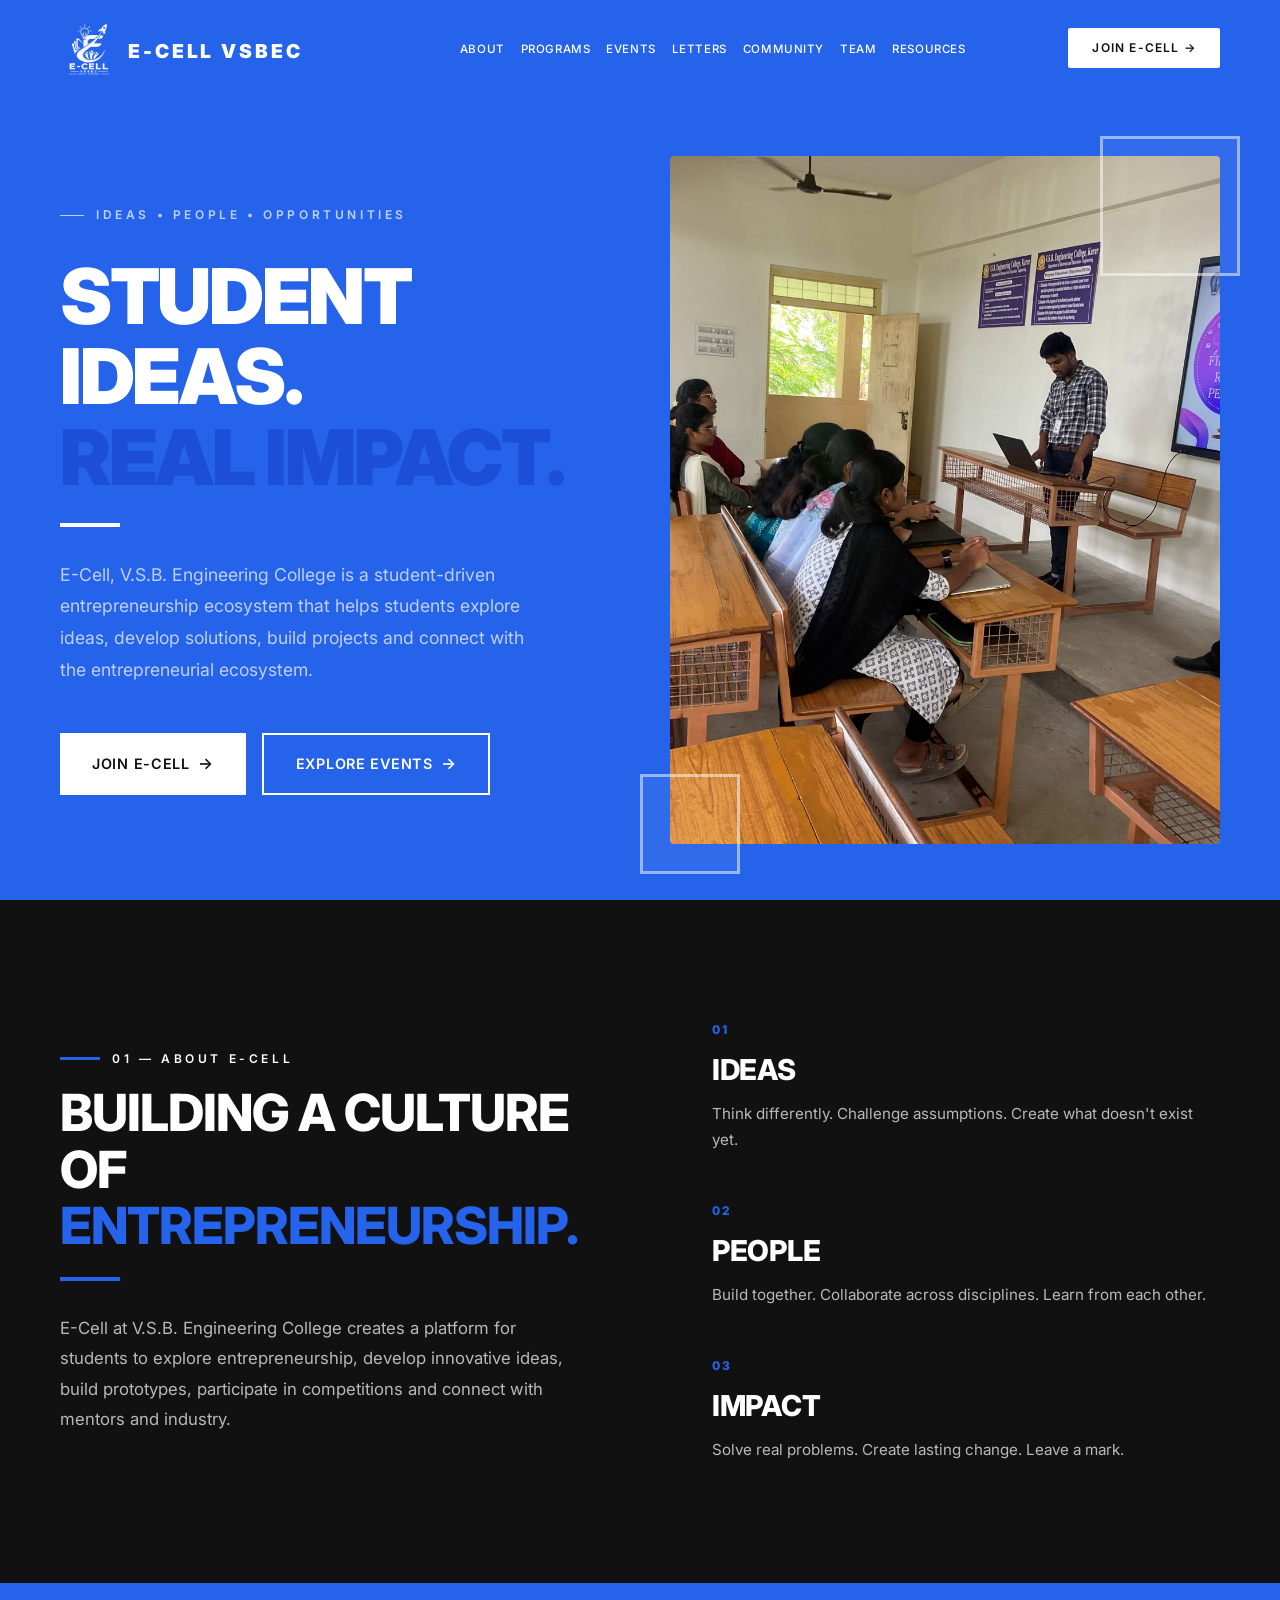
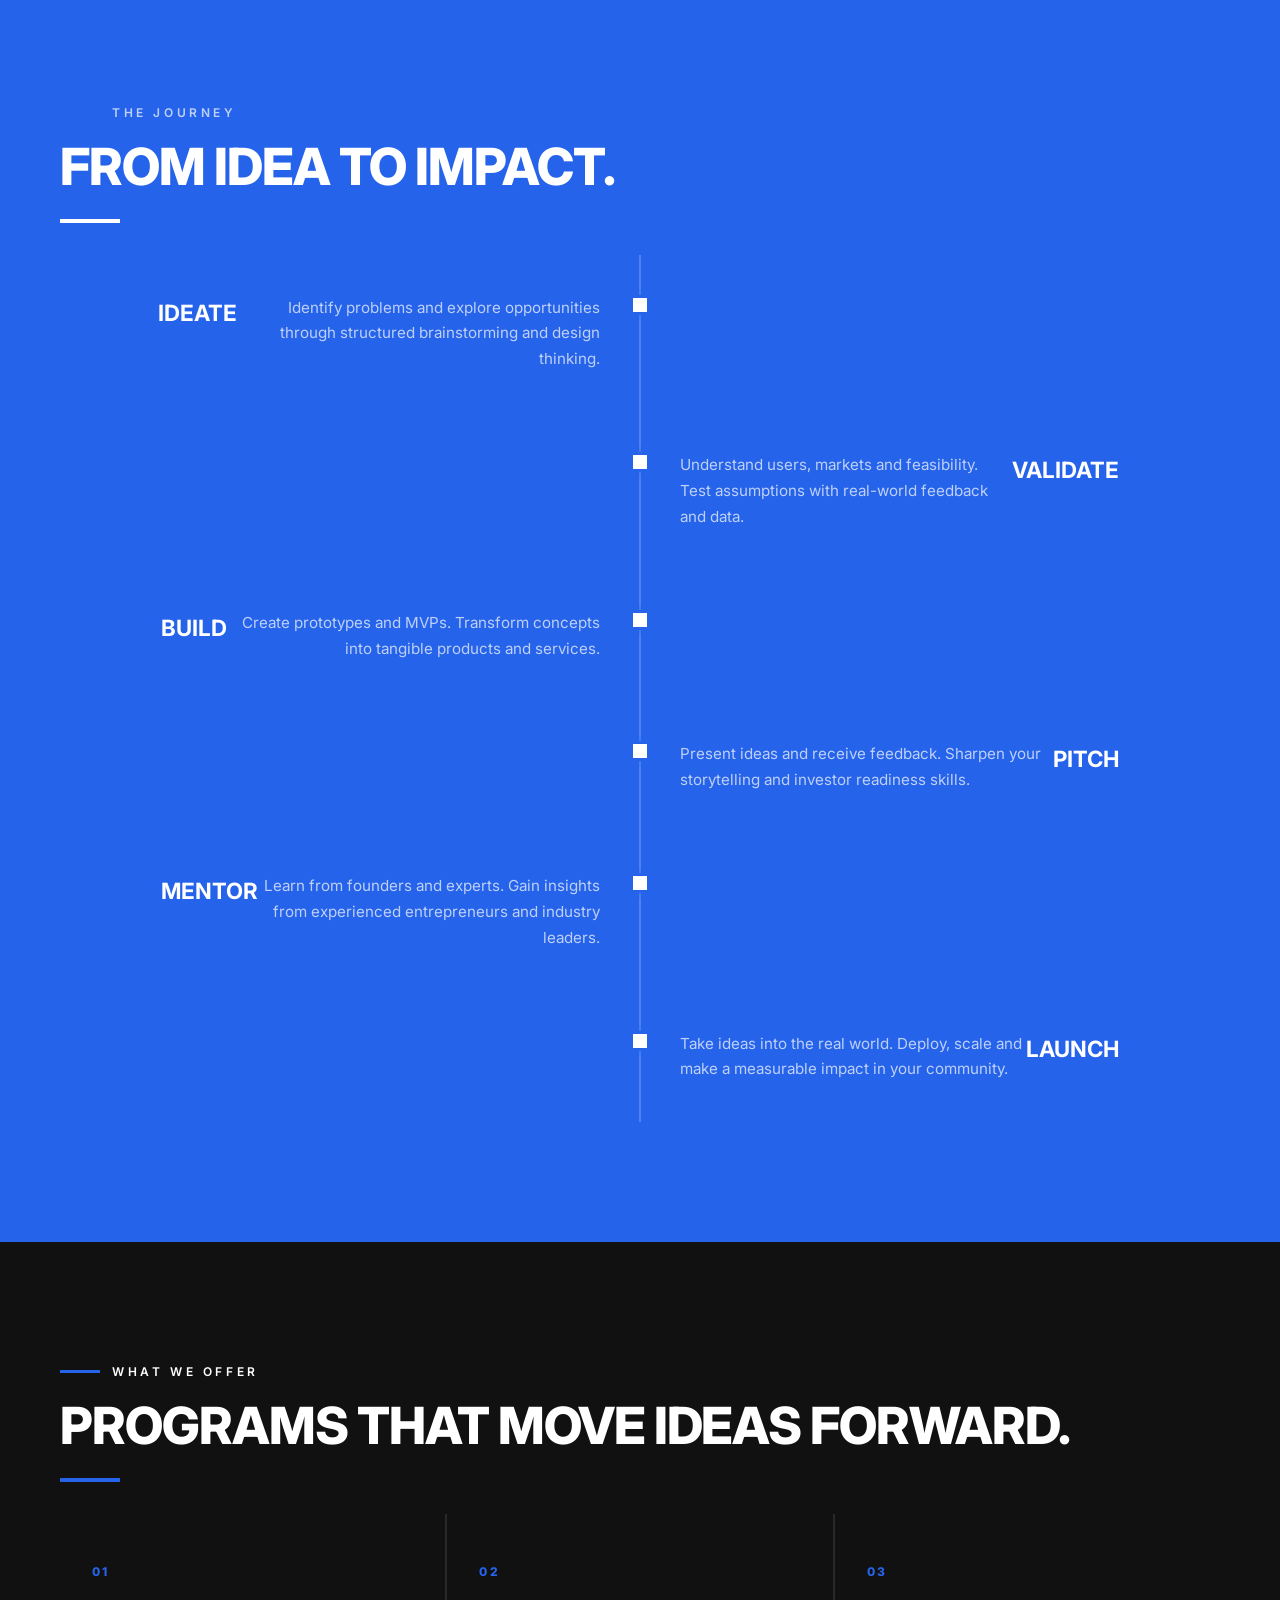
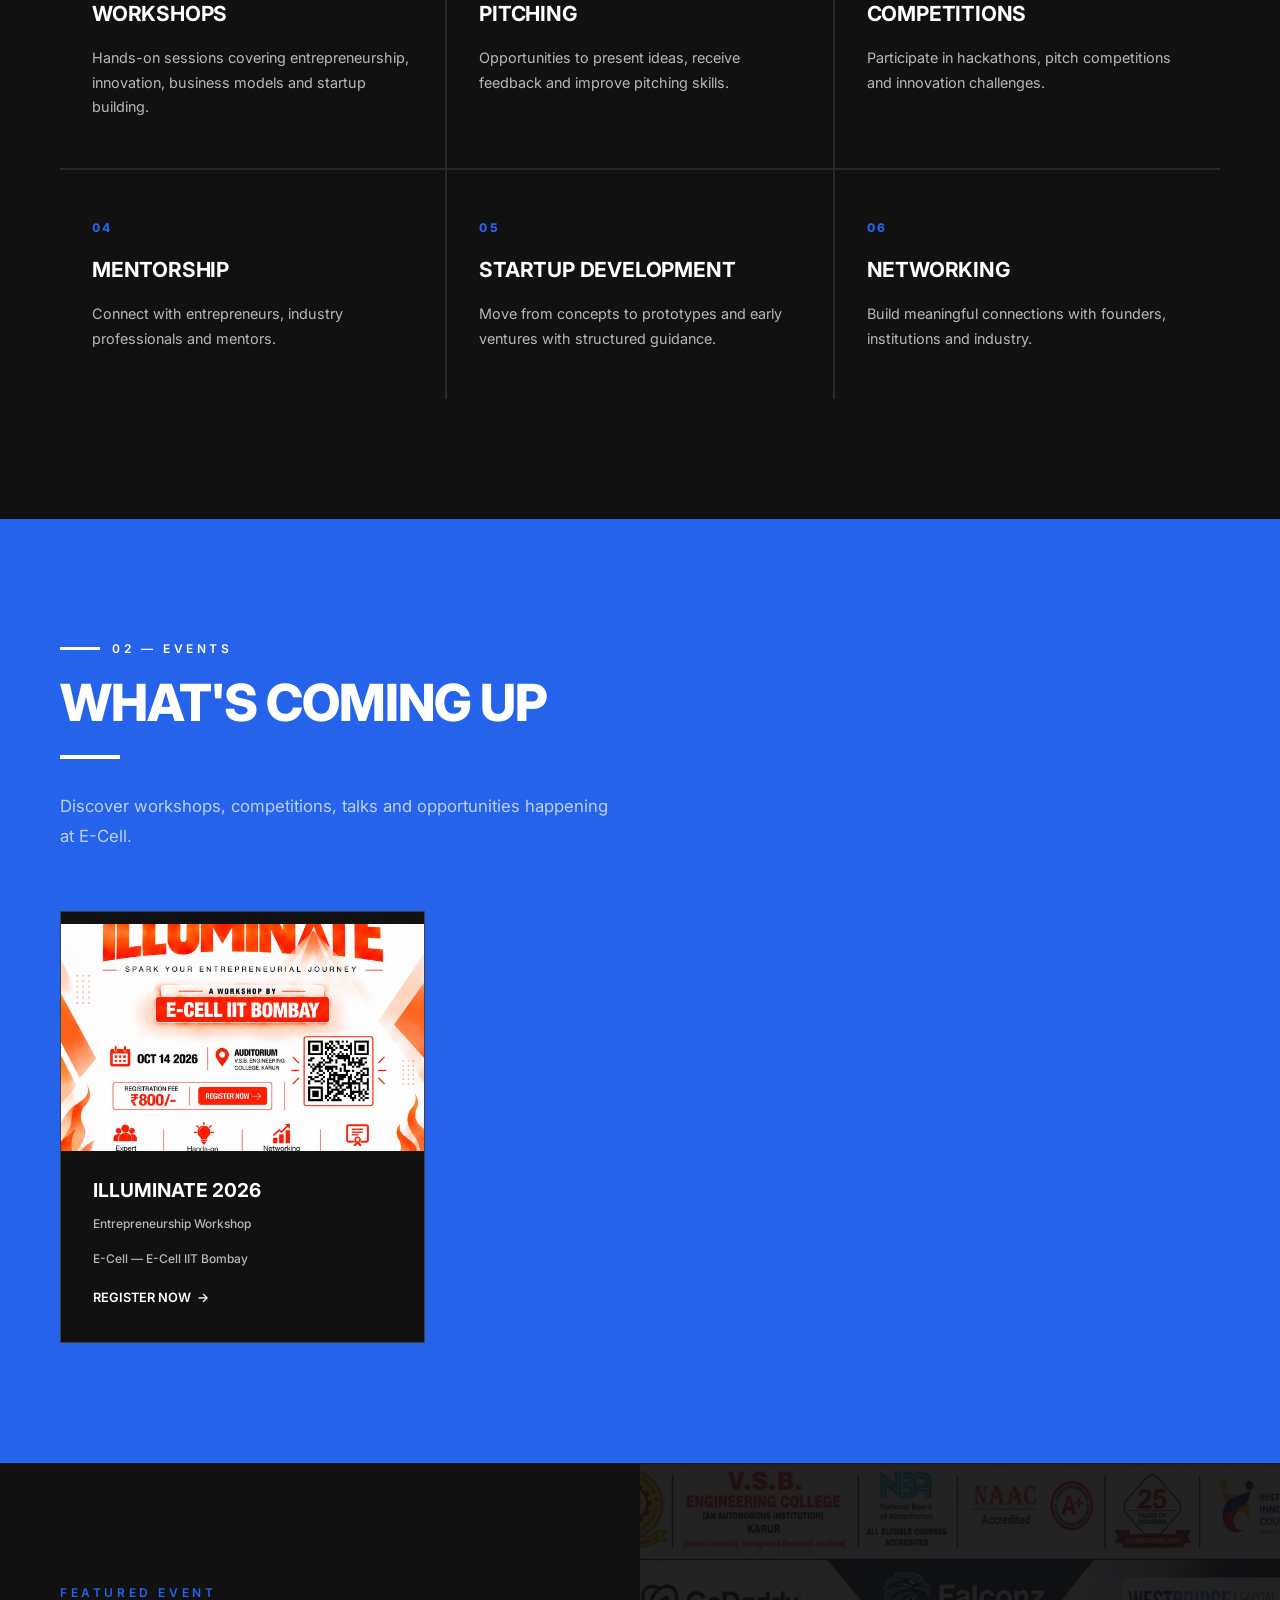
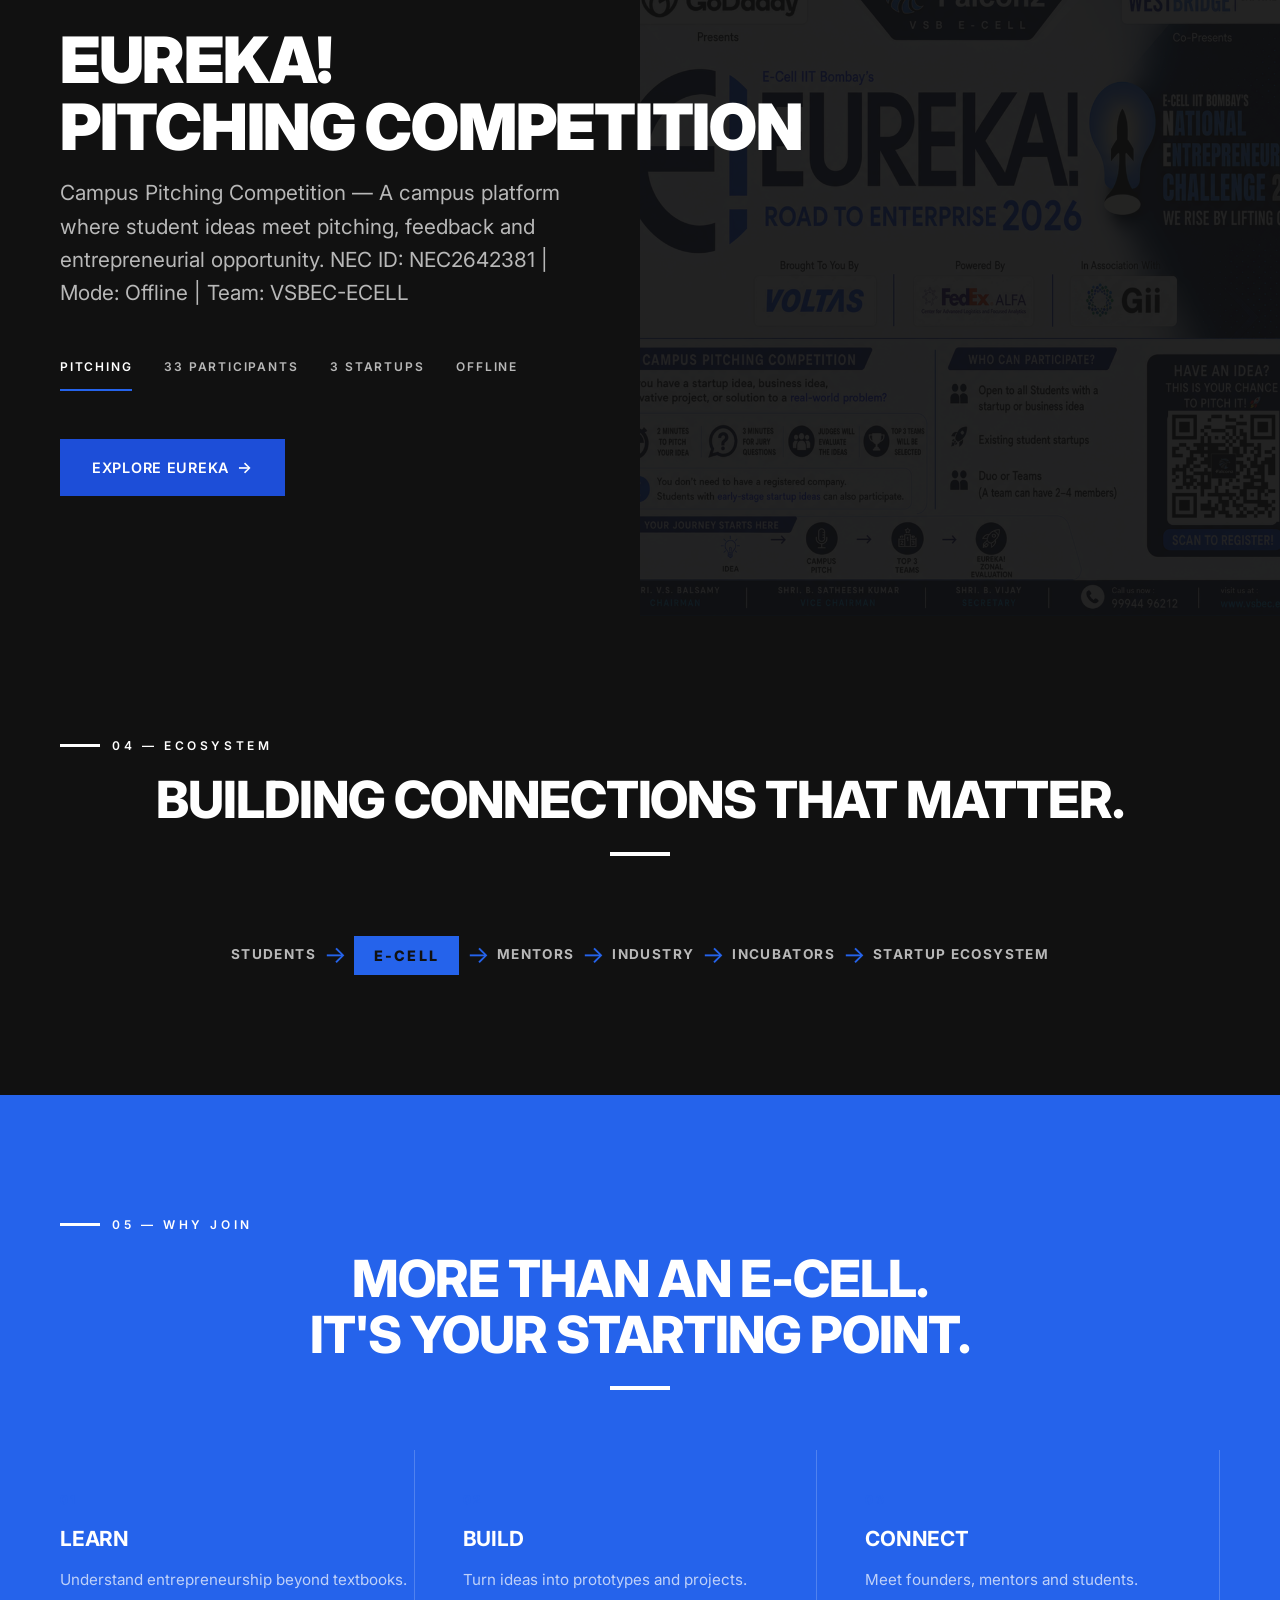
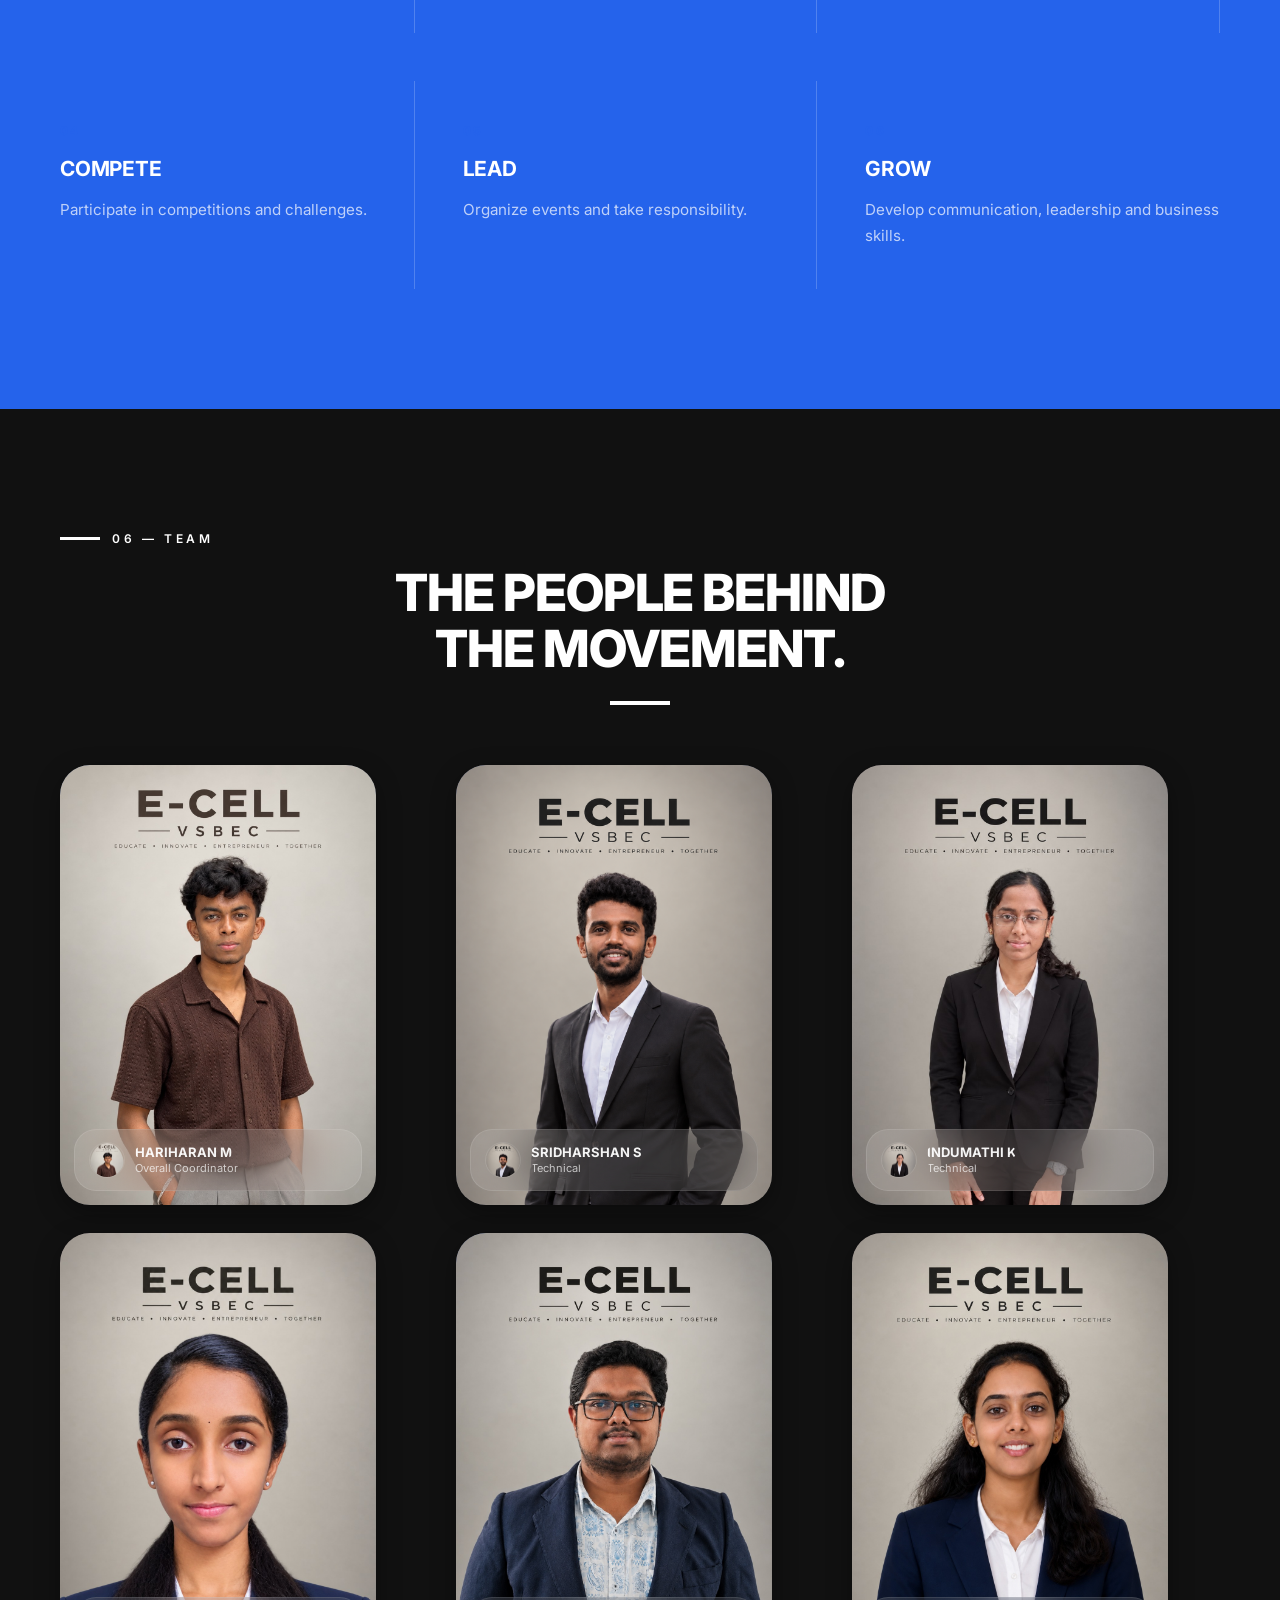
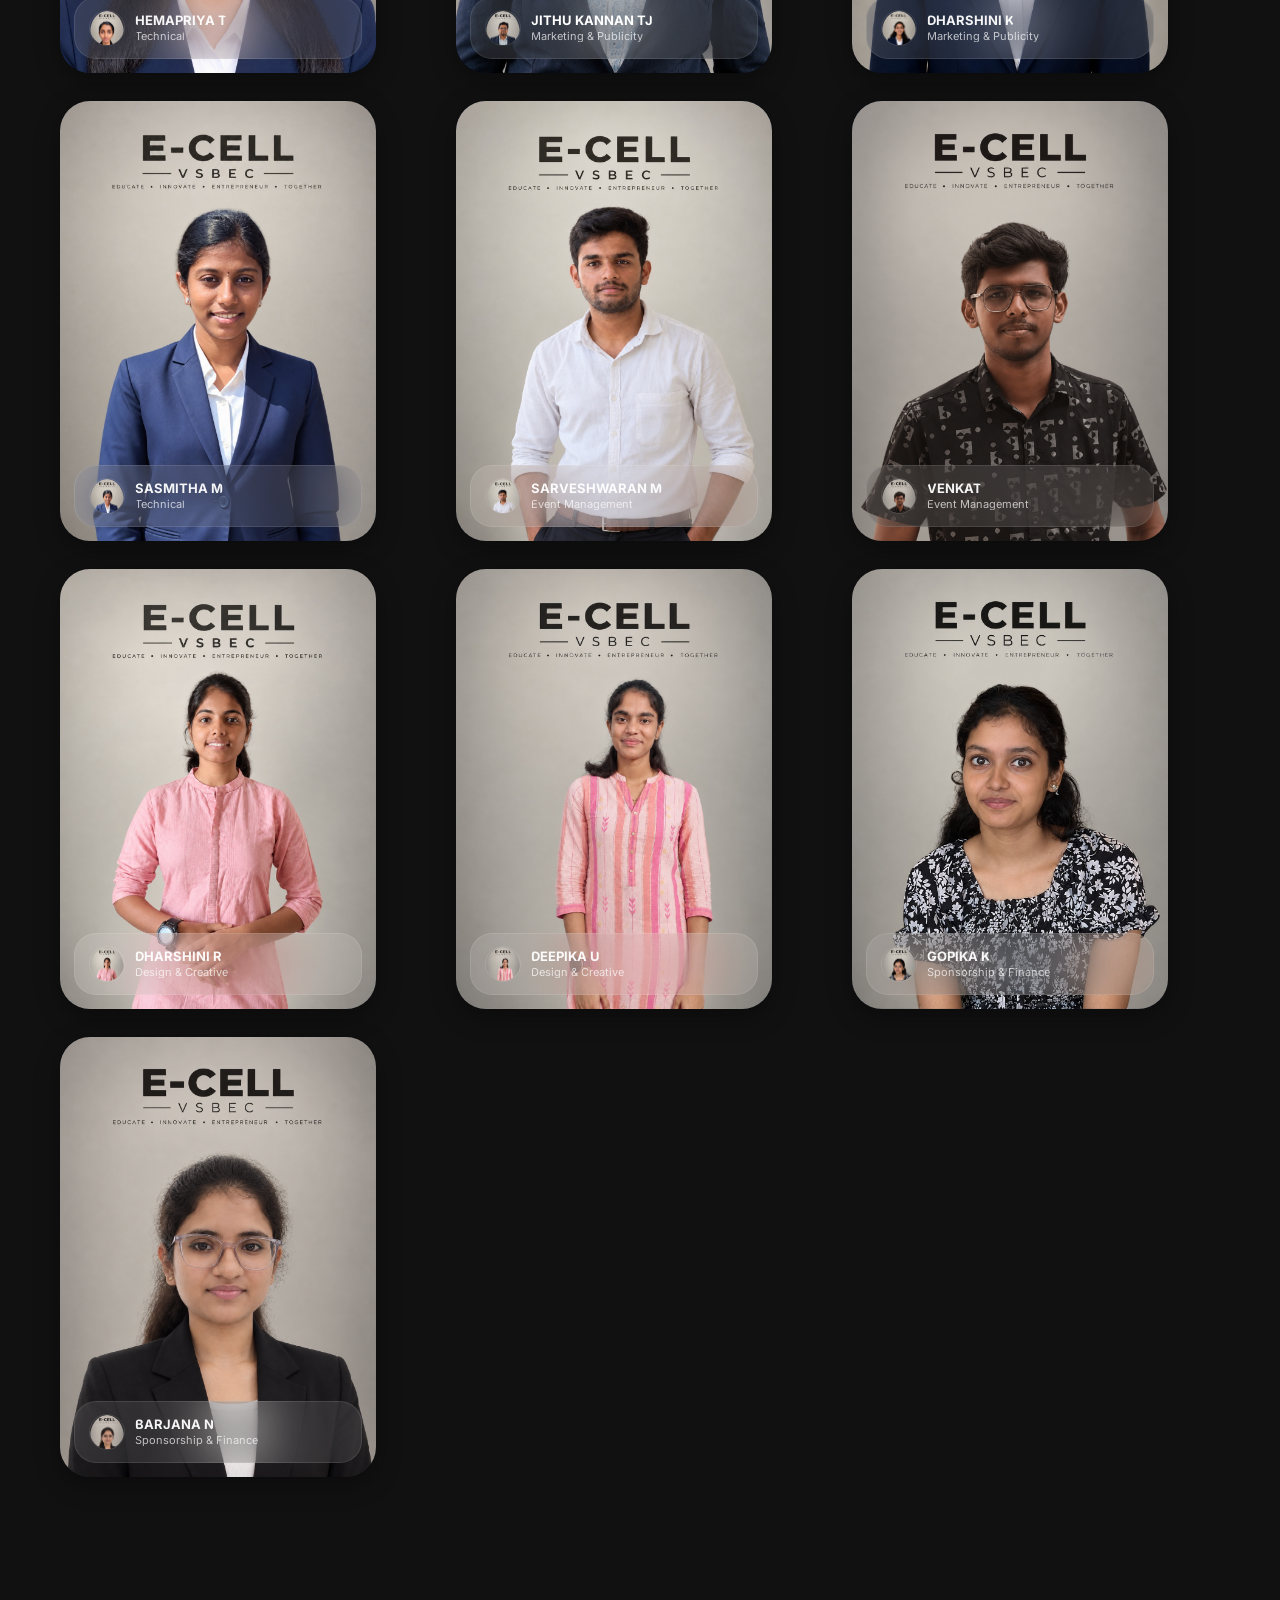
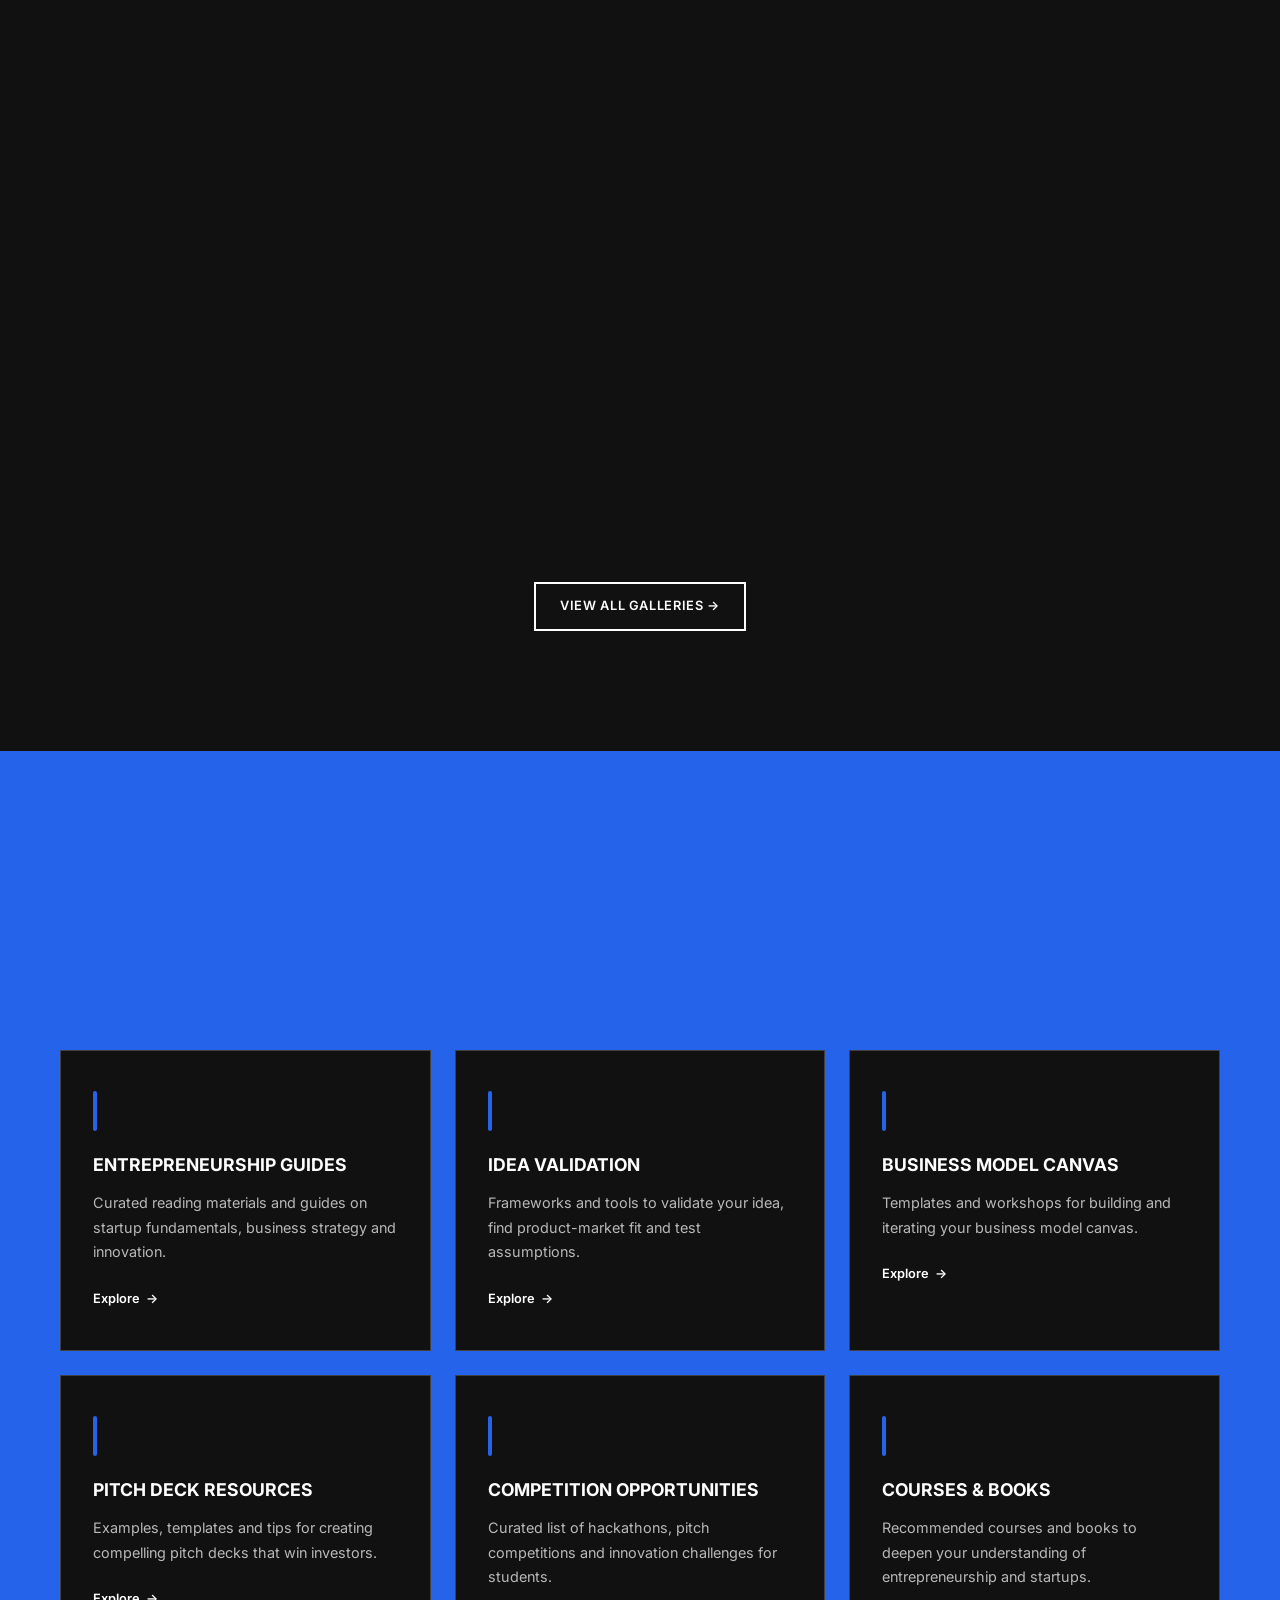
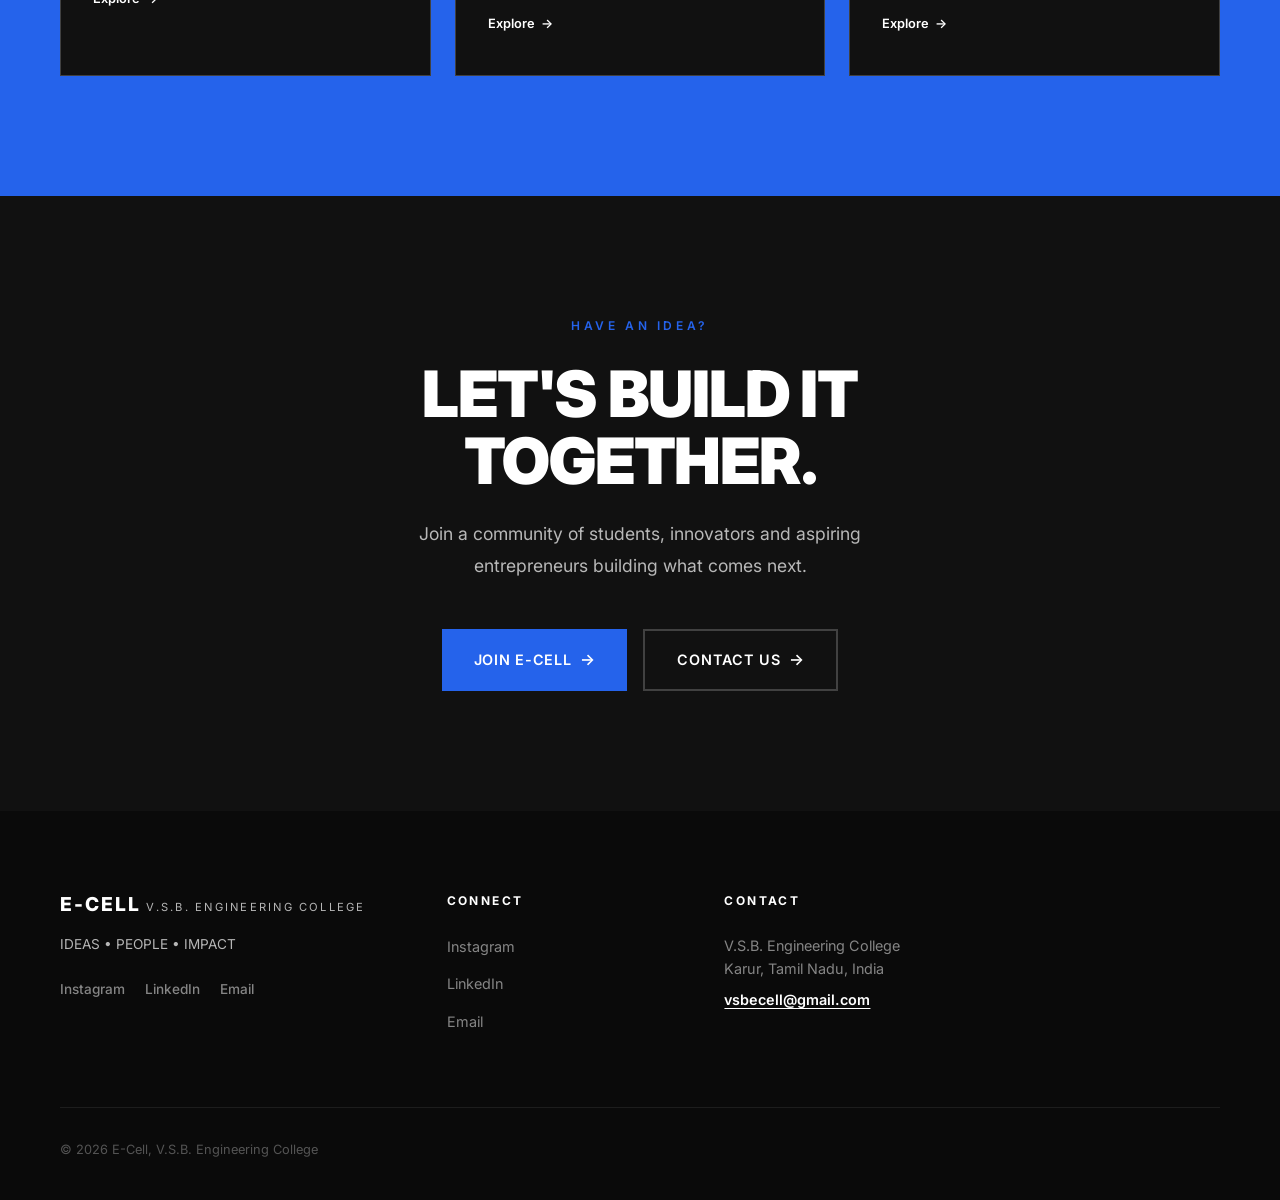
<file: index.html>
<!DOCTYPE html>
<html lang="en">
<head>
  <meta charset="UTF-8">
  <meta name="viewport" content="width=device-width, initial-scale=1.0">
  <title>E-Cell | V.S.B. Engineering College</title>
  <meta name="description" content="E-Cell, V.S.B. Engineering College &mdash; empowering students through entrepreneurship, innovation, mentorship, competitions and startup opportunities.">
  <meta name="keywords" content="E-Cell, V.S.B. Engineering College, entrepreneurship, student startup, innovation, Karur">
  <meta name="author" content="E-Cell, V.S.B. Engineering College">
  <meta property="og:title" content="E-Cell | V.S.B. Engineering College">
  <meta property="og:description" content="E-Cell, V.S.B. Engineering College &mdash; empowering students through entrepreneurship, innovation, mentorship, competitions and startup opportunities.">
  <meta property="og:type" content="website">
  <meta property="og:url" content="https://e-cell.vsb.ac.in">
  <meta property="og:image" content="images/e-cell-logo.png">
  <meta name="twitter:card" content="summary_large_image">
  <meta name="twitter:title" content="E-Cell | V.S.B. Engineering College">
  <meta name="twitter:description" content="E-Cell, V.S.B. Engineering College &mdash; empowering students through entrepreneurship, innovation, mentorship, competitions and startup opportunities.">
  <link rel="icon" type="image/png" sizes="32x32" href="images/favicon-32.png">
  <link rel="icon" type="image/png" sizes="16x16" href="images/favicon-16.png">
  <link rel="preconnect" href="https://fonts.googleapis.com">
  <link rel="preconnect" href="https://fonts.gstatic.com" crossorigin>
  <link href="https://fonts.googleapis.com/css2?family=Inter:wght@300;400;500;600;700;800;900&display=swap" rel="stylesheet">
  <link rel="stylesheet" href="css/style.css">
  <link rel="stylesheet" href="css/ProfileCard.css">
</head>
<body>
  <a href="#main-content" class="skip-link">Skip to main content</a>

  <!-- Navigation -->
  <nav class="nav" id="navbar" role="navigation" aria-label="Main navigation">
    <div class="container nav__inner">
      <a href="#" class="nav__brand" aria-label="E-Cell Home">
        <img src="images/e-cell-logo.png" alt="E-CELL" style="height: 56px; width: 56px; object-fit: contain;" loading="lazy" width="1254" height="1254">
        <small>E-CELL VSBEC</small>
      </a>
      <ul class="nav__links" id="navLinks">
        <li><a href="#home" class="active">Home</a></li>
        <li><a href="#about">About</a></li>
        <li><a href="#programs">Programs</a></li>
        <li><a href="#events">Events</a></li>
        <li><a href="letters.html">Letters</a></li>
        <li><a href="#community">Community</a></li>
        <li><a href="#team">Team</a></li>
        <li><a href="#resources">Resources</a></li>
      </ul>
      <a href="#join" class="nav__cta desktop-only" data-join-modal>JOIN E-CELL &rarr;</a>
      <button class="nav__toggle" id="navToggle" aria-label="Toggle navigation menu" aria-expanded="false">
        <span></span>
        <span></span>
        <span></span>
      </button>
    </div>
  </nav>

  <!-- Mobile Navigation -->
  <div class="nav__mobile" id="navMobile" role="dialog" aria-label="Mobile navigation">
    <a href="#home">HOME</a>
    <a href="#about">ABOUT</a>
    <a href="#programs">PROGRAMS</a>
    <a href="#events">EVENTS</a>
    <a href="letters.html">LETTERS</a>
    <a href="#community">COMMUNITY</a>
    <a href="#team">TEAM</a>
    <a href="#resources">RESOURCES</a>
    <a href="#join" class="btn btn-primary" style="margin-top: 24px;" data-join-modal>JOIN E-CELL &rarr;</a>
  </div>

  <!-- Main Content -->
  <main id="main-content">

    <!-- Hero Section -->
    <section class="hero" id="home" aria-label="Hero">
      <div class="container hero__grid">
        <div class="hero__content reveal">
          <p class="hero__label">IDEAS &bull; PEOPLE &bull; OPPORTUNITIES</p>
          <h1 class="hero__heading">
            STUDENT IDEAS.<br>
            <span class="highlight">REAL IMPACT.</span>
          </h1>
          <div class="red-line" aria-hidden="true"></div>
          <p class="hero__description">
            E-Cell, V.S.B. Engineering College is a student-driven entrepreneurship ecosystem that helps students explore ideas, develop solutions, build projects and connect with the entrepreneurial ecosystem.
          </p>
          <div class="hero__actions">
            <a href="#join" class="btn btn-primary" data-join-modal>
              JOIN E-CELL <span class="arrow" aria-hidden="true">&rarr;</span>
            </a>
            <a href="#events" class="btn btn-outline">
              EXPLORE EVENTS <span class="arrow" aria-hidden="true">&rarr;</span>
            </a>
          </div>
        </div>
        <div class="hero__visual reveal">
          <div class="hero__geometric hero__geometric--1" aria-hidden="true"></div>
          <div class="hero__geometric hero__geometric--2" aria-hidden="true"></div>
          <div class="hero__image-wrapper">
            <img src="images/team-gallery/team-01.jpg" alt="Students collaborating on entrepreneurship projects at V.S.B. Engineering College" loading="eager" width="1600" height="1200">
          </div>
        </div>
      </div>
    </section>

    <!-- About E-CELL -->
    <section class="about" id="about" aria-label="About E-Cell">
      <div class="container">
        <div class="about__content">
          <div class="about__text reveal">
            <p class="section-label">01 &mdash; ABOUT E-CELL</p>
            <h2 class="section-heading">
              BUILDING A CULTURE OF<br>
              <span>ENTREPRENEURSHIP.</span>
            </h2>
            <div class="red-line" aria-hidden="true"></div>
            <p class="section-text" style="margin-top: 24px;">
              E-Cell at V.S.B. Engineering College creates a platform for students to explore entrepreneurship, develop innovative ideas, build prototypes, participate in competitions and connect with mentors and industry.
            </p>
          </div>
          <div class="about__blocks">
            <div class="about__block reveal">
              <p class="about__block-number">01</p>
              <h3 class="about__block-title">IDEAS</h3>
              <p class="about__block-desc">Think differently. Challenge assumptions. Create what doesn't exist yet.</p>
            </div>
            <div class="about__block reveal">
              <p class="about__block-number">02</p>
              <h3 class="about__block-title">PEOPLE</h3>
              <p class="about__block-desc">Build together. Collaborate across disciplines. Learn from each other.</p>
            </div>
            <div class="about__block reveal">
              <p class="about__block-number">03</p>
              <h3 class="about__block-title">IMPACT</h3>
              <p class="about__block-desc">Solve real problems. Create lasting change. Leave a mark.</p>
            </div>
          </div>
        </div>
      </div>
    </section>

    <!-- From Idea to Impact Timeline -->
    <section class="timeline" id="journey" aria-label="Entrepreneurial Journey">
      <div class="container">
        <div class="reveal">
          <p class="section-label">THE JOURNEY</p>
          <h2 class="section-heading">FROM IDEA TO IMPACT.</h2>
          <div class="red-line" aria-hidden="true"></div>
        </div>
        <div class="timeline__container">
          <div class="timeline__line" aria-hidden="true"></div>
          <div class="timeline__steps">
            <div class="timeline__step reveal">
              <div class="timeline__dot" aria-hidden="true"></div>
              <span class="timeline__step-number">01</span>
              <h3 class="timeline__step-title">IDEATE</h3>
              <p class="timeline__step-desc">Identify problems and explore opportunities through structured brainstorming and design thinking.</p>
            </div>
            <div class="timeline__step reveal">
              <div class="timeline__dot" aria-hidden="true"></div>
              <span class="timeline__step-number">02</span>
              <h3 class="timeline__step-title">VALIDATE</h3>
              <p class="timeline__step-desc">Understand users, markets and feasibility. Test assumptions with real-world feedback and data.</p>
            </div>
            <div class="timeline__step reveal">
              <div class="timeline__dot" aria-hidden="true"></div>
              <span class="timeline__step-number">03</span>
              <h3 class="timeline__step-title">BUILD</h3>
              <p class="timeline__step-desc">Create prototypes and MVPs. Transform concepts into tangible products and services.</p>
            </div>
            <div class="timeline__step reveal">
              <div class="timeline__dot" aria-hidden="true"></div>
              <span class="timeline__step-number">04</span>
              <h3 class="timeline__step-title">PITCH</h3>
              <p class="timeline__step-desc">Present ideas and receive feedback. Sharpen your storytelling and investor readiness skills.</p>
            </div>
            <div class="timeline__step reveal">
              <div class="timeline__dot" aria-hidden="true"></div>
              <span class="timeline__step-number">05</span>
              <h3 class="timeline__step-title">MENTOR</h3>
              <p class="timeline__step-desc">Learn from founders and experts. Gain insights from experienced entrepreneurs and industry leaders.</p>
            </div>
            <div class="timeline__step reveal">
              <div class="timeline__dot" aria-hidden="true"></div>
              <span class="timeline__step-number">06</span>
              <h3 class="timeline__step-title">LAUNCH</h3>
              <p class="timeline__step-desc">Take ideas into the real world. Deploy, scale and make a measurable impact in your community.</p>
            </div>
          </div>
        </div>
      </div>
    </section>

    <!-- Programs -->
    <section class="programs" id="programs" aria-label="Programs">
      <div class="container">
        <div class="reveal">
          <p class="section-label">WHAT WE OFFER</p>
          <h2 class="section-heading">PROGRAMS THAT MOVE IDEAS FORWARD.</h2>
          <div class="red-line" aria-hidden="true"></div>
        </div>
        <div class="programs__grid">
          <div class="program-card reveal">
            <p class="program-card__number">01</p>
            <h3 class="program-card__title">WORKSHOPS</h3>
            <p class="program-card__desc">Hands-on sessions covering entrepreneurship, innovation, business models and startup building.</p>
          </div>
          <div class="program-card reveal">
            <p class="program-card__number">02</p>
            <h3 class="program-card__title">PITCHING</h3>
            <p class="program-card__desc">Opportunities to present ideas, receive feedback and improve pitching skills.</p>
          </div>
          <div class="program-card reveal">
            <p class="program-card__number">03</p>
            <h3 class="program-card__title">COMPETITIONS</h3>
            <p class="program-card__desc">Participate in hackathons, pitch competitions and innovation challenges.</p>
          </div>
          <div class="program-card reveal">
            <p class="program-card__number">04</p>
            <h3 class="program-card__title">MENTORSHIP</h3>
            <p class="program-card__desc">Connect with entrepreneurs, industry professionals and mentors.</p>
          </div>
          <div class="program-card reveal">
            <p class="program-card__number">05</p>
            <h3 class="program-card__title">STARTUP DEVELOPMENT</h3>
            <p class="program-card__desc">Move from concepts to prototypes and early ventures with structured guidance.</p>
          </div>
          <div class="program-card reveal">
            <p class="program-card__number">06</p>
            <h3 class="program-card__title">NETWORKING</h3>
            <p class="program-card__desc">Build meaningful connections with founders, institutions and industry.</p>
          </div>
        </div>
      </div>
    </section>

    <!-- Upcoming Events -->
    <section class="events" id="events" aria-label="Upcoming Events">
      <div class="container">
        <div class="events__header reveal">
          <div>
            <p class="section-label">02 &mdash; EVENTS</p>
            <h2 class="section-heading">WHAT'S COMING UP</h2>
            <div class="red-line" aria-hidden="true"></div>
            <p class="section-text" style="margin-top: 24px;">Discover workshops, competitions, talks and opportunities happening at E-Cell.</p>
          </div>
        </div>
<div class="events__grid">
           <div class="event-card reveal">
             <div class="event-card__image">
               <img src="images/illuminate-brochure.jpg" alt="ILLUMINATE 2026 Entrepreneurship Workshop" loading="lazy" width="1254" height="1254">
             </div>
             <div class="event-card__body">
               <h3 class="event-card__title">ILLUMINATE 2026</h3>
               <p class="event-card__tag">Entrepreneurship Workshop</p>
               <p class="event-card__tag">E-Cell &mdash; E-Cell IIT Bombay</p>
               <a href="illuminate.html" class="event-card__cta">REGISTER NOW <span class="arrow" aria-hidden="true">&rarr;</span></a>
             </div>
           </div>
         </div>
      </div>
    </section>

    <!-- Featured Event -->
    <section class="featured-event" id="eureka" aria-label="Featured Event">
      <img class="featured-event__image" src="images/eureka-poster.png" alt="EUREKA 2026 Pitching Competition" loading="lazy" aria-hidden="true">
      <div class="container">
        <div class="featured-event__content reveal">
          <p class="featured-event__label">FEATURED EVENT</p>
          <h2 class="featured-event__heading">
            EUREKA!<br>PITCHING COMPETITION
          </h2>
          <p class="featured-event__subheading">
            Campus Pitching Competition &mdash; A campus platform where student ideas meet pitching, feedback and entrepreneurial opportunity. NEC ID: NEC2642381 | Mode: Offline | Team: VSBEC-ECELL
          </p>
          <div class="featured-event__tags">
            <span class="featured-event__tag">PITCHING</span>
            <span class="featured-event__tag">33 PARTICIPANTS</span>
            <span class="featured-event__tag">3 STARTUPS</span>
            <span class="featured-event__tag">OFFLINE</span>
          </div>
          <a href="eureka.html" class="btn btn-red">
            EXPLORE EUREKA <span class="arrow" aria-hidden="true">&rarr;</span>
          </a>
        </div>
      </div>
    </section>


    <!-- Ecosystem -->
    <section class="ecosystem" id="community" aria-label="Ecosystem">
      <div class="container">
        <div class="reveal" style="text-align: center;">
          <p class="section-label section-label--center">04 &mdash; ECOSYSTEM</p>
          <h2 class="section-heading">BUILDING CONNECTIONS THAT MATTER.</h2>
          <div class="red-line" aria-hidden="true" style="margin-left: auto; margin-right: auto;"></div>
        </div>
        <div class="ecosystem__flow">
          <div class="ecosystem__step reveal">
            <span class="ecosystem__step-text">Students</span>
          </div>
          <span class="ecosystem__arrow" aria-hidden="true">&rarr;</span>
          <div class="ecosystem__step">
            <div class="ecosystem__step ecosystem__center">E-CELL</div>
          </div>
          <span class="ecosystem__arrow" aria-hidden="true">&rarr;</span>
          <div class="ecosystem__step reveal">
            <span class="ecosystem__step-text">Mentors</span>
          </div>
          <span class="ecosystem__arrow" aria-hidden="true">&rarr;</span>
          <div class="ecosystem__step">
            <span class="ecosystem__step-text">Industry</span>
          </div>
          <span class="ecosystem__arrow" aria-hidden="true">&rarr;</span>
          <div class="ecosystem__step">
            <span class="ecosystem__step-text">Incubators</span>
          </div>
          <span class="ecosystem__arrow" aria-hidden="true">&rarr;</span>
          <div class="ecosystem__step">
            <span class="ecosystem__step-text">Startup Ecosystem</span>
          </div>
        </div>
      </div>
    </section>

    <!-- Why Join E-CELL -->
    <section class="why-join" id="why-join" aria-label="Why Join">
      <div class="container">
        <div class="reveal" style="text-align: center;">
          <p class="section-label section-label--center">05 &mdash; WHY JOIN</p>
          <h2 class="section-heading">MORE THAN AN E-CELL.<br>IT'S YOUR STARTING POINT.</h2>
          <div class="red-line" aria-hidden="true" style="margin-left: auto; margin-right: auto;"></div>
        </div>
        <div class="why-join__grid">
          <div class="why-join__item reveal">
            <p class="why-join__number">01</p>
            <h3 class="why-join__title">LEARN</h3>
            <p class="why-join__desc">Understand entrepreneurship beyond textbooks.</p>
          </div>
          <div class="why-join__item reveal">
            <p class="why-join__number">02</p>
            <h3 class="why-join__title">BUILD</h3>
            <p class="why-join__desc">Turn ideas into prototypes and projects.</p>
          </div>
          <div class="why-join__item reveal">
            <p class="why-join__number">03</p>
            <h3 class="why-join__title">CONNECT</h3>
            <p class="why-join__desc">Meet founders, mentors and students.</p>
          </div>
          <div class="why-join__item reveal">
            <p class="why-join__number">04</p>
            <h3 class="why-join__title">COMPETE</h3>
            <p class="why-join__desc">Participate in competitions and challenges.</p>
          </div>
          <div class="why-join__item reveal">
            <p class="why-join__number">05</p>
            <h3 class="why-join__title">LEAD</h3>
            <p class="why-join__desc">Organize events and take responsibility.</p>
          </div>
          <div class="why-join__item reveal">
            <p class="why-join__number">06</p>
            <h3 class="why-join__title">GROW</h3>
            <p class="why-join__desc">Develop communication, leadership and business skills.</p>
          </div>
        </div>
      </div>
    </section>

    <!-- Team -->
    <section class="team" id="team" aria-label="Team">
      <div class="container">
        <div class="reveal" style="text-align: center;">
          <p class="section-label section-label--center">06 &mdash; TEAM</p>
          <h2 class="section-heading">THE PEOPLE BEHIND<br>THE MOVEMENT.</h2>
          <div class="red-line" aria-hidden="true" style="margin-left: auto; margin-right: auto;"></div>
        </div>
        <div class="team__grid team__grid--profile">
          <!-- HARIHARAN M -->
          <div class="pc-card-wrapper" data-name="HARIHARAN M" onclick="window.open('https://www.linkedin.com/in/hariharan-m-735715376/', '_blank')" data-enable-tilt="true" data-enable-mobile-tilt="false" style="--inner-gradient: linear-gradient(145deg,#2563EB8c 0%,#111111 100%); --behind-glow-color: rgba(37, 99, 235, 0.55); --behind-glow-size: 50%; --icon: none; --grain: none;"><div class="pc-card-shell">
              <section class="pc-card">
                <div class="pc-inside"><div class="pc-content pc-avatar-content">
                    <img class="avatar" src="images/hariharan-m.jpg" alt="HARIHARAN M avatar" loading="lazy" onerror="this.style.display='none'">
                    <div class="pc-user-info">
                      <div class="pc-user-details">
                        <div class="pc-mini-avatar"><img src="images/hariharan-m.jpg" alt="HARIHARAN M mini" loading="lazy" onerror="this.src='https://ui-avatars.com/api/?name=HARIHARAN+M&background=2563EB&color=fff&size=100'"></div>
                        <div class="pc-user-text"><div class="pc-handle">HARIHARAN M</div><div class="pc-status">Overall Coordinator</div></div>
                      </div>
                      </div></div>
                </div>
              </section>
            </div>
          </div>
          <!-- SRIDHARSHAN S -->
          <div class="pc-card-wrapper" data-name="SRIDHARSHAN S" onclick="window.open('https://www.linkedin.com/in/sridharshan-s-75a631389/', '_blank')" data-enable-tilt="true" style="--inner-gradient: linear-gradient(145deg,#2563EB8c 0%,#111111 100%); --behind-glow-color: rgba(37, 99, 235, 0.55); --behind-glow-size: 50%;"><div class="pc-card-shell">
              <section class="pc-card">
                <div class="pc-inside"><div class="pc-content pc-avatar-content">
                    <img class="avatar" src="images/sridharshan-s.jpg" alt="SRIDHARSHAN S avatar" loading="lazy" onerror="this.style.display='none'">
                    <div class="pc-user-info">
                      <div class="pc-user-details"><div class="pc-mini-avatar"><img src="images/sridharshan-s.jpg" alt="SRIDHARSHAN S mini" loading="lazy" onerror="this.src='https://ui-avatars.com/api/?name=SRIDHARSHAN+S&background=111111&color=FFFFFF&size=100&bold=true'"></div><div class="pc-user-text"><div class="pc-handle">SRIDHARSHAN S</div><div class="pc-status">Technical</div></div></div>
                      </div></div>
                </div>
              </section>
            </div>
          </div>
          <!-- INDUMATHI K -->
          <div class="pc-card-wrapper" data-name="INDUMATHI K" onclick="window.open('https://linkedin.com/in/indumathi-kathirvel-7899713ab', '_blank')" data-enable-tilt="true" style="--inner-gradient: linear-gradient(145deg,#60496e8c 0%,#71C4FF44 100%); --behind-glow-color: rgba(113, 196, 255, 0.45); --behind-glow-size: 50%;"><div class="pc-card-shell">
              <section class="pc-card">
                <div class="pc-inside"><div class="pc-content pc-avatar-content">
                    <img class="avatar" src="images/indhumathi-k.jpg" alt="INDUMATHI K avatar" loading="lazy" onerror="this.style.display='none'">
                    <div class="pc-user-info">
                      <div class="pc-user-details"><div class="pc-mini-avatar"><img src="images/indhumathi-k.jpg" alt="INDUMATHI K mini" loading="lazy" onerror="this.src='https://ui-avatars.com/api/?name=INDUMATHI+K&background=111111&color=FFFFFF&size=100&bold=true'"></div><div class="pc-user-text"><div class="pc-handle">INDUMATHI K</div><div class="pc-status">Technical</div></div></div>
                      </div></div>
                </div>
              </section>
            </div>
          </div>
          <!-- HEMAPRIYA T -->
          <div class="pc-card-wrapper" data-name="HEMAPRIYA T" onclick="window.open('https://www.linkedin.com/in/hemapriya-thiyagarajan-8725b23ab/', '_blank')" data-enable-tilt="true" style="--inner-gradient: linear-gradient(145deg,#60496e8c 0%,#71C4FF44 100%); --behind-glow-color: rgba(113, 196, 255, 0.45); --behind-glow-size: 50%;"><div class="pc-card-shell">
              <section class="pc-card">
                <div class="pc-inside"><div class="pc-content pc-avatar-content">
                    <img class="avatar" src="images/hemapriya-t.jpg?v=2" alt="HEMAPRIYA T avatar" loading="lazy" onerror="this.style.display='none'">
                    <div class="pc-user-info">
                      <div class="pc-user-details"><div class="pc-mini-avatar"><img src="images/hemapriya-t.jpg?v=2" alt="mini" loading="lazy" onerror="this.src='https://ui-avatars.com/api/?name=HEMAPRIYA+T&background=111111&color=FFFFFF&size=100&bold=true'"></div><div class="pc-user-text"><div class="pc-handle">HEMAPRIYA T</div><div class="pc-status">Technical</div></div></div>
                      </div></div>
                </div>
              </section>
            </div>
          </div>
          <!-- JITHU KANNAN TJ -->
          <div class="pc-card-wrapper" data-name="JITHU KANNAN TJ" onclick="window.open('https://www.linkedin.com/in/jithu-kannan-t-j/', '_blank')" data-enable-tilt="true" style="--inner-gradient: linear-gradient(145deg,#2563EB8c 0%,#111111 100%); --behind-glow-color: rgba(37, 99, 235, 0.55); --behind-glow-size: 50%;"><div class="pc-card-shell">
              <section class="pc-card">
                <div class="pc-inside"><div class="pc-content pc-avatar-content">
                    <img class="avatar" src="images/jithu-kannan-tj.jpg" alt="JITHU KANNAN TJ avatar" loading="lazy" onerror="this.style.display='none'">
                    <div class="pc-user-info">
                      <div class="pc-user-details"><div class="pc-mini-avatar"><img src="images/jithu-kannan-tj.jpg" alt="mini" loading="lazy" onerror="this.src='https://ui-avatars.com/api/?name=JITHU+KANNAN+TJ&background=111111&color=FFFFFF&size=100&bold=true'"></div><div class="pc-user-text"><div class="pc-handle"><a href="https://www.linkedin.com/in/jithu-kannan-t-j/" target="_blank" rel="noopener">JITHU KANNAN TJ</a></div><div class="pc-status">Marketing &amp; Publicity</div></div></div>
                      </div></div>
                </div>
              </section>
            </div>
          </div>
          <!-- DHARSHINI K -->
          <div class="pc-card-wrapper" data-name="DHARSHINI K" onclick="window.open('https://www.linkedin.com/in/dharshini-k-221056383', '_blank')" data-enable-tilt="true" style="--inner-gradient: linear-gradient(145deg,#60496e8c 0%,#71C4FF44 100%); --behind-glow-color: rgba(113, 196, 255, 0.45); --behind-glow-size: 50%;"><div class="pc-card-shell">
              <section class="pc-card">
                <div class="pc-inside"><div class="pc-content pc-avatar-content">
                    <img class="avatar" src="images/dharshini-k.jpg" alt="DHARSHINI K avatar" loading="lazy" onerror="this.style.display='none'">
                    <div class="pc-user-info">
                      <div class="pc-user-details"><div class="pc-mini-avatar"><img src="images/dharshini-k.jpg" alt="mini" loading="lazy" onerror="this.src='https://ui-avatars.com/api/?name=DHARSHINI+K&background=111111&color=FFFFFF&size=100&bold=true'"></div><div class="pc-user-text"><div class="pc-handle">DHARSHINI K</div><div class="pc-status">Marketing &amp; Publicity</div></div></div>
                      </div></div>
                </div>
              </section>
            </div>
          </div>
          <!-- SASMITHA M -->
          <div class="pc-card-wrapper" data-name="SASMITHA M" onclick="window.open('https://www.linkedin.com/in/sasmitha-m-b077563a4?utm_source=share_via&utm_content=profile&utm_medium=member_android', '_blank')" data-enable-tilt="true" style="--inner-gradient: linear-gradient(145deg,#60496e8c 0%,#71C4FF44 100%); --behind-glow-color: rgba(113, 196, 255, 0.45); --behind-glow-size: 50%;"><div class="pc-card-shell">
              <section class="pc-card">
                <div class="pc-inside"><div class="pc-content pc-avatar-content">
                    <img class="avatar" src="images/sasmitha-m.jpg" alt="SASMITHA M avatar" loading="lazy" onerror="this.style.display='none'">
                    <div class="pc-user-info">
                      <div class="pc-user-details"><div class="pc-mini-avatar"><img src="images/sasmitha-m.jpg" alt="mini" loading="lazy" onerror="this.src='https://ui-avatars.com/api/?name=SASMITHA+M&background=111111&color=FFFFFF&size=100&bold=true'"></div><div class="pc-user-text"><div class="pc-handle">SASMITHA M</div><div class="pc-status">Technical</div></div></div>
                      </div></div>
                </div>
              </section>
            </div>
          </div>
          <!-- SARVESHWARAN M -->
          <div class="pc-card-wrapper" data-name="SARVESHWARAN M" onclick="window.open('https://www.linkedin.com/in/sarveshwaran-m-9b8913351/', '_blank')" data-enable-tilt="true" style="--inner-gradient: linear-gradient(145deg,#2563EB8c 0%,#111111 100%); --behind-glow-color: rgba(37, 99, 235, 0.55); --behind-glow-size: 50%;"><div class="pc-card-shell">
              <section class="pc-card">
                <div class="pc-inside"><div class="pc-content pc-avatar-content">
                    <img class="avatar" src="images/sarveshwaran-m.jpg" alt="SARVESHWARAN M avatar" loading="lazy" onerror="this.style.display='none'">
                    <div class="pc-user-info">
                      <div class="pc-user-details"><div class="pc-mini-avatar"><img src="images/sarveshwaran-m.jpg" alt="mini" loading="lazy" onerror="this.src='https://ui-avatars.com/api/?name=SARVESHWARAN+M&background=111111&color=FFFFFF&size=100&bold=true'"></div><div class="pc-user-text"><div class="pc-handle">SARVESHWARAN M</div><div class="pc-status">Event Management</div></div></div>
                      </div></div>
                </div>
              </section>
            </div>
          </div>
          <!-- VENKAT -->
          <div class="pc-card-wrapper" data-name="VENKAT" onclick="window.open('https://www.linkedin.com/in/venkatramanan-a-464322336/', '_blank')" data-enable-tilt="true" style="--inner-gradient: linear-gradient(145deg,#2563EB8c 0%,#111111 100%); --behind-glow-color: rgba(37, 99, 235, 0.45); --behind-glow-size: 50%;"><div class="pc-card-shell">
              <section class="pc-card">
                <div class="pc-inside"><div class="pc-content pc-avatar-content">
                    <img class="avatar" src="images/venkat.jpg" alt="VENKAT avatar" loading="lazy" onerror="this.style.display='none'">
                    <div class="pc-user-info">
                      <div class="pc-user-details"><div class="pc-mini-avatar"><img src="images/venkat.jpg" alt="VENKAT mini" loading="lazy" onerror="this.src='https://ui-avatars.com/api/?name=VENKAT&background=111111&color=FFFFFF&size=100&bold=true'"></div><div class="pc-user-text"><div class="pc-handle">VENKAT</div><div class="pc-status">Event Management</div></div></div>
                      </div></div>
                </div>
              </section>
            </div>
          </div>
          <!-- DHARSHINI R -->
          <div class="pc-card-wrapper" data-name="DHARSHINI R" onclick="window.open('https://www.linkedin.com/in/dharshini-ramasamy-7b4964326', '_blank')" data-enable-tilt="true" style="--inner-gradient: linear-gradient(145deg,#60496e8c 0%,#71C4FF44 100%); --behind-glow-color: rgba(113, 196, 255, 0.45); --behind-glow-size: 50%;"><div class="pc-card-shell">
              <section class="pc-card">
                <div class="pc-inside"><div class="pc-content pc-avatar-content">
                    <img class="avatar" src="images/dharshini-r.jpg" alt="DHARSHINI R avatar" loading="lazy" onerror="this.style.display='none'">
                    <div class="pc-user-info">
                      <div class="pc-user-details"><div class="pc-mini-avatar"><img src="images/dharshini-r.jpg" alt="mini" loading="lazy" onerror="this.src='https://ui-avatars.com/api/?name=DHARSHINI+R&background=111111&color=FFFFFF&size=100&bold=true'"></div><div class="pc-user-text"><div class="pc-handle">DHARSHINI R</div><div class="pc-status">Design &amp; Creative</div></div></div>
                      </div></div>
                </div>
              </section>
            </div>
          </div>
          <!-- DEEPIKA U -->
          <div class="pc-card-wrapper" data-name="DEEPIKA U" onclick="window.open('https://www.linkedin.com/in/deepika-u-aa86a23ab', '_blank')" data-enable-tilt="true" style="--inner-gradient: linear-gradient(145deg,#60496e8c 0%,#71C4FF44 100%); --behind-glow-color: rgba(113, 196, 255, 0.45); --behind-glow-size: 50%;"><div class="pc-card-shell">
              <section class="pc-card">
                <div class="pc-inside"><div class="pc-content pc-avatar-content">
                    <img class="avatar" src="images/deepika-u.jpg" alt="DEEPIKA U avatar" loading="lazy" onerror="this.style.display='none'">
                    <div class="pc-user-info">
                      <div class="pc-user-details"><div class="pc-mini-avatar"><img src="images/deepika-u.jpg" alt="mini" loading="lazy" onerror="this.src='https://ui-avatars.com/api/?name=DEEPIKA+U&background=111111&color=FFFFFF&size=100&bold=true'"></div><div class="pc-user-text"><div class="pc-handle">DEEPIKA U</div><div class="pc-status">Design &amp; Creative</div></div></div>
                      </div></div>
                </div>
              </section>
            </div>
          </div>
          <!-- GOPIKA K -->
          <div class="pc-card-wrapper" data-name="GOPIKA K" onclick="window.open('https://www.linkedin.com/in/gopika-k-a455b9401/', '_blank')" data-enable-tilt="true" style="--inner-gradient: linear-gradient(145deg,#60496e8c 0%,#71C4FF44 100%); --behind-glow-color: rgba(113, 196, 255, 0.45); --behind-glow-size: 50%;"><div class="pc-card-shell">
              <section class="pc-card">
                <div class="pc-inside"><div class="pc-content pc-avatar-content">
                    <img class="avatar" src="images/gopika-k.jpg" alt="GOPIKA K avatar" loading="lazy" onerror="this.style.display='none'">
                    <div class="pc-user-info">
                      <div class="pc-user-details"><div class="pc-mini-avatar"><img src="images/gopika-k.jpg" alt="mini" loading="lazy" onerror="this.src='https://ui-avatars.com/api/?name=GOPIKA+K&background=111111&color=FFFFFF&size=100&bold=true'"></div><div class="pc-user-text"><div class="pc-handle">GOPIKA K</div><div class="pc-status">Sponsorship &amp; Finance</div></div></div>
                      </div></div>
                </div>
              </section>
            </div>
          </div>
          <!-- BARJANA N -->
          <div class="pc-card-wrapper" data-name="BARJANA N" onclick="window.open('https://www.linkedin.com/in/barjana-nasar-154659386', '_blank')" data-enable-tilt="true" style="--inner-gradient: linear-gradient(145deg,#60496e8c 0%,#71C4FF44 100%); --behind-glow-color: rgba(113, 196, 255, 0.45); --behind-glow-size: 50%;"><div class="pc-card-shell">
              <section class="pc-card">
                <div class="pc-inside"><div class="pc-content pc-avatar-content">
                    <img class="avatar" src="images/barjana-n.jpg" alt="BARJANA N avatar" loading="lazy" onerror="this.style.display='none'">
                    <div class="pc-user-info">
                      <div class="pc-user-details"><div class="pc-mini-avatar"><img src="images/barjana-n.jpg" alt="mini" loading="lazy" onerror="this.src='https://ui-avatars.com/api/?name=BARJANA+N&background=111111&color=FFFFFF&size=100&bold=true'"></div><div class="pc-user-text"><div class="pc-handle">BARJANA N</div><div class="pc-status">Sponsorship &amp; Finance</div></div></div>
                      </div></div>
                </div>
              </section>
            </div>
          </div>
        </div>
      </div>
    </section>

    <!-- Gallery -->
    <section class="gallery" id="gallery" aria-label="Gallery">
      <div class="container">
        <div class="reveal">
          <p class="section-label">07 &mdash; MOMENTS</p>
          <h2 class="section-heading">MOMENTS THAT MOVE US.</h2>
          <div class="red-line" aria-hidden="true"></div>
        </div>
        <div class="gallery__grid">
          <a href="gallery.html#pitching" class="gallery__item reveal" aria-label="Open Pitching gallery">
            <img src="images/eureka-gallery/eureka-11.jpg" alt="Eureka pitching event" loading="lazy" width="400" height="400">
            <div class="gallery__item-overlay"><span class="gallery__item-label">Pitching &rarr;</span></div>
          </a>
          <a href="gallery.html#team" class="gallery__item reveal" aria-label="Open Team gallery">
            <img src="images/team-gallery/team-01.jpg" alt="Team photo" loading="lazy" width="400" height="600">
            <div class="gallery__item-overlay"><span class="gallery__item-label">Team &rarr;</span></div>
          </a>
        </div>
        <div style="text-align:center;margin-top:20px"><a href="gallery.html" class="btn btn-outline btn--sm">VIEW ALL GALLERIES &rarr;</a></div>
      </div>
    </section>

    <!-- Resources -->
    <section class="resources" id="resources" aria-label="Resources">
      <div class="container">
        <div class="reveal">
          <p class="section-label">09 &mdash; TOOLS</p>
          <h2 class="section-heading">LEARN. BUILD. GROW.</h2>
          <div class="red-line" aria-hidden="true"></div>
        </div>
        <div class="resources__grid">
          <div class="resource-card reveal">
            <div class="resource-card__icon" aria-hidden="true"></div>
            <h3 class="resource-card__title">ENTREPRENEURSHIP GUIDES</h3>
            <p class="resource-card__desc">Curated reading materials and guides on startup fundamentals, business strategy and innovation.</p>
            <a href="#" class="resource-card__cta" data-soon-modal>Explore <span class="arrow" aria-hidden="true">&rarr;</span></a>
          </div>
          <div class="resource-card reveal">
            <div class="resource-card__icon" aria-hidden="true"></div>
            <h3 class="resource-card__title">IDEA VALIDATION</h3>
            <p class="resource-card__desc">Frameworks and tools to validate your idea, find product-market fit and test assumptions.</p>
            <a href="#" class="resource-card__cta" data-soon-modal>Explore <span class="arrow" aria-hidden="true">&rarr;</span></a>
          </div>
          <div class="resource-card reveal">
            <div class="resource-card__icon" aria-hidden="true"></div>
            <h3 class="resource-card__title">BUSINESS MODEL CANVAS</h3>
            <p class="resource-card__desc">Templates and workshops for building and iterating your business model canvas.</p>
            <a href="#" class="resource-card__cta" data-soon-modal>Explore <span class="arrow" aria-hidden="true">&rarr;</span></a>
          </div>
          <div class="resource-card reveal">
            <div class="resource-card__icon" aria-hidden="true"></div>
            <h3 class="resource-card__title">PITCH DECK RESOURCES</h3>
            <p class="resource-card__desc">Examples, templates and tips for creating compelling pitch decks that win investors.</p>
            <a href="#" class="resource-card__cta" data-soon-modal>Explore <span class="arrow" aria-hidden="true">&rarr;</span></a>
          </div>
          <div class="resource-card reveal">
            <div class="resource-card__icon" aria-hidden="true"></div>
            <h3 class="resource-card__title">COMPETITION OPPORTUNITIES</h3>
            <p class="resource-card__desc">Curated list of hackathons, pitch competitions and innovation challenges for students.</p>
            <a href="#" class="resource-card__cta" data-soon-modal>Explore <span class="arrow" aria-hidden="true">&rarr;</span></a>
          </div>
          <div class="resource-card reveal">
            <div class="resource-card__icon" aria-hidden="true"></div>
            <h3 class="resource-card__title">COURSES & BOOKS</h3>
            <p class="resource-card__desc">Recommended courses and books to deepen your understanding of entrepreneurship and startups.</p>
            <a href="#" class="resource-card__cta" data-soon-modal>Explore <span class="arrow" aria-hidden="true">&rarr;</span></a>
          </div>
        </div>
      </div>
    </section>

    <!-- Final CTA -->
    <section class="final-cta" id="join" aria-label="Final Call to Action">
      <div class="container">
        <div class="reveal">
          <p class="final-cta__label">HAVE AN IDEA?</p>
          <h2 class="final-cta__heading">LET'S BUILD IT<br>TOGETHER.</h2>
          <p class="final-cta__text">
            Join a community of students, innovators and aspiring entrepreneurs building what comes next.
          </p>
          <div class="final-cta__actions">
            <a href="#" class="btn btn-primary" data-join-modal>
              JOIN E-CELL <span class="arrow" aria-hidden="true">&rarr;</span>
            </a>
            <a href="mailto:vsbecell@gmail.com" class="btn btn-outline" data-contact-modal aria-label="Contact us by email at vsbecell@gmail.com">
              CONTACT US <span class="arrow" aria-hidden="true">&rarr;</span>
            </a>
          </div>
        </div>
      </div>
    </section>

  </main>

  <!-- Footer -->
  <footer class="footer" id="contact" role="contentinfo">
    <div class="container">
      <div class="footer__grid">
        <div class="footer__brand-area">
          <p class="footer__brand">
            E-CELL
            <small>V.S.B. ENGINEERING COLLEGE</small>
          </p>
          <p class="footer__tagline">IDEAS &bull; PEOPLE &bull; IMPACT</p>
          <div class="footer__socials">
            <a href="https://www.instagram.com/ecell_vsbec/" target="_blank" rel="noopener" aria-label="Instagram">Instagram</a>
            <a href="https://www.linkedin.com/company/vsbec-e-cell/" target="_blank" rel="noopener" aria-label="LinkedIn">LinkedIn</a>
            <a href="mailto:vsbecell@gmail.com" aria-label="Email">Email</a>
          </div>
        </div>
        <div>
          <h4 class="footer__heading">CONNECT</h4>
          <ul class="footer__links">
            <li><a href="https://www.instagram.com/ecell_vsbec/" target="_blank" rel="noopener">Instagram</a></li>
            <li><a href="https://www.linkedin.com/company/vsbec-e-cell/" target="_blank" rel="noopener">LinkedIn</a></li>
            <li><a href="mailto:vsbecell@gmail.com">Email</a></li>
          </ul>
        </div>
        <div>
          <h4 class="footer__heading">CONTACT</h4>
          <p class="footer__contact-item">
            V.S.B. Engineering College<br>
            Karur, Tamil Nadu, India
          </p>
          <p class="footer__contact-item">
            <a href="mailto:vsbecell@gmail.com?subject=Hello%20E-Cell%20VSBEC" aria-label="Email us at vsbecell@gmail.com">vsbecell@gmail.com</a>
          </p>
        </div>
      </div>
      <div class="footer__bottom">
        <p class="footer__copyright">&copy; 2026 E-Cell, V.S.B. Engineering College</p>
      </div>
    </div>
  </footer>

  <!-- Join / Roles-full Modal -->
  <div class="join-modal" id="joinModal" role="dialog" aria-modal="true" aria-labelledby="joinModalTitle" aria-hidden="true">
    <div class="join-modal__card">
      <button class="join-modal__close" id="joinModalClose" aria-label="Close">&times;</button>
      <p class="section-label" style="justify-content:center">RECRUITMENT</p>
      <h3 id="joinModalTitle">ALL ROLES ARE FULL.</h3>
      <div class="red-line" aria-hidden="true" style="margin:14px auto"></div>
      <p class="join-modal__text">Recruitment for this cycle is closed &mdash; every role has been filled. Reach out and we&rsquo;ll notify you when applications reopen.</p>
      <div class="join-modal__actions">
        <button class="btn btn-primary" id="joinModalOk" type="button">GOT IT</button>
        <a href="mailto:vsbecell@gmail.com" class="btn btn-outline" id="joinModalContact" data-contact-modal aria-label="Contact us by email at vsbecell@gmail.com">CONTACT US</a>
      </div>
    </div>
  </div>

  <!-- Contact Modal -->
  <div class="contact-modal" id="contactModal" role="dialog" aria-modal="true" aria-labelledby="contactModalTitle" aria-hidden="true">
    <div class="contact-modal__card">
      <button class="contact-modal__close" id="contactModalClose" type="button" aria-label="Close">&times;</button>
      <p class="section-label" style="justify-content:center">CONTACT US</p>
      <h3 id="contactModalTitle">SEND US A QUERY.</h3>
      <div class="red-line" aria-hidden="true" style="margin:14px auto"></div>
      <p class="contact-modal__text">
        Write your query below &mdash; it opens in your browser with our address
        <strong>vsbecell@gmail.com</strong> already filled in.
      </p>

      <div class="contact-form">
        <label class="contact-field">
          <span class="contact-field__label">YOUR NAME</span>
          <input type="text" id="contactName" autocomplete="name" placeholder="Your name" />
        </label>
        <label class="contact-field">
          <span class="contact-field__label">YOUR EMAIL</span>
          <input type="email" id="contactEmail" autocomplete="email" placeholder="you@example.com" />
        </label>
        <label class="contact-field">
          <span class="contact-field__label">YOUR QUERY</span>
          <textarea id="contactMessage" rows="4" placeholder="What would you like to ask us?"></textarea>
        </label>
      </div>

      <div class="contact-modal__actions">
        <a class="btn btn-primary" id="contactGmail" href="https://mail.google.com/mail/?view=cm&amp;fs=1&amp;to=vsbecell@gmail.com" target="_blank" rel="noopener">
          OPEN IN BROWSER <span class="arrow" aria-hidden="true">&rarr;</span>
        </a>
        <button class="btn btn-outline" id="contactMailApp" type="button">
          OPEN MAIL APP
        </button>
      </div>
      <button class="contact-copy" id="contactCopy" type="button">or copy our email address</button>
      <p class="contact-status" id="contactStatus" role="status" aria-live="polite"></p>
    </div>
  </div>

  <!-- Coming Soon Modal -->
  <div class="soon-modal" id="soonModal" role="dialog" aria-modal="true" aria-labelledby="soonModalTitle" aria-hidden="true">
    <div class="soon-modal__card">
      <button class="soon-modal__close" id="soonModalClose" type="button" aria-label="Close">&times;</button>
      <p class="section-label" style="justify-content:center">COMING SOON</p>
      <h3 id="soonModalTitle">RESOURCES ARE ON THE WAY.</h3>
      <div class="red-line" aria-hidden="true" style="margin:14px auto"></div>
      <p class="soon-modal__text" id="soonModalText">
        We&rsquo;re putting these resources together now. They&rsquo;ll be live here soon &mdash; bookmark this page in the meantime.
      </p>
      <div class="soon-modal__actions">
        <button class="btn btn-primary" id="soonModalOk" type="button">GOT IT</button>
        <a href="mailto:vsbecell@gmail.com?subject=E-Cell%20Resources" class="btn btn-outline" data-contact-modal>REQUEST A RESOURCE</a>
      </div>
    </div>
  </div>

  <script src="js/script.js"></script>
  <script src="js/ProfileCard.js"></script>
</body>
</html>
</file>
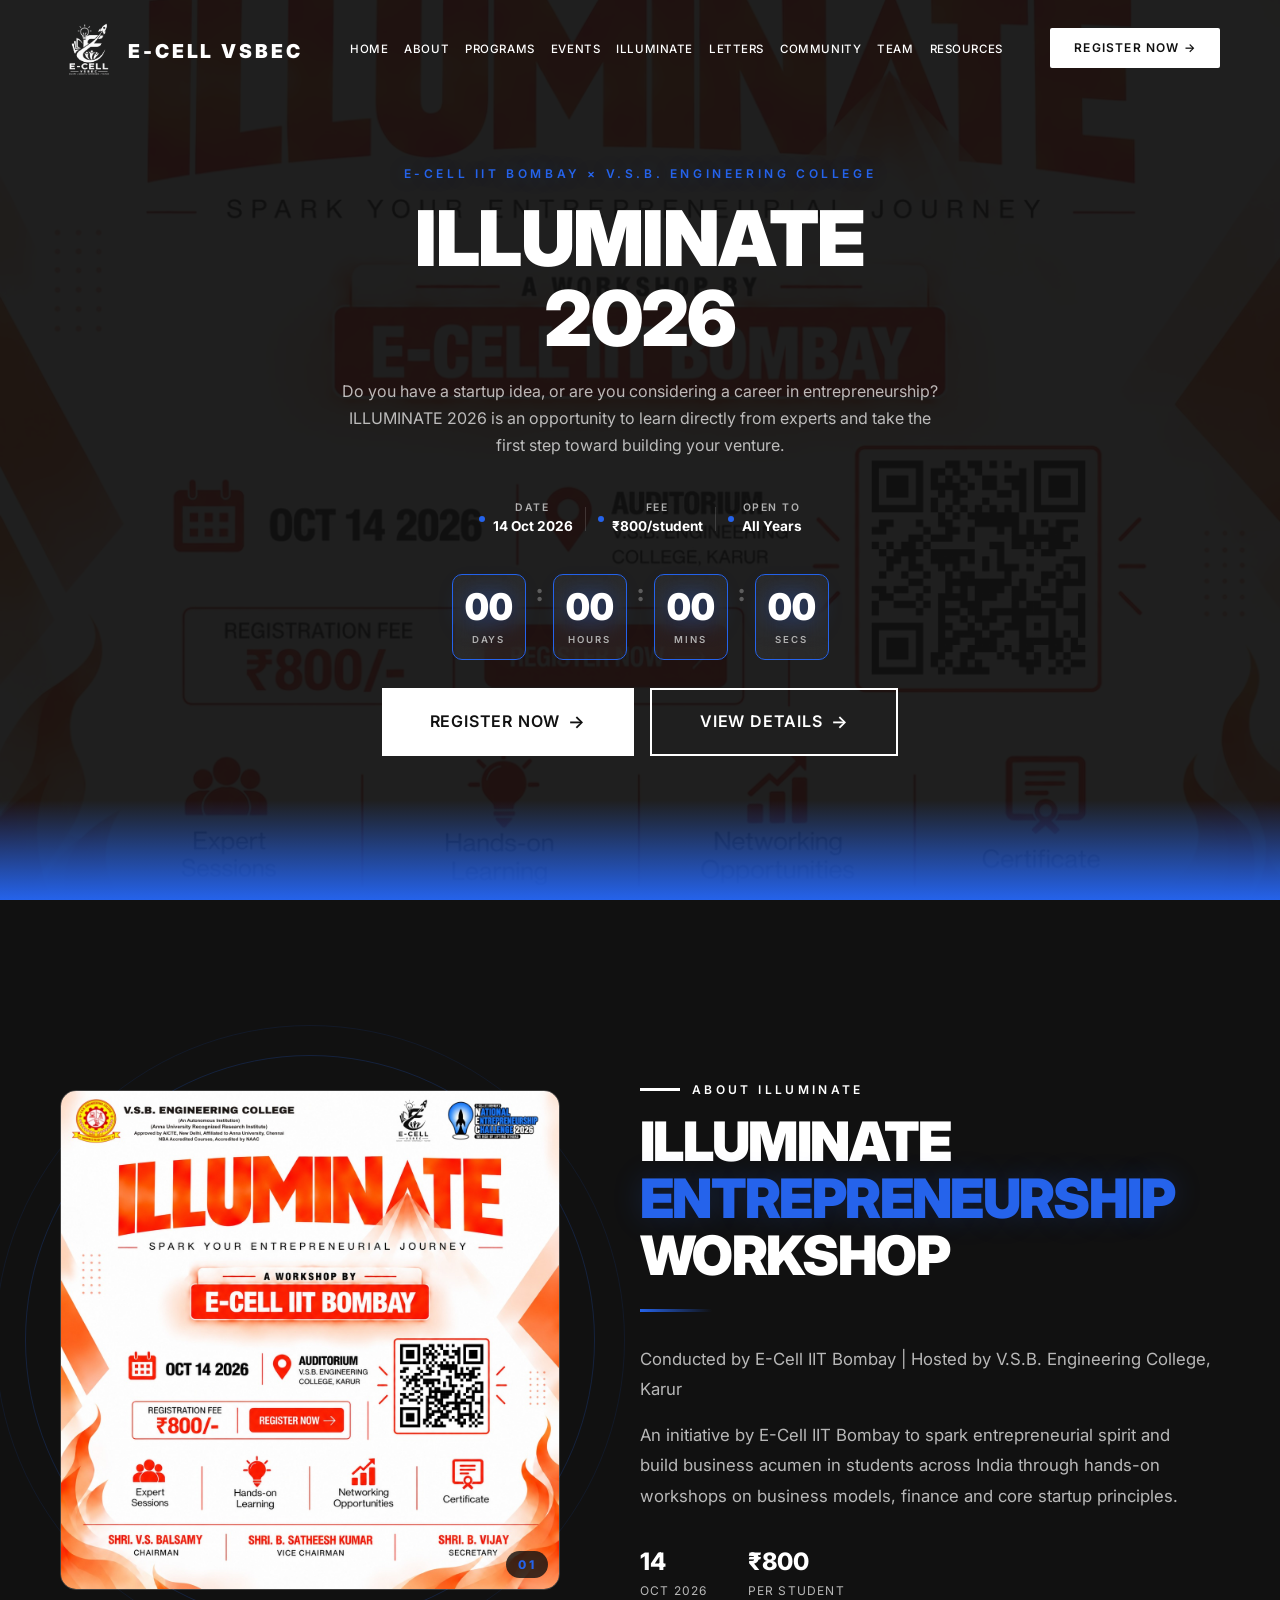
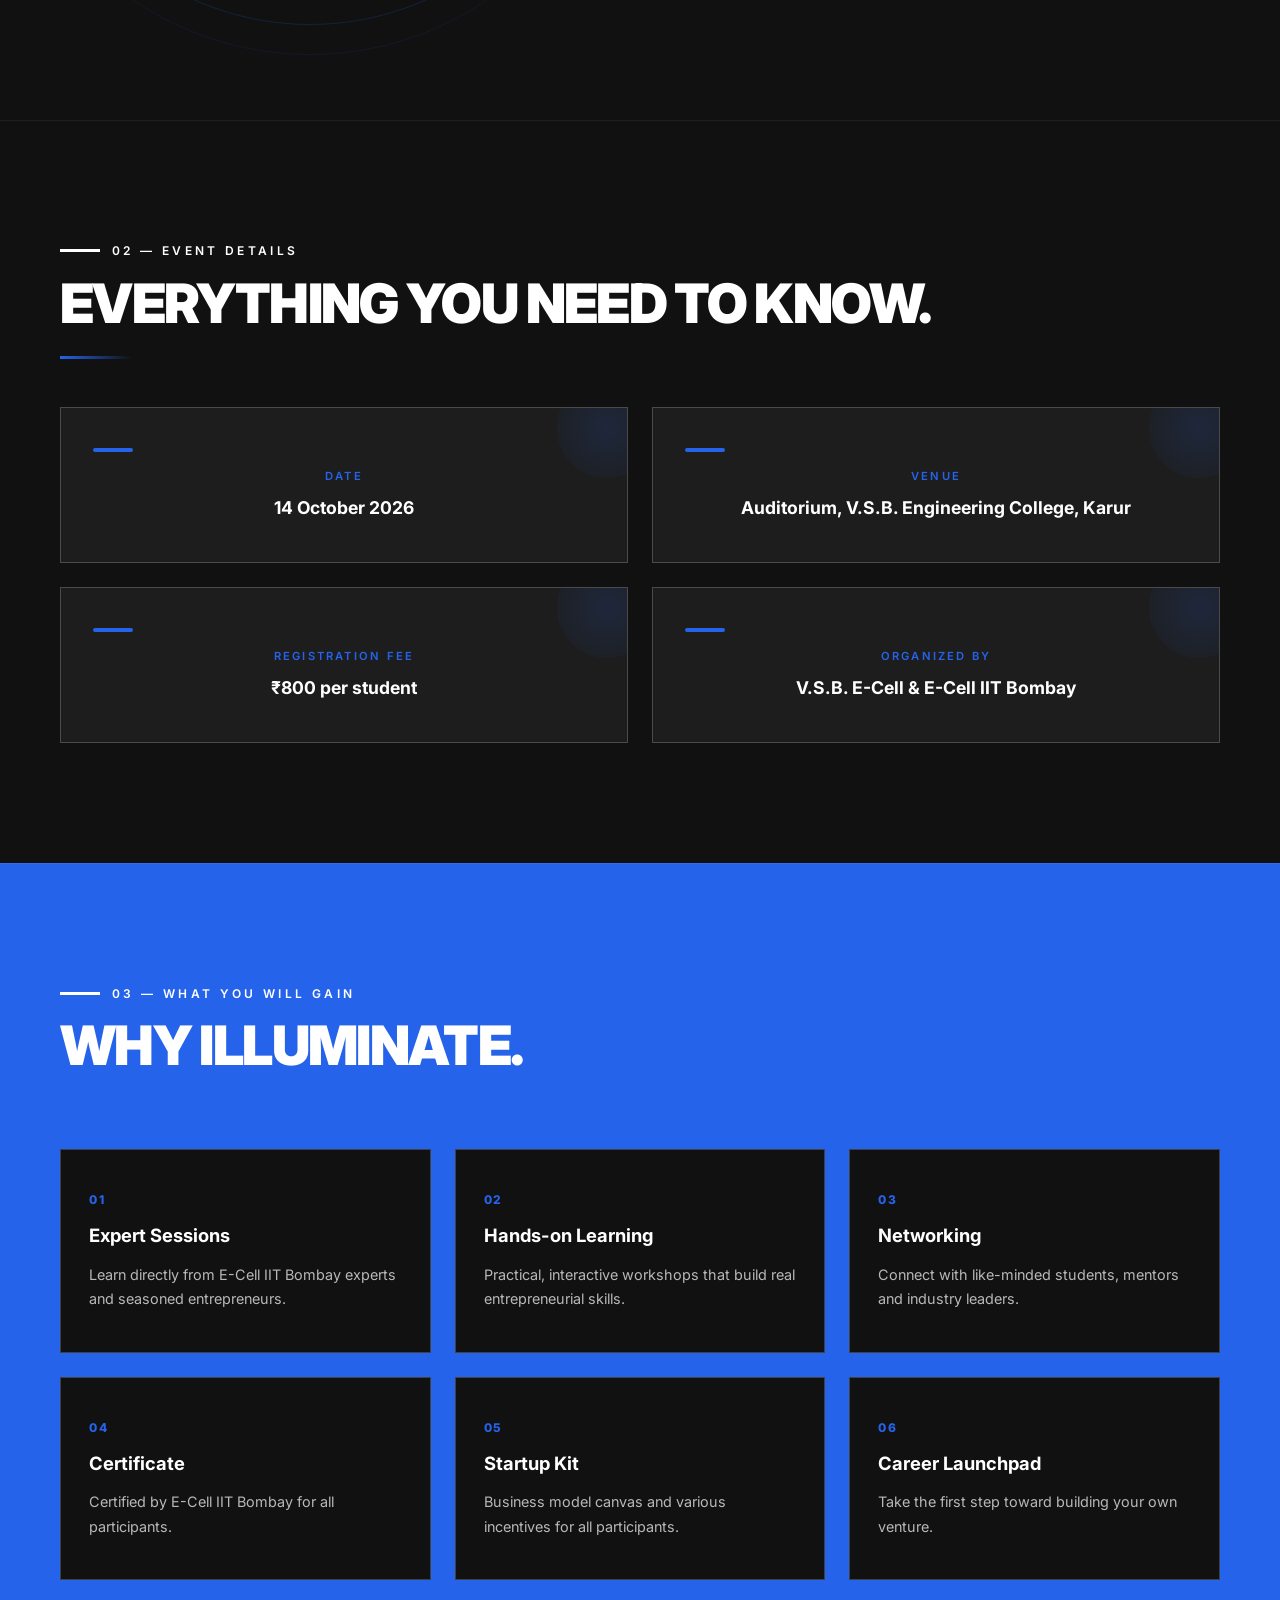
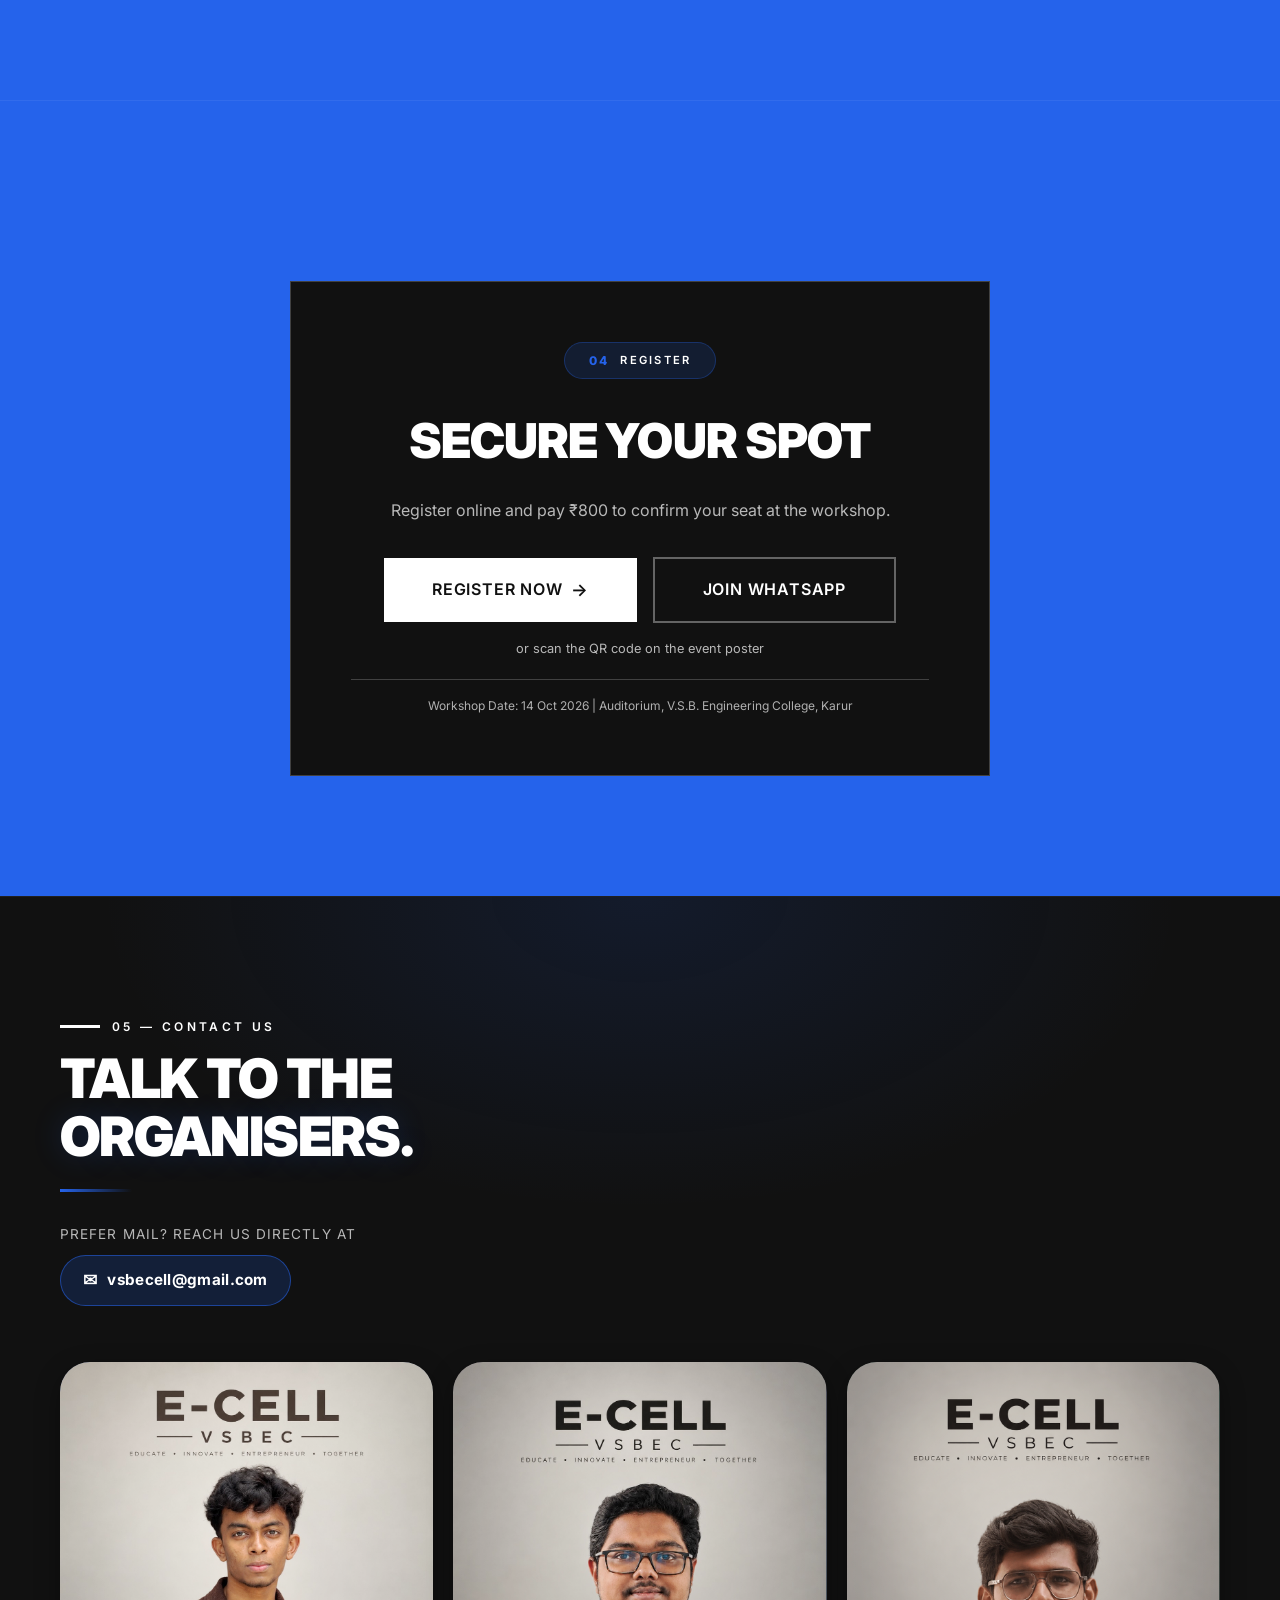
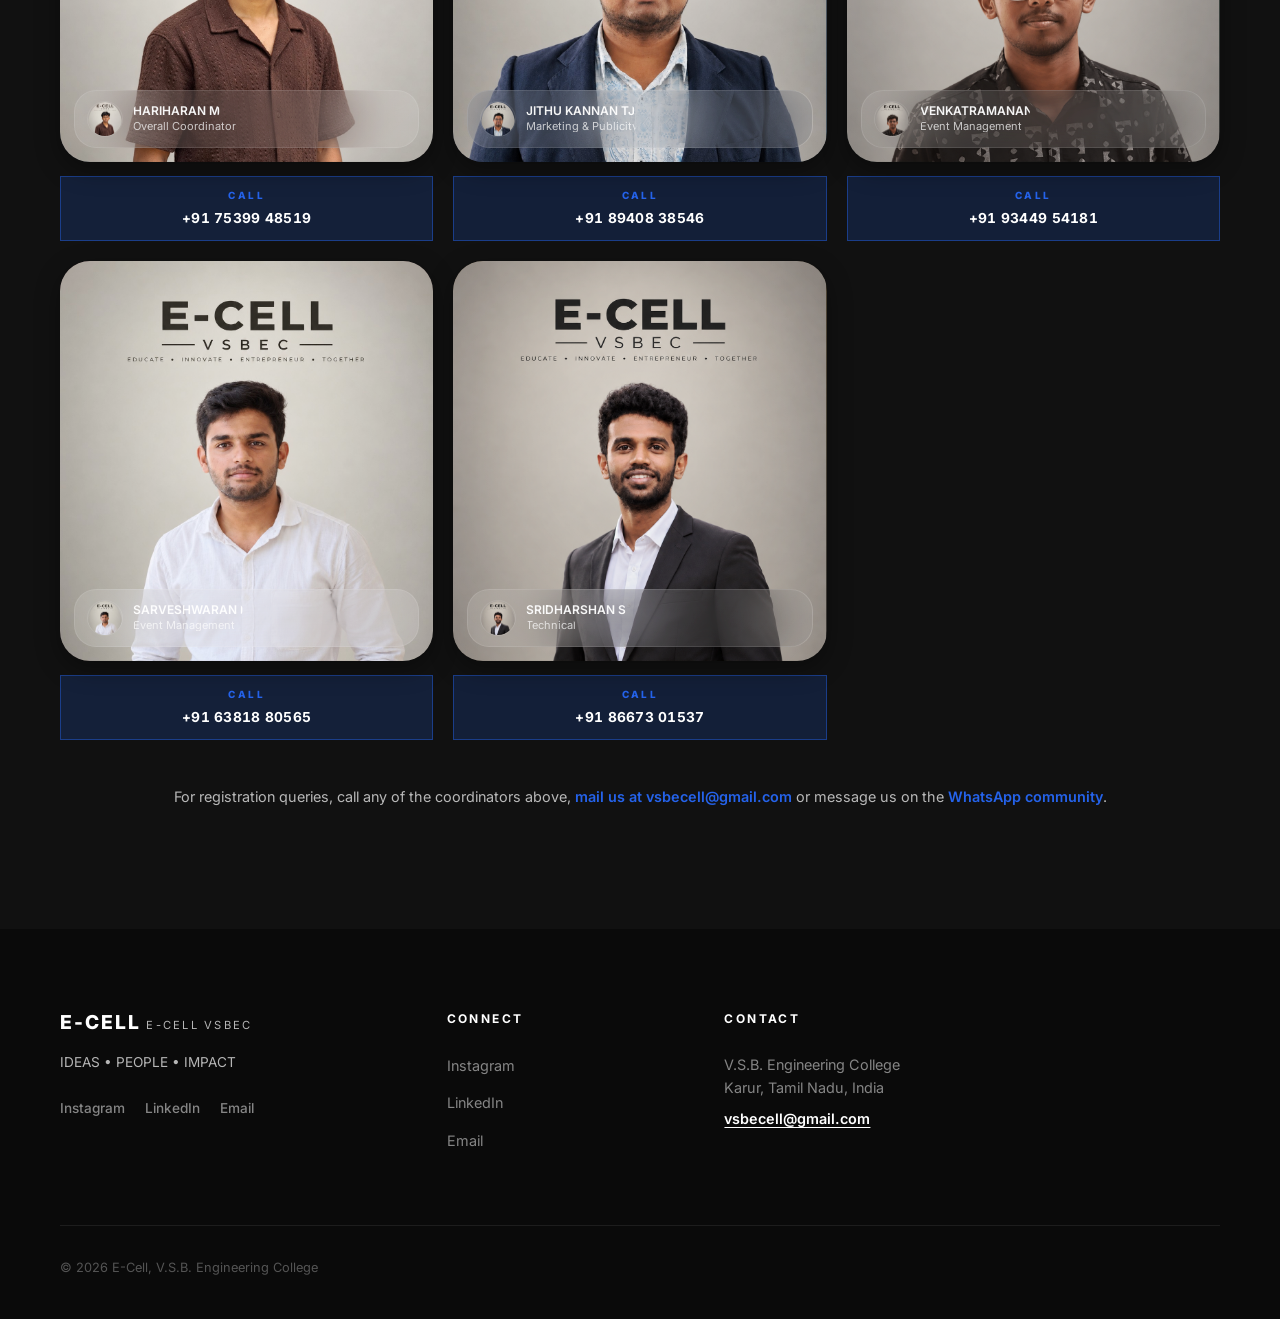
<file: illuminate.html>
<!DOCTYPE html>
<html lang="en">
<head>
  <meta charset="UTF-8">
  <meta name="viewport" content="width=device-width, initial-scale=1.0">
  <title>ILLUMINATE 2026 | Entrepreneurship Workshop | E-Cell, V.S.B. Engineering College</title>
  <meta name="description" content="ILLUMINATE 2026: Entrepreneurship Workshop by E-Cell IIT Bombay & V.S.B. Engineering College. Date: 14 Oct 2026, Venue: Auditorium VSBEC, Fee: &#8377;800.">
  <meta property="og:title" content="ILLUMINATE 2026 | Entrepreneurship Workshop">
  <meta property="og:description" content="Learn directly from E-Cell IIT Bombay experts. Hands-on workshop on entrepreneurship. Register now!">
  <meta property="og:type" content="website">
  <link rel="icon" type="image/png" sizes="32x32" href="images/favicon-32.png">
  <link rel="icon" type="image/png" sizes="16x16" href="images/favicon-16.png">
  <link href="https://fonts.googleapis.com/css2?family=Inter:wght@300;400;500;600;700;800;900&display=swap" rel="stylesheet">
  <link rel="stylesheet" href="css/style.css">
  <link rel="stylesheet" href="css/ProfileCard.css">
  <link rel="stylesheet" href="css/animate.css">
</head>
<body class="page-illuminate">
  <a href="#main-content" class="skip-link">Skip to main content</a>

  <div class="orb-orb-1" aria-hidden="true"></div>
  <div class="orb-orb-2" aria-hidden="true"></div>
  <div class="orb-orb-3" aria-hidden="true"></div>

  <nav class="nav" id="navbar" role="navigation" aria-label="Main navigation">
    <div class="container nav__inner">
      <a href="index.html" class="nav__brand" aria-label="E-Cell Home">
        <img src="images/e-cell-logo.png" alt="E-CELL" style="height: 56px; width: 56px; object-fit: contain;" loading="lazy" width="1254" height="1254">
        <small>E-CELL VSBEC</small>
      </a>
      <ul class="nav__links" id="navLinks">
        <li><a href="index.html">Home</a></li>
        <li><a href="index.html#about">About</a></li>
        <li><a href="index.html#programs">Programs</a></li>
        <li><a href="index.html#events">Events</a></li>
          <li><a href="#" class="active">ILLUMINATE</a></li>
          <li><a href="letters.html">Letters</a></li>
          <li><a href="index.html#community">Community</a></li>
        <li><a href="index.html#team">Team</a></li>
        <li><a href="index.html#resources">Resources</a></li>
      </ul>
      <a href="#register" class="nav__cta desktop-only">REGISTER NOW &rarr;</a>
      <button class="nav__toggle" id="navToggle" aria-label="Toggle navigation menu" aria-expanded="false">
        <span></span>
        <span></span>
        <span></span>
      </button>
    </div>
  </nav>

  <div class="nav__mobile" id="navMobile" role="dialog" aria-label="Mobile navigation">
    <a href="index.html">HOME</a>
    <a href="index.html#about">ABOUT</a>
    <a href="index.html#programs">PROGRAMS</a>
    <a href="index.html#events">EVENTS</a>
      <a href="#">ILLUMINATE</a>
      <a href="letters.html">LETTERS</a>
      <a href="index.html#community">COMMUNITY</a>
    <a href="index.html#team">TEAM</a>
    <a href="index.html#resources">RESOURCES</a>
    <a href="#register" class="btn btn-primary" style="margin-top: 24px; justify-content: center;">REGISTER NOW &rarr;</a>
  </div>

  <main id="main-content">

    <!-- Hero -->
    <section class="eureka-hero" aria-label="ILLUMINATE Hero" style="min-height: 100vh;">
      <img class="eureka-hero__image" src="images/illuminate-brochure.jpg" alt="" loading="eager" aria-hidden="true">
      <div class="container">
        <div class="eureka-hero__content reveal">
          <p class="eureka-hero__label">E-CELL IIT BOMBAY &times; V.S.B. ENGINEERING COLLEGE</p>
          <h1 class="eureka-hero__heading">ILLUMINATE<br>2026</h1>
          <p class="eureka-hero__subheading">
            Do you have a startup idea, or are you considering a career in entrepreneurship? ILLUMINATE 2026 is an opportunity to learn directly from experts and take the first step toward building your venture.
          </p>
          <div class="eureka-hero__meta">
            <div class="hero-meta-item">
              <span class="hero-meta-dot" aria-hidden="true"></span>
              <div>
                <span class="hero-meta-label">Date</span>
                <span class="hero-meta-value">14 Oct 2026</span>
              </div>
            </div>
            <div class="hero-meta-divider"></div>
            <div class="hero-meta-item">
              <span class="hero-meta-dot" aria-hidden="true"></span>
              <div>
                <span class="hero-meta-label">Fee</span>
                <span class="hero-meta-value">&#8377;800/student</span>
              </div>
            </div>
            <div class="hero-meta-divider"></div>
            <div class="hero-meta-item">
              <span class="hero-meta-dot" aria-hidden="true"></span>
              <div>
                <span class="hero-meta-label">Open To</span>
                <span class="hero-meta-value">All Years</span>
              </div>
            </div>
          </div>
          <div class="countdown" id="countdown" aria-label="Countdown to the event">
            <div class="countdown__unit">
              <span class="countdown__num" data-countdown="days">00</span>
              <span class="countdown__label">Days</span>
            </div>
            <span class="countdown__sep" aria-hidden="true">:</span>
            <div class="countdown__unit">
              <span class="countdown__num" data-countdown="hours">00</span>
              <span class="countdown__label">Hours</span>
            </div>
            <span class="countdown__sep" aria-hidden="true">:</span>
            <div class="countdown__unit">
              <span class="countdown__num" data-countdown="minutes">00</span>
              <span class="countdown__label">Mins</span>
            </div>
            <span class="countdown__sep" aria-hidden="true">:</span>
            <div class="countdown__unit">
              <span class="countdown__num" data-countdown="seconds">00</span>
              <span class="countdown__label">Secs</span>
            </div>
          </div>
          <div class="hero-actions">
            <a href="#register" class="btn btn-primary btn--lg">
              REGISTER NOW <span class="arrow" aria-hidden="true">&rarr;</span>
            </a>
            <a href="#event-details" class="btn btn-outline btn--lg">
              VIEW DETAILS <span class="arrow" aria-hidden="true">&rarr;</span>
            </a>
          </div>
        </div>
      </div>
      <div class="hero-scroll-indicator" aria-hidden="true">
        <div class="scroll-line"></div>
        <span>Scroll</span>
      </div>
    </section>

    <!-- About Illuminate -->
    <section class="illuminate-section illuminate-about" id="about" aria-label="About Illuminate">
      <div class="container">
        <div class="about-grid">
          <div class="about-visual reveal">
            <div class="about-visual__image">
              <img src="images/illuminate-brochure.jpg" alt="ILLUMINATE 2026" loading="lazy">
            </div>
            <div class="about-visual__badge">01</div>
            <div class="about-visual__ring" aria-hidden="true"></div>
            <div class="about-visual__ring about-visual__ring--delay" aria-hidden="true"></div>
          </div>
          <div class="about-content reveal">
            <p class="section-label">ABOUT ILLUMINATE</p>
            <h2 class="section-heading">ILLUMINATE<br><span>ENTREPRENEURSHIP</span> WORKSHOP</h2>
            <div class="red-line" aria-hidden="true"></div>
            <p class="section-text" style="margin-top: 24px; max-width: 580px;">
              Conducted by E-Cell IIT Bombay | Hosted by V.S.B. Engineering College, Karur
            </p>
            <p class="section-text" style="margin-top: 16px;">
              An initiative by E-Cell IIT Bombay to spark entrepreneurial spirit and build business acumen in students across India through hands-on workshops on business models, finance and core startup principles.
            </p>
            <div class="about-stats">
              <div class="about-stat">
                <span class="about-stat__num">14</span>
                <span class="about-stat__label">Oct 2026</span>
              </div>
              <div class="about-stat">
                <span class="about-stat__num">&#8377;800</span>
                <span class="about-stat__label">Per Student</span>
              </div>
            </div>
          </div>
        </div>
      </div>
    </section>

    <!-- Event Details -->
    <section class="illuminate-section illuminate-details" id="event-details" aria-label="Event Details">
      <div class="container">
        <div class="section-header reveal">
          <p class="section-label">02 &mdash; EVENT DETAILS</p>
          <h2 class="section-heading">EVERYTHING YOU NEED TO KNOW.</h2>
          <div class="red-line" aria-hidden="true"></div>
        </div>
        <div class="details-grid">
          <div class="detail-card reveal stagger-item" data-delay="0">
            <div class="detail-card__bg" aria-hidden="true"></div>
            <div class="detail-card__icon"></div>
            <h3 class="detail-card__title">Date</h3>
            <p class="detail-card__value">14 October 2026</p>
          </div>
          <div class="detail-card reveal stagger-item" data-delay="1">
            <div class="detail-card__bg" aria-hidden="true"></div>
            <div class="detail-card__icon"></div>
            <h3 class="detail-card__title">Venue</h3>
            <p class="detail-card__value">Auditorium, V.S.B. Engineering College, Karur</p>
          </div>
          <div class="detail-card reveal stagger-item" data-delay="2">
            <div class="detail-card__bg" aria-hidden="true"></div>
            <div class="detail-card__icon"></div>
            <h3 class="detail-card__title">Registration Fee</h3>
            <p class="detail-card__value">&#8377;800 per student</p>
          </div>
          <div class="detail-card reveal stagger-item" data-delay="3">
            <div class="detail-card__bg" aria-hidden="true"></div>
            <div class="detail-card__icon"></div>
            <h3 class="detail-card__title">Organized By</h3>
            <p class="detail-card__value">V.S.B. E-Cell &amp; E-Cell IIT Bombay</p>
          </div>
        </div>
      </div>
    </section>

    <!-- What You Will Gain -->
    <section class="illuminate-section illuminate-benefits" aria-label="What You Will Gain">
      <div class="container">
        <div class="section-header reveal">
          <p class="section-label">03 &mdash; WHAT YOU WILL GAIN</p>
          <h2 class="section-heading">WHY ILLUMINATE.</h2>
          <div class="red-line" aria-hidden="true"></div>
        </div>
        <div class="benefits-grid">
          <div class="benefit-card reveal stagger-item" data-delay="0">
            <div class="benefit-card__num">01</div>
            <h3 class="benefit-card__title">Expert Sessions</h3>
            <p class="benefit-card__desc">Learn directly from E-Cell IIT Bombay experts and seasoned entrepreneurs.</p>
          </div>
          <div class="benefit-card reveal stagger-item" data-delay="1">
            <div class="benefit-card__num">02</div>
            <h3 class="benefit-card__title">Hands-on Learning</h3>
            <p class="benefit-card__desc">Practical, interactive workshops that build real entrepreneurial skills.</p>
          </div>
          <div class="benefit-card reveal stagger-item" data-delay="2">
            <div class="benefit-card__num">03</div>
            <h3 class="benefit-card__title">Networking</h3>
            <p class="benefit-card__desc">Connect with like-minded students, mentors and industry leaders.</p>
          </div>
          <div class="benefit-card reveal stagger-item" data-delay="3">
            <div class="benefit-card__num">04</div>
            <h3 class="benefit-card__title">Certificate</h3>
            <p class="benefit-card__desc">Certified by E-Cell IIT Bombay for all participants.</p>
          </div>
          <div class="benefit-card reveal stagger-item" data-delay="4">
            <div class="benefit-card__num">05</div>
            <h3 class="benefit-card__title">Startup Kit</h3>
            <p class="benefit-card__desc">Business model canvas and various incentives for all participants.</p>
          </div>
          <div class="benefit-card reveal stagger-item" data-delay="5">
            <div class="benefit-card__num">06</div>
            <h3 class="benefit-card__title">Career Launchpad</h3>
            <p class="benefit-card__desc">Take the first step toward building your own venture.</p>
          </div>
        </div>
      </div>
    </section>

    <!-- Register -->
    <section class="illuminate-section illuminate-register" id="register" aria-label="Registration">
      <div class="container">
        <div class="register-wrapper reveal">
          <div class="register-glow" aria-hidden="true"></div>
          <div class="register-content">
            <div class="register-badge">
              <span class="register-badge__num">04</span>
              <span class="register-badge__text">REGISTER</span>
            </div>
            <h2 class="register-heading">SECURE YOUR SPOT</h2>
            <p class="register-subtext">Register online and pay &#8377;800 to confirm your seat at the workshop.</p>
            <div class="register-cta-row">
              <a href="https://q.me-qr.com/vongknkp" target="_blank" rel="noopener" class="btn btn-primary btn--lg register-cta">
                REGISTER NOW <span class="arrow" aria-hidden="true">&rarr;</span>
              </a>
              <a href="https://chat.whatsapp.com/ILg9jFoeA9YC7SQygjYWgi" target="_blank" rel="noopener" class="btn btn-outline btn--lg register-whatsapp">
                JOIN WHATSAPP
              </a>
            </div>
            <p class="register-qr">or scan the QR code on the event poster</p>
            <p class="register-foot">Workshop Date: 14 Oct 2026 | Auditorium, V.S.B. Engineering College, Karur</p>
          </div>
        </div>
      </div>
    </section>

  <!-- Contact Us -->
  <section class="illuminate-section illuminate-contact" id="contact" aria-label="Contact Us">
    <div class="container">
      <div class="section-header reveal">
        <p class="section-label">05 &mdash; CONTACT US</p>
        <h2 class="section-heading">TALK TO THE<br><span>ORGANISERS.</span></h2>
        <div class="red-line" aria-hidden="true"></div>
        <p class="contact-mail-intro">Prefer mail? Reach us directly at</p>
        <a class="contact-mail-btn" href="mailto:vsbecell@gmail.com?subject=Illuminate%20Query%20—%20Hello%20E-Cell" aria-label="Email us at vsbecell@gmail.com">
          <span class="contact-mail-btn__icon" aria-hidden="true">✉</span>
          <span>vsbecell@gmail.com</span>
        </a>
      </div>
      <div class="contact-grid">
        <div class="pc-card-wrapper reveal" data-name="HARIHARAN M" data-enable-tilt="true" style="--inner-gradient: linear-gradient(145deg,#2563EB8c 0%,#111111 100%); --behind-glow-color: rgba(37, 99, 235, 0.55); --behind-glow-size: 50%;">
          <div class="pc-card-shell">
            <section class="pc-card">
              <div class="pc-inside"><div class="pc-content pc-avatar-content">
                <img class="avatar" src="images/hariharan-m.jpg" alt="HARIHARAN M" loading="lazy" onerror="this.style.display='none'">
                <div class="pc-user-info">
                  <div class="pc-user-details">
                    <div class="pc-mini-avatar"><img src="images/hariharan-m.jpg" alt="" loading="lazy" onerror="this.src='https://ui-avatars.com/api/?name=HM&background=111111&color=FFFFFF&size=100&bold=true'"></div>
                    <div class="pc-user-text">
                      <div class="pc-handle">HARIHARAN M</div>
                      <div class="pc-status">Overall Coordinator</div>
                    </div>
                  </div>
                </div>
              </div></div>
            </section>
          </div>
          <a class="contact-action" href="tel:+917539948519">
            <span class="contact-action__label">CALL</span>
            <span class="contact-action__num">+91 75399 48519</span>
          </a>
        </div>
        <div class="pc-card-wrapper reveal" data-name="JITHU KANNAN TJ" data-enable-tilt="true" style="--inner-gradient: linear-gradient(145deg,#60496e8c 0%,#71C4FF44 100%); --behind-glow-color: rgba(113, 196, 255, 0.45); --behind-glow-size: 50%;">
          <div class="pc-card-shell">
            <section class="pc-card">
              <div class="pc-inside"><div class="pc-content pc-avatar-content">
                <img class="avatar" src="images/jithu-kannan-tj.jpg" alt="JITHU KANNAN TJ" loading="lazy" onerror="this.style.display='none'">
                <div class="pc-user-info">
                  <div class="pc-user-details">
                    <div class="pc-mini-avatar"><img src="images/jithu-kannan-tj.jpg" alt="" loading="lazy" onerror="this.src='https://ui-avatars.com/api/?name=JT&background=111111&color=FFFFFF&size=100&bold=true'"></div>
                    <div class="pc-user-text">
                      <div class="pc-handle">JITHU KANNAN TJ</div>
                      <div class="pc-status">Marketing &amp; Publicity</div>
                    </div>
                  </div>
                </div>
              </div></div>
            </section>
          </div>
          <a class="contact-action" href="tel:+918940838546">
            <span class="contact-action__label">CALL</span>
            <span class="contact-action__num">+91 89408 38546</span>
          </a>
        </div>
        <div class="pc-card-wrapper reveal" data-name="VENKATRAMANAN" data-enable-tilt="true" style="--inner-gradient: linear-gradient(145deg,#1f6f5c8c 0%,#111111 100%); --behind-glow-color: rgba(31, 111, 92, 0.5); --behind-glow-size: 50%;">
          <div class="pc-card-shell">
            <section class="pc-card">
              <div class="pc-inside"><div class="pc-content pc-avatar-content">
                <img class="avatar" src="images/venkat.jpg" alt="VENKATRAMANAN" loading="lazy" onerror="this.style.display='none'">
                <div class="pc-user-info">
                  <div class="pc-user-details">
                    <div class="pc-mini-avatar"><img src="images/venkat.jpg" alt="" loading="lazy" onerror="this.src='https://ui-avatars.com/api/?name=VV&background=111111&color=FFFFFF&size=100&bold=true'"></div>
                    <div class="pc-user-text">
                      <div class="pc-handle">VENKATRAMANAN</div>
                      <div class="pc-status">Event Management</div>
                    </div>
                  </div>
                </div>
              </div></div>
            </section>
          </div>
          <a class="contact-action" href="tel:+919344954181">
            <span class="contact-action__label">CALL</span>
            <span class="contact-action__num">+91 93449 54181</span>
          </a>
        </div>
        <div class="pc-card-wrapper reveal" data-name="SARVESHWARAN M" data-enable-tilt="true" style="--inner-gradient: linear-gradient(145deg,#7a2f4f8c 0%,#111111 100%); --behind-glow-color: rgba(122, 47, 79, 0.5); --behind-glow-size: 50%;">
          <div class="pc-card-shell">
            <section class="pc-card">
              <div class="pc-inside"><div class="pc-content pc-avatar-content">
                <img class="avatar" src="images/sarveshwaran-m.jpg" alt="SARVESHWARAN M" loading="lazy" onerror="this.style.display='none'">
                <div class="pc-user-info">
                  <div class="pc-user-details">
                    <div class="pc-mini-avatar"><img src="images/sarveshwaran-m.jpg" alt="" loading="lazy" onerror="this.src='https://ui-avatars.com/api/?name=SM&background=111111&color=FFFFFF&size=100&bold=true'"></div>
                    <div class="pc-user-text">
                      <div class="pc-handle">SARVESHWARAN M</div>
                      <div class="pc-status">Event Management</div>
                    </div>
                  </div>
                </div>
              </div></div>
            </section>
          </div>
          <a class="contact-action" href="tel:+916381880565">
            <span class="contact-action__label">CALL</span>
            <span class="contact-action__num">+91 63818 80565</span>
          </a>
        </div>
        <div class="pc-card-wrapper reveal" data-name="SRIDHARSHAN S" data-enable-tilt="true" style="--inner-gradient: linear-gradient(145deg,#7a5a1f8c 0%,#111111 100%); --behind-glow-color: rgba(122, 90, 31, 0.5); --behind-glow-size: 50%;">
          <div class="pc-card-shell">
            <section class="pc-card">
              <div class="pc-inside"><div class="pc-content pc-avatar-content">
                <img class="avatar" src="images/sridharshan-s.jpg" alt="SRIDHARSHAN S" loading="lazy" onerror="this.style.display='none'">
                <div class="pc-user-info">
                  <div class="pc-user-details">
                    <div class="pc-mini-avatar"><img src="images/sridharshan-s.jpg" alt="" loading="lazy" onerror="this.src='https://ui-avatars.com/api/?name=SS&background=111111&color=FFFFFF&size=100&bold=true'"></div>
                    <div class="pc-user-text">
                      <div class="pc-handle">SRIDHARSHAN S</div>
                      <div class="pc-status">Technical</div>
                    </div>
                  </div>
                </div>
              </div></div>
            </section>
          </div>
          <a class="contact-action" href="tel:+918667301537">
            <span class="contact-action__label">CALL</span>
            <span class="contact-action__num">+91 86673 01537</span>
          </a>
        </div>
      </div>
      <p class="contact-note reveal">
        For registration queries, call any of the coordinators above, <a href="mailto:vsbecell@gmail.com?subject=Illuminate%20Query%20—%20Hello%20E-Cell">mail us at vsbecell@gmail.com</a> or message us on the
        <a href="https://chat.whatsapp.com/ILg9jFoeA9YC7SQygjYWgi" target="_blank" rel="noopener">WhatsApp community</a>.
      </p>
    </div>
  </section>

  </main>

  <footer class="footer" role="contentinfo">
    <div class="container">
      <div class="footer__grid">
        <div class="footer__brand-area">
          <p class="footer__brand">
            E-CELL
            <small>E-CELL VSBEC</small>
          </p>
          <p class="footer__tagline">IDEAS &bull; PEOPLE &bull; IMPACT</p>
          <div class="footer__socials">
            <a href="https://www.instagram.com/ecell_vsbec/" target="_blank" rel="noopener">Instagram</a>
            <a href="https://www.linkedin.com/company/vsbec-e-cell/" target="_blank" rel="noopener">LinkedIn</a>
            <a href="mailto:vsbecell@gmail.com">Email</a>
          </div>
        </div>
        <div>
          <h4 class="footer__heading">CONNECT</h4>
          <ul class="footer__links">
            <li><a href="https://www.instagram.com/ecell_vsbec/" target="_blank" rel="noopener">Instagram</a></li>
            <li><a href="https://www.linkedin.com/company/vsbec-e-cell/" target="_blank" rel="noopener">LinkedIn</a></li>
            <li><a href="mailto:vsbecell@gmail.com">Email</a></li>
          </ul>
        </div>
        <div>
          <h4 class="footer__heading">CONTACT</h4>
          <p class="footer__contact-item">V.S.B. Engineering College<br>Karur, Tamil Nadu, India</p>
          <p class="footer__contact-item"><a href="mailto:vsbecell@gmail.com?subject=Hello%20E-Cell%20VSBEC" aria-label="Email us at vsbecell@gmail.com">vsbecell@gmail.com</a></p>
        </div>
      </div>
      <div class="footer__bottom">
        <p class="footer__copyright">&copy; 2026 E-Cell, V.S.B. Engineering College</p>
      </div>
    </div>
  </footer>

  <!-- Back to Top -->
  <button class="back-to-top" id="backToTop" aria-label="Back to top">
    <svg viewBox="0 0 24 24"><path d="M12 4l-8 8h5v8h6v-8h5z"/></svg>
  </button>

  <script src="js/ProfileCard.js"></script>
  <script src="js/script.js"></script>
</body>
</html>
</file>
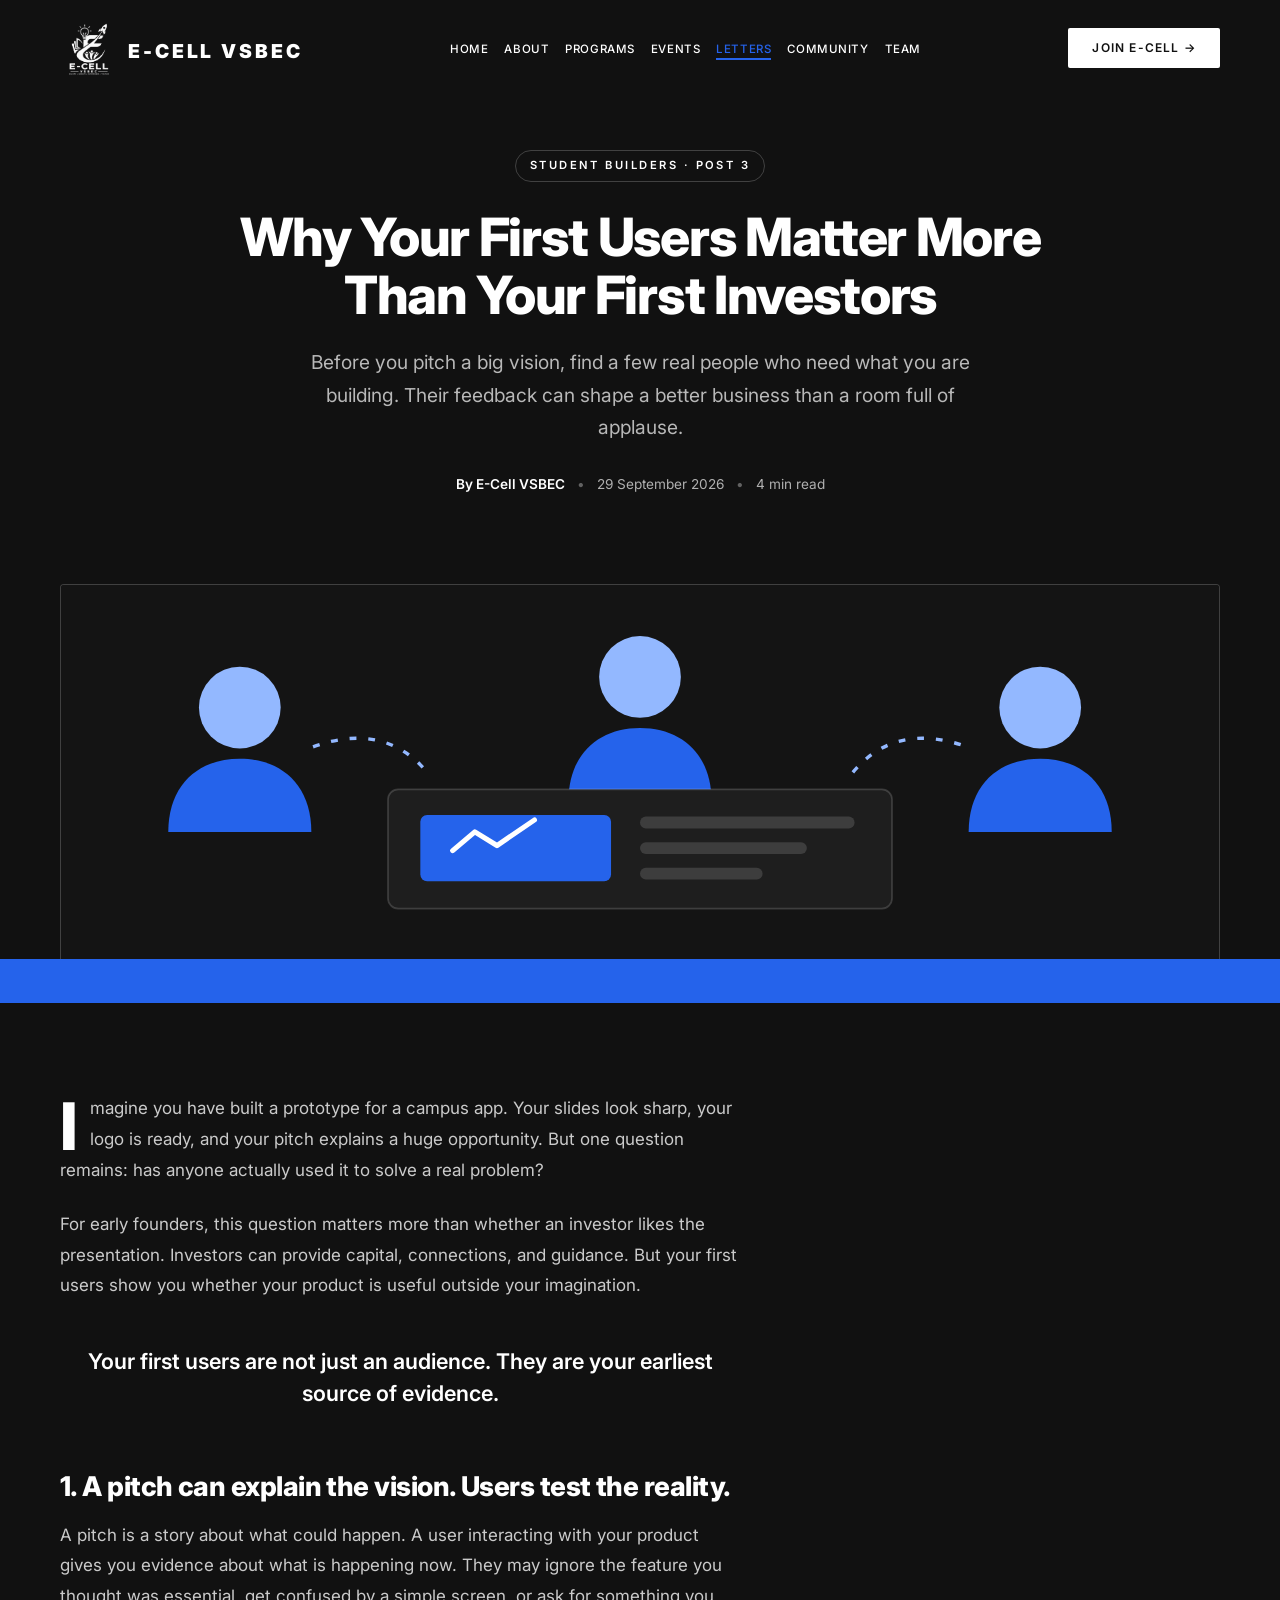
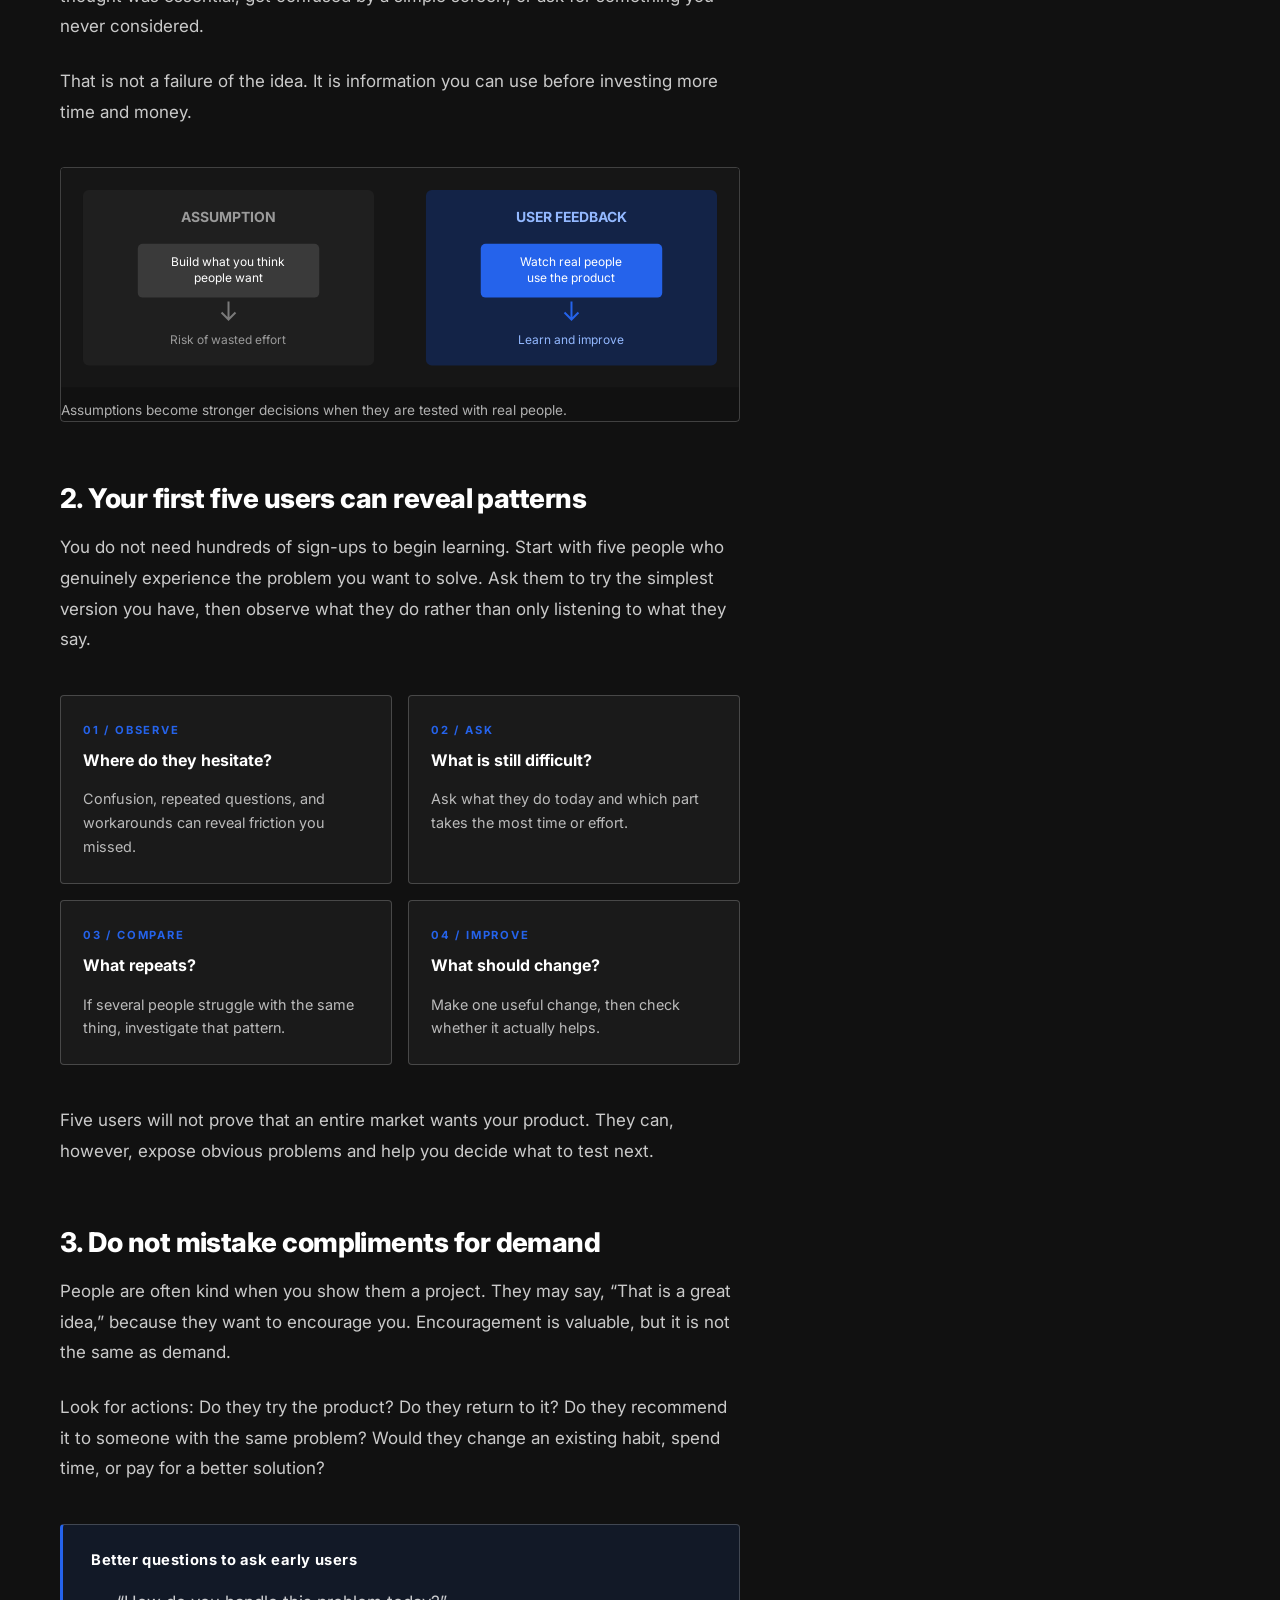
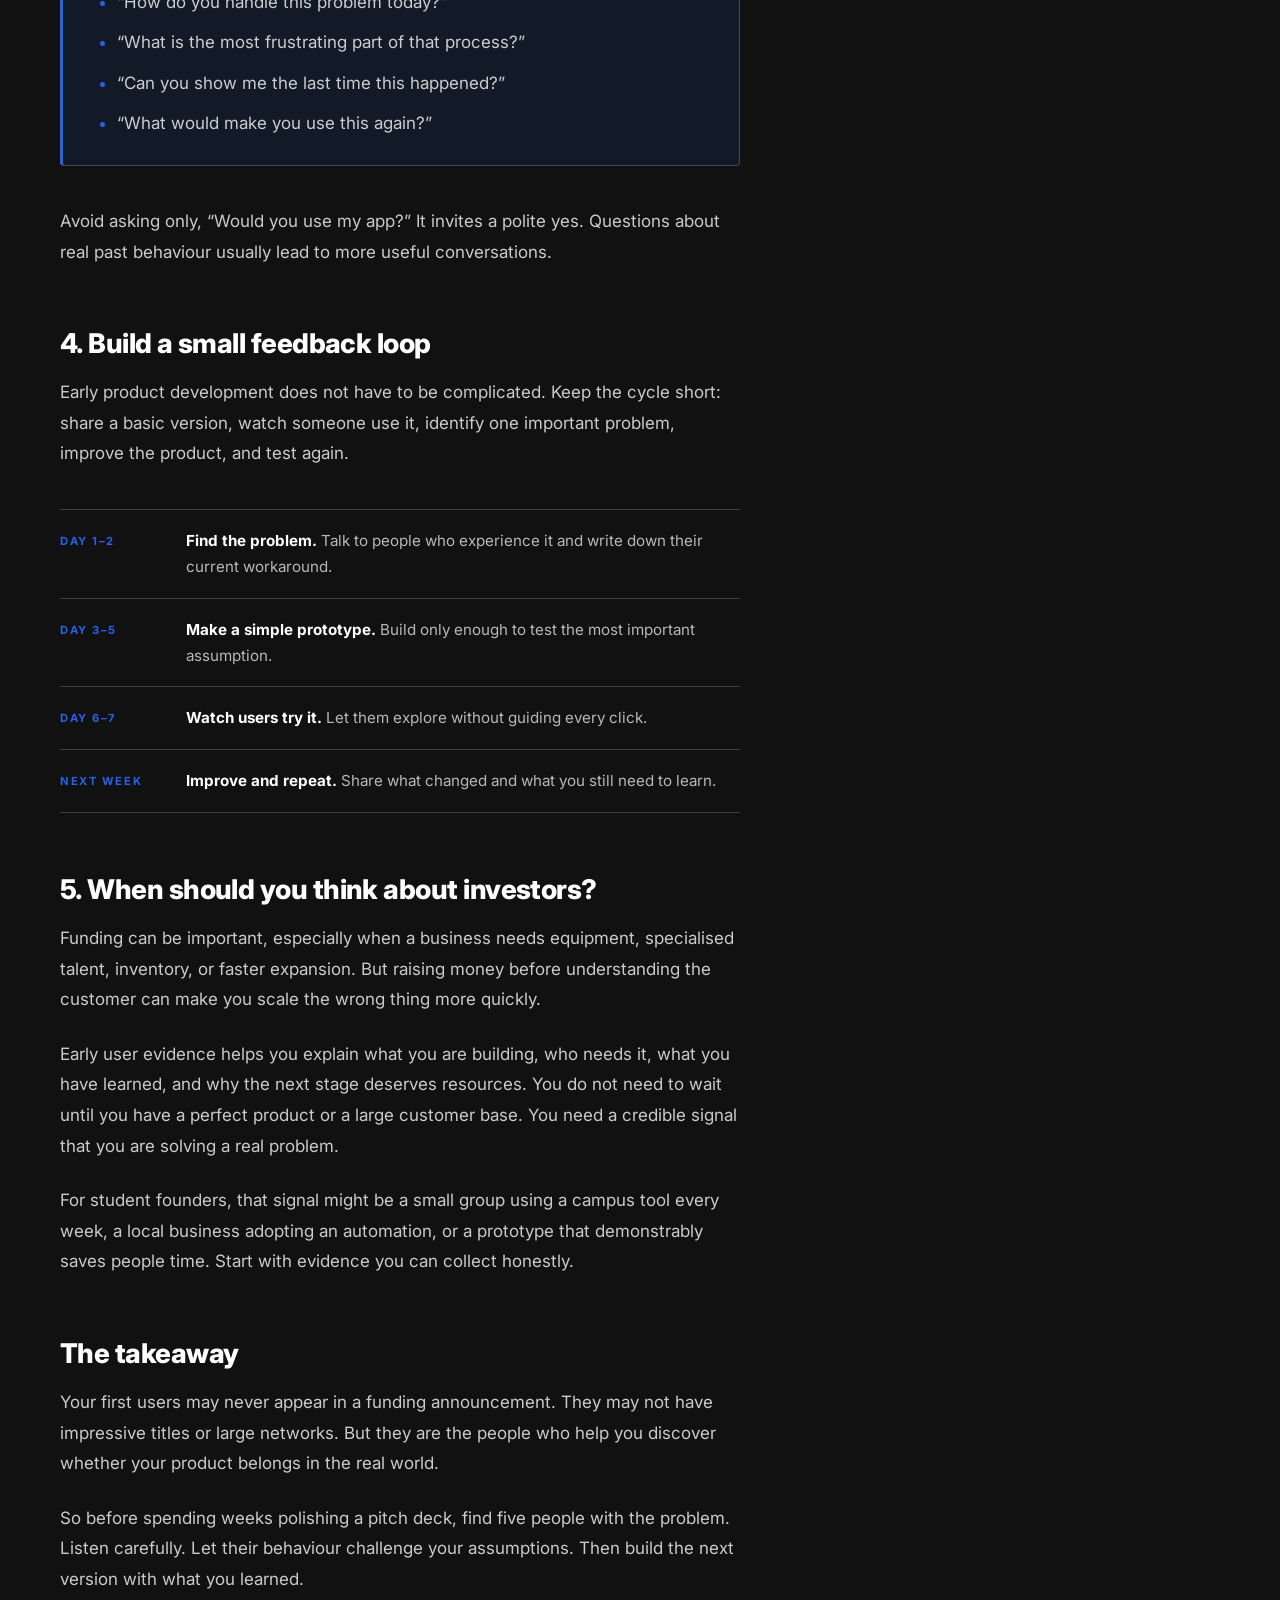
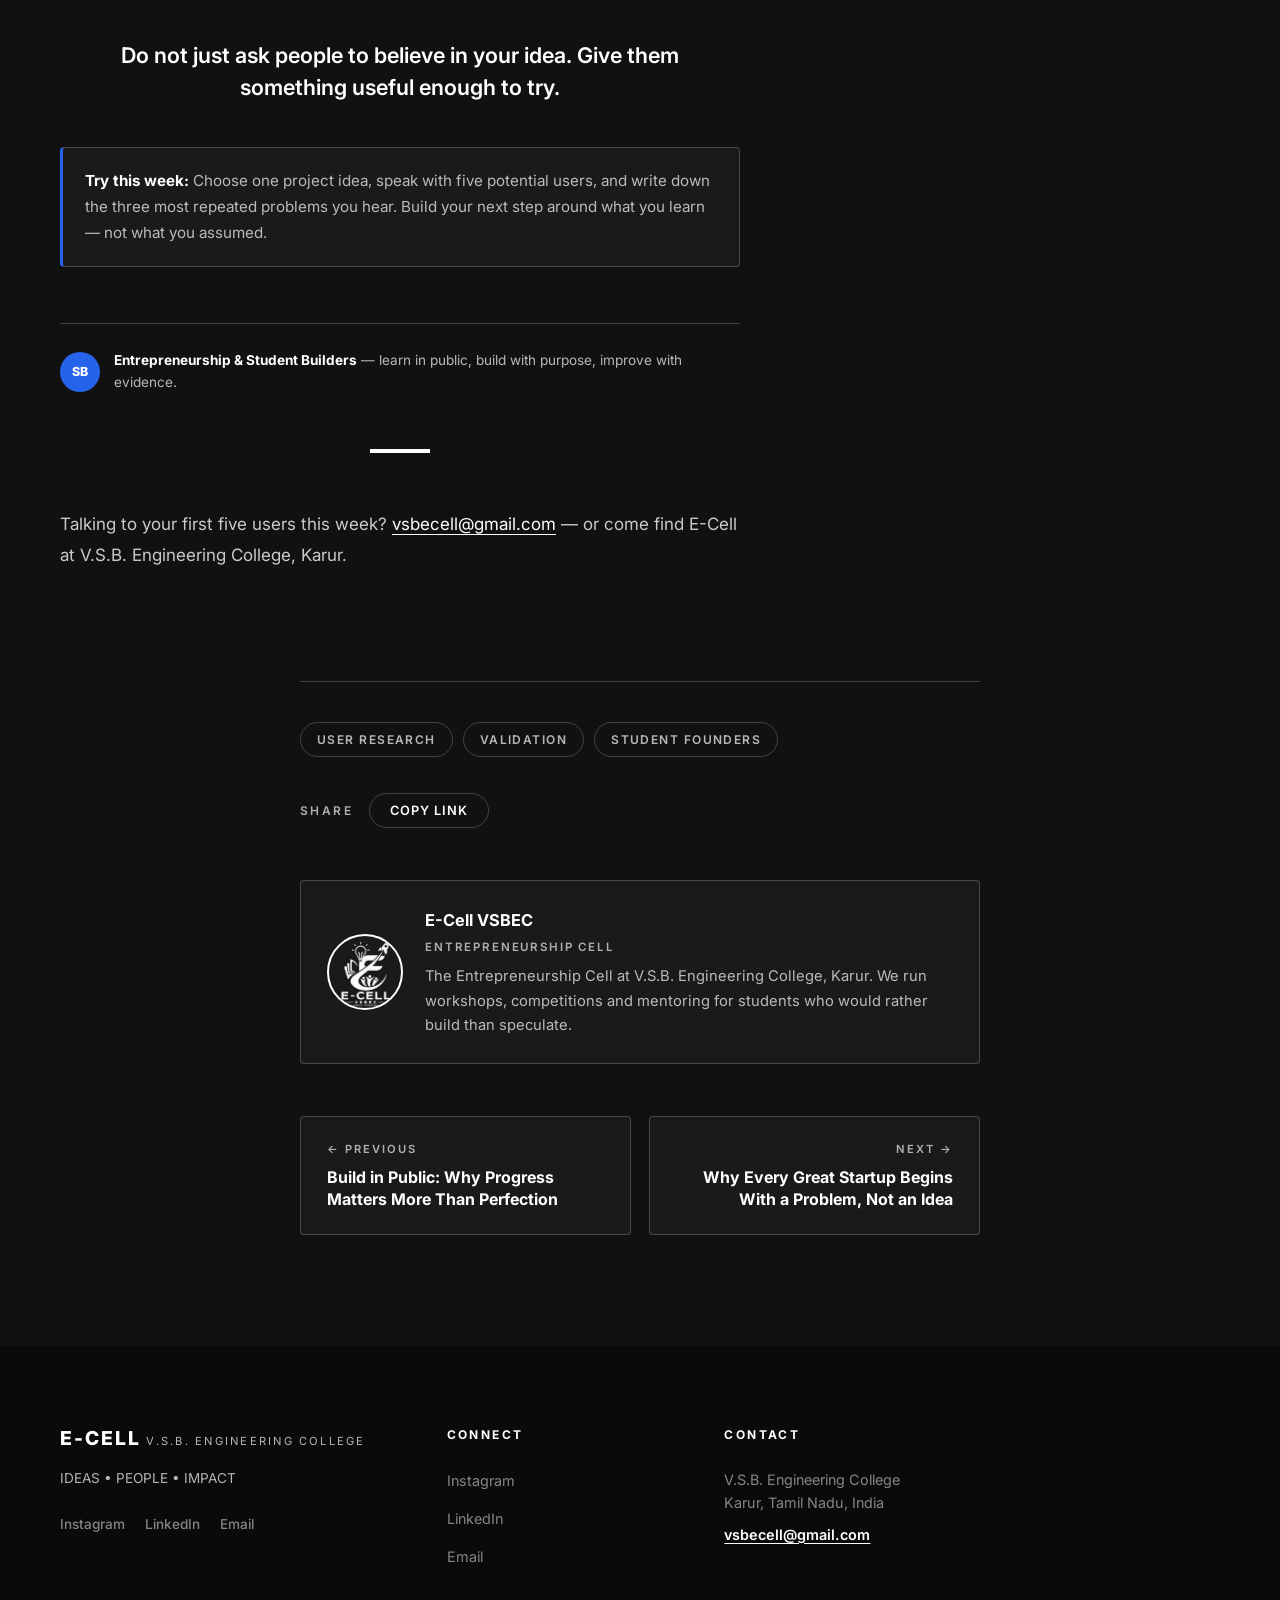
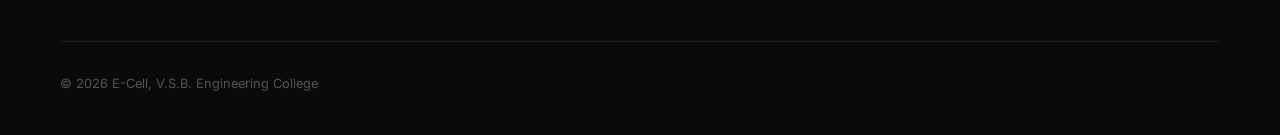
<file: letter-first-users-matter.html>
<!DOCTYPE html>
<html lang="en">
<head>
  <meta charset="UTF-8">
  <meta name="viewport" content="width=device-width, initial-scale=1.0">
  <title>Why Your First Users Matter More Than Your First Investors | E-Cell, V.S.B. Engineering College</title>
  <meta name="description" content="Entrepreneurship &amp; Student Builders, Post 3 &mdash; before you pitch a big vision, find a few real people who need what you are building.">
  <meta name="keywords" content="E-Cell, V.S.B. Engineering College, first users, user feedback, validation, student founders, startup, pitch">
  <meta name="author" content="E-Cell, V.S.B. Engineering College">
  <meta property="og:title" content="Why Your First Users Matter More Than Your First Investors">
  <meta property="og:description" content="Student Builders, Post 3 &mdash; on finding five real users before polishing a pitch deck.">
  <meta property="og:type" content="article">
  <meta property="og:url" content="https://e-cell.vsb.ac.in/letter-first-users-matter.html">
  <meta property="og:image" content="images/e-cell-logo.png">
  <meta name="twitter:card" content="summary_large_image">
  <link rel="icon" type="image/png" sizes="32x32" href="images/favicon-32.png">
  <link rel="icon" type="image/png" sizes="16x16" href="images/favicon-16.png">
  <link rel="preconnect" href="https://fonts.googleapis.com">
  <link rel="preconnect" href="https://fonts.gstatic.com" crossorigin>
  <link href="https://fonts.googleapis.com/css2?family=Inter:wght@300;400;500;600;700;800;900&display=swap" rel="stylesheet">
  <link rel="stylesheet" href="css/style.css">
  <link rel="stylesheet" href="css/letters.css?v=6">
</head>
<body>
  <!-- meta
  title: Why Your First Users Matter More Than Your First Investors
  author: E-Cell, V.S.B. Engineering College
  date: 2026-09-29
  tags: User Research, Validation, Student Founders
  series: Entrepreneurship & Student Builders
  cover: (none - inline SVG artwork)
  -->

  <div class="article-progress" id="articleProgress" role="presentation"></div>

  <a href="#main-content" class="skip-link">Skip to main content</a>

  <!-- Navigation -->
  <nav class="nav" id="navbar" role="navigation" aria-label="Main navigation">
    <div class="container nav__inner">
      <a href="index.html" class="nav__brand" aria-label="E-Cell Home">
        <img src="images/e-cell-logo.png" alt="E-CELL" style="height: 56px; width: 56px; object-fit: contain;" loading="lazy" width="1254" height="1254">
        <small>E-CELL VSBEC</small>
      </a>
      <ul class="nav__links" id="navLinks">
        <li><a href="index.html">Home</a></li>
        <li><a href="index.html#about">About</a></li>
        <li><a href="index.html#programs">Programs</a></li>
        <li><a href="index.html#events">Events</a></li>
        <li><a href="letters.html" class="active">Letters</a></li>
        <li><a href="index.html#community">Community</a></li>
        <li><a href="index.html#team">Team</a></li>
      </ul>
      <a href="index.html#join" class="nav__cta desktop-only">JOIN E-CELL &rarr;</a>
      <button class="nav__toggle" id="navToggle" aria-label="Toggle navigation menu" aria-expanded="false">
        <span></span>
        <span></span>
        <span></span>
      </button>
    </div>
  </nav>

  <!-- Mobile Navigation -->
  <div class="nav__mobile" id="navMobile" role="dialog" aria-label="Mobile navigation">
    <a href="index.html">HOME</a>
    <a href="index.html#about">ABOUT</a>
    <a href="index.html#programs">PROGRAMS</a>
    <a href="index.html#events">EVENTS</a>
    <a href="letters.html">LETTERS</a>
    <a href="index.html#community">COMMUNITY</a>
    <a href="index.html#team">TEAM</a>
    <a href="index.html#join" class="btn btn-primary" style="margin-top: 24px;">JOIN E-CELL &rarr;</a>
  </div>

  <main id="main-content">

    <article>

      <!-- Hero -->
      <header class="article-hero">
        <div class="container">
          <div class="article-hero__inner">
            <span class="article-hero__tag">Student Builders &middot; Post 3</span>
            <h1 class="article-hero__title">Why Your First Users Matter More Than Your First Investors</h1>
            <p class="article-hero__dek">Before you pitch a big vision, find a few real people who need what you are building. Their feedback can shape a better business than a room full of applause.</p>
            <div class="article-hero__meta">
              <strong>By E-Cell VSBEC</strong>
              <span class="letter-card__dot">&bull;</span>
              <time datetime="2026-09-29">29 September 2026</time>
              <span class="letter-card__dot">&bull;</span>
              <span data-read-time data-fallback="6">6 min read</span>
            </div>
          </div>

          <!-- Hero illustration -->
          <div class="article-scene" style="border-radius:4px 4px 0 0;border-bottom:0">
            <svg viewBox="0 0 680 220" preserveAspectRatio="xMidYMid slice" role="img" aria-label="An illustration of a small group of users gathered around a product prototype">
              <rect width="680" height="220" fill="#141414"/>
              <circle cx="105" cy="72" r="24" fill="#93B8FF"/>
              <path d="M63 145c0-28 18-43 42-43s42 15 42 43" fill="#2563EB"/>
              <circle cx="575" cy="72" r="24" fill="#93B8FF"/>
              <path d="M533 145c0-28 18-43 42-43s42 15 42 43" fill="#2563EB"/>
              <circle cx="340" cy="54" r="24" fill="#93B8FF"/>
              <path d="M298 127c0-28 18-43 42-43s42 15 42 43" fill="#2563EB"/>
              <rect x="192" y="120" width="296" height="70" rx="6" fill="#1E1E1E" stroke="rgba(255,255,255,0.16)"/>
              <rect x="211" y="135" width="112" height="39" rx="4" fill="#2563EB"/>
              <path d="M230 156l13-11 13 8 22-15" stroke="#ffffff" stroke-width="3" fill="none" stroke-linecap="round" stroke-linejoin="round"/>
              <rect x="340" y="136" width="126" height="7" rx="3.5" fill="#3D3D3D"/>
              <rect x="340" y="151" width="98" height="7" rx="3.5" fill="#3D3D3D"/>
              <rect x="340" y="166" width="72" height="7" rx="3.5" fill="#3D3D3D"/>
              <path d="M148 95Q190 80 215 110M465 110Q490 80 532 95" stroke="#93B8FF" stroke-width="2" stroke-dasharray="4 7" fill="none"/>
            </svg>
          </div>
        </div>
      </header>

      <!-- Body -->
      <section class="article-section">
        <div class="container">
          <div class="article-body" id="articleBody">

            <p class="dropcap">Imagine you have built a prototype for a campus app. Your slides look sharp, your logo is ready, and your pitch explains a huge opportunity. But one question remains: has anyone actually used it to solve a real problem?</p>

            <p>For early founders, this question matters more than whether an investor likes the presentation. Investors can provide capital, connections, and guidance. But your first users show you whether your product is useful outside your imagination.</p>

            <p class="article-pullquote">Your first users are not just an audience. They are your earliest source of evidence.</p>

            <h2>1. A pitch can explain the vision. Users test the reality.</h2>

            <p>A pitch is a story about what could happen. A user interacting with your product gives you evidence about what is happening now. They may ignore the feature you thought was essential, get confused by a simple screen, or ask for something you never considered.</p>

            <p>That is not a failure of the idea. It is information you can use before investing more time and money.</p>

            <figure class="article-scene">
              <svg viewBox="0 0 680 220" preserveAspectRatio="xMidYMid meet" role="img" aria-label="Two paths comparing assumptions with user feedback">
                <rect width="680" height="220" fill="#161616"/>
                <rect x="22" y="22" width="292" height="176" rx="6" fill="#1F1F1F"/>
                <rect x="366" y="22" width="292" height="176" rx="6" fill="#132347"/>
                <text x="168" y="54" text-anchor="middle" font-family="Inter, sans-serif" font-size="14" font-weight="700" fill="#9A9A9A">ASSUMPTION</text>
                <text x="512" y="54" text-anchor="middle" font-family="Inter, sans-serif" font-size="14" font-weight="700" fill="#93B8FF">USER FEEDBACK</text>
                <rect x="77" y="76" width="182" height="54" rx="5" fill="#3A3A3A"/>
                <text x="168" y="98" text-anchor="middle" font-family="Inter, sans-serif" font-size="12" fill="#ffffff">Build what you think</text>
                <text x="168" y="114" text-anchor="middle" font-family="Inter, sans-serif" font-size="12" fill="#ffffff">people want</text>
                <path d="M168 134v18m-7-7 7 7 7-7" stroke="#7A7A7A" stroke-width="2" fill="none"/>
                <text x="168" y="177" text-anchor="middle" font-family="Inter, sans-serif" font-size="12" fill="#9A9A9A">Risk of wasted effort</text>
                <rect x="421" y="76" width="182" height="54" rx="5" fill="#2563EB"/>
                <text x="512" y="98" text-anchor="middle" font-family="Inter, sans-serif" font-size="12" fill="#ffffff">Watch real people</text>
                <text x="512" y="114" text-anchor="middle" font-family="Inter, sans-serif" font-size="12" fill="#ffffff">use the product</text>
                <path d="M512 134v18m-7-7 7 7 7-7" stroke="#2563EB" stroke-width="2" fill="none"/>
                <text x="512" y="177" text-anchor="middle" font-family="Inter, sans-serif" font-size="12" fill="#93B8FF">Learn and improve</text>
              </svg>
              <figcaption>Assumptions become stronger decisions when they are tested with real people.</figcaption>
            </figure>

            <h2>2. Your first five users can reveal patterns</h2>

            <p>You do not need hundreds of sign-ups to begin learning. Start with five people who genuinely experience the problem you want to solve. Ask them to try the simplest version you have, then observe what they do rather than only listening to what they say.</p>

            <div class="article-cards">
              <div class="article-cards__card">
                <span class="article-cards__num">01 / Observe</span>
                <h3>Where do they hesitate?</h3>
                <p>Confusion, repeated questions, and workarounds can reveal friction you missed.</p>
              </div>

              <div class="article-cards__card">
                <span class="article-cards__num">02 / Ask</span>
                <h3>What is still difficult?</h3>
                <p>Ask what they do today and which part takes the most time or effort.</p>
              </div>

              <div class="article-cards__card">
                <span class="article-cards__num">03 / Compare</span>
                <h3>What repeats?</h3>
                <p>If several people struggle with the same thing, investigate that pattern.</p>
              </div>

              <div class="article-cards__card">
                <span class="article-cards__num">04 / Improve</span>
                <h3>What should change?</h3>
                <p>Make one useful change, then check whether it actually helps.</p>
              </div>
            </div>

            <p>Five users will not prove that an entire market wants your product. They can, however, expose obvious problems and help you decide what to test next.</p>

            <h2>3. Do not mistake compliments for demand</h2>

            <p>People are often kind when you show them a project. They may say, &ldquo;That is a great idea,&rdquo; because they want to encourage you. Encouragement is valuable, but it is not the same as demand.</p>

            <p>Look for actions: Do they try the product? Do they return to it? Do they recommend it to someone with the same problem? Would they change an existing habit, spend time, or pay for a better solution?</p>

            <div class="article-callout">
              <h3>Better questions to ask early users</h3>
              <ul>
                <li>&ldquo;How do you handle this problem today?&rdquo;</li>
                <li>&ldquo;What is the most frustrating part of that process?&rdquo;</li>
                <li>&ldquo;Can you show me the last time this happened?&rdquo;</li>
                <li>&ldquo;What would make you use this again?&rdquo;</li>
              </ul>
            </div>

            <p>Avoid asking only, &ldquo;Would you use my app?&rdquo; It invites a polite yes. Questions about real past behaviour usually lead to more useful conversations.</p>

            <h2>4. Build a small feedback loop</h2>

            <p>Early product development does not have to be complicated. Keep the cycle short: share a basic version, watch someone use it, identify one important problem, improve the product, and test again.</p>

            <div class="article-timeline">
              <div class="article-timeline__row">
                <span class="article-timeline__label">Day 1&ndash;2</span>
                <p><strong>Find the problem.</strong> Talk to people who experience it and write down their current workaround.</p>
              </div>
              <div class="article-timeline__row">
                <span class="article-timeline__label">Day 3&ndash;5</span>
                <p><strong>Make a simple prototype.</strong> Build only enough to test the most important assumption.</p>
              </div>
              <div class="article-timeline__row">
                <span class="article-timeline__label">Day 6&ndash;7</span>
                <p><strong>Watch users try it.</strong> Let them explore without guiding every click.</p>
              </div>
              <div class="article-timeline__row">
                <span class="article-timeline__label">Next week</span>
                <p><strong>Improve and repeat.</strong> Share what changed and what you still need to learn.</p>
              </div>
            </div>

            <h2>5. When should you think about investors?</h2>

            <p>Funding can be important, especially when a business needs equipment, specialised talent, inventory, or faster expansion. But raising money before understanding the customer can make you scale the wrong thing more quickly.</p>

            <p>Early user evidence helps you explain what you are building, who needs it, what you have learned, and why the next stage deserves resources. You do not need to wait until you have a perfect product or a large customer base. You need a credible signal that you are solving a real problem.</p>

            <p>For student founders, that signal might be a small group using a campus tool every week, a local business adopting an automation, or a prototype that demonstrably saves people time. Start with evidence you can collect honestly.</p>

            <h2>The takeaway</h2>

            <p>Your first users may never appear in a funding announcement. They may not have impressive titles or large networks. But they are the people who help you discover whether your product belongs in the real world.</p>

            <p>So before spending weeks polishing a pitch deck, find five people with the problem. Listen carefully. Let their behaviour challenge your assumptions. Then build the next version with what you learned.</p>

            <p class="article-pullquote">Do not just ask people to believe in your idea. Give them something useful enough to try.</p>

            <div class="article-next">
              <p><b>Try this week:</b> Choose one project idea, speak with five potential users, and write down the three most repeated problems you hear. Build your next step around what you learn &mdash; not what you assumed.</p>
            </div>

            <div class="article-series">
              <span class="article-series__mark" aria-hidden="true">SB</span>
              <span><b style="color:var(--white)">Entrepreneurship &amp; Student Builders</b> &mdash; learn in public, build with purpose, improve with evidence.</span>
            </div>

            <hr>

            <p>Talking to your first five users this week? <a href="mailto:vsbecell@gmail.com">vsbecell@gmail.com</a> &mdash; or come find E-Cell at V.S.B. Engineering College, Karur.</p>

          </div>
        </div>
      </section>

      <!-- Tags / share / author -->
      <section class="article-after">
        <div class="container">
          <div class="article-after__inner">

            <div class="article-tags">
              <span>User Research</span>
              <span>Validation</span>
              <span>Student Founders</span>
            </div>

            <div class="article-share">
              <span class="article-share__label">Share</span>
              <button type="button" class="article-share__btn" id="copyLink">Copy link</button>
              <button type="button" class="article-share__btn" id="shareLetter" hidden>Share</button>
              <span class="article-share__status" id="shareStatus" role="status" aria-live="polite"></span>
            </div>

            <div class="article-author">
              <img class="article-author__photo" src="images/e-cell-logo.png" alt="E-CELL" loading="lazy" width="1254" height="1254">
              <div>
                <p class="article-author__name">E-Cell VSBEC</p>
                <p class="article-author__role">Entrepreneurship Cell</p>
                <p class="article-author__bio">The Entrepreneurship Cell at V.S.B. Engineering College, Karur. We run workshops, competitions and mentoring for students who would rather build than speculate.</p>
              </div>
            </div>

            <div class="article-pager">
              <a href="letter-build-in-public.html" class="article-pager__link">
                <p class="article-pager__dir">&larr; Previous</p>
                <p class="article-pager__title">Build in Public: Why Progress Matters More Than Perfection</p>
              </a>
              <a href="letter-start-with-a-problem.html" class="article-pager__link article-pager__link--next">
                <p class="article-pager__dir">Next &rarr;</p>
                <p class="article-pager__title">Why Every Great Startup Begins With a Problem, Not an Idea</p>
              </a>
            </div>

          </div>
        </div>
      </section>
    </article>

  </main>

  <!-- Footer -->
  <footer class="footer" id="contact" role="contentinfo">
    <div class="container">
      <div class="footer__grid">
        <div class="footer__brand-area">
          <p class="footer__brand">
            E-CELL
            <small>V.S.B. ENGINEERING COLLEGE</small>
          </p>
          <p class="footer__tagline">IDEAS &bull; PEOPLE &bull; IMPACT</p>
          <div class="footer__socials">
            <a href="https://www.instagram.com/ecell_vsbec/" target="_blank" rel="noopener" aria-label="Instagram">Instagram</a>
            <a href="https://www.linkedin.com/company/vsbec-e-cell/" target="_blank" rel="noopener" aria-label="LinkedIn">LinkedIn</a>
            <a href="mailto:vsbecell@gmail.com" aria-label="Email">Email</a>
          </div>
        </div>
        <div>
          <h4 class="footer__heading">CONNECT</h4>
          <ul class="footer__links">
            <li><a href="https://www.instagram.com/ecell_vsbec/" target="_blank" rel="noopener">Instagram</a></li>
            <li><a href="https://www.linkedin.com/company/vsbec-e-cell/" target="_blank" rel="noopener">LinkedIn</a></li>
            <li><a href="mailto:vsbecell@gmail.com">Email</a></li>
          </ul>
        </div>
        <div>
          <h4 class="footer__heading">CONTACT</h4>
          <p class="footer__contact-item">
            V.S.B. Engineering College<br>
            Karur, Tamil Nadu, India
          </p>
          <p class="footer__contact-item">
            <a href="mailto:vsbecell@gmail.com?subject=Hello%20E-Cell%20VSBEC" aria-label="Email us at vsbecell@gmail.com">vsbecell@gmail.com</a>
          </p>
        </div>
      </div>
      <div class="footer__bottom">
        <p class="footer__copyright">&copy; 2026 E-Cell, V.S.B. Engineering College</p>
      </div>
    </div>
  </footer>

  <script src="js/script.js"></script>
  <script>
  (function () {
    'use strict';

    /* Reading progress bar */
    var bar = document.getElementById('articleProgress');
    var body = document.getElementById('articleBody');
    if (bar && body) {
      var update = function () {
        var rect = body.getBoundingClientRect();
        var total = rect.height - window.innerHeight;
        var scrolled = total > 0 ? -rect.top / total : 0;
        bar.style.width = Math.max(0, Math.min(1, scrolled)) * 100 + '%';
      };
      window.addEventListener('scroll', update, { passive: true });
      window.addEventListener('resize', update);
      update();
    }

    /* Estimated read time, falling back to the hand-written value */
    var rt = document.querySelector('[data-read-time]');
    if (rt && body) {
      var words = (body.textContent || '').trim().split(/\s+/).length;
      if (words > 120) {
        rt.textContent = Math.max(1, Math.round(words / 220)) + ' min read';
      } else if (rt.dataset.fallback) {
        rt.textContent = rt.dataset.fallback + ' min read';
      }
    }

    /* Share */
    var status = document.getElementById('shareStatus');
    var copyBtn = document.getElementById('copyLink');
    var shareBtn = document.getElementById('shareLetter');
    var title = document.title.split('|')[0].trim();

    function flash(msg) {
      if (!status) return;
      status.textContent = msg;
      status.classList.add('visible');
      setTimeout(function () { status.classList.remove('visible'); }, 2200);
    }

    function legacyCopy(text) {
      var ta = document.createElement('textarea');
      ta.value = text;
      ta.setAttribute('readonly', '');
      ta.style.position = 'absolute';
      ta.style.left = '-9999px';
      document.body.appendChild(ta);
      ta.select();
      var ok = false;
      try { ok = document.execCommand('copy'); } catch (e) { ok = false; }
      document.body.removeChild(ta);
      flash(ok ? 'Link copied' : 'Copy failed');
    }

    if (copyBtn) {
      copyBtn.addEventListener('click', function () {
        var url = window.location.href;
        if (navigator.clipboard && navigator.clipboard.writeText) {
          navigator.clipboard.writeText(url).then(
            function () { flash('Link copied'); },
            function () { legacyCopy(url); }
          );
        } else {
          legacyCopy(url);
        }
      });
    }

    if (shareBtn && navigator.share) {
      shareBtn.hidden = false;
      shareBtn.addEventListener('click', function () {
        navigator.share({ title: title, url: window.location.href }).catch(function () {});
      });
    }
  })();
  </script>
</body>
</html>
</file>
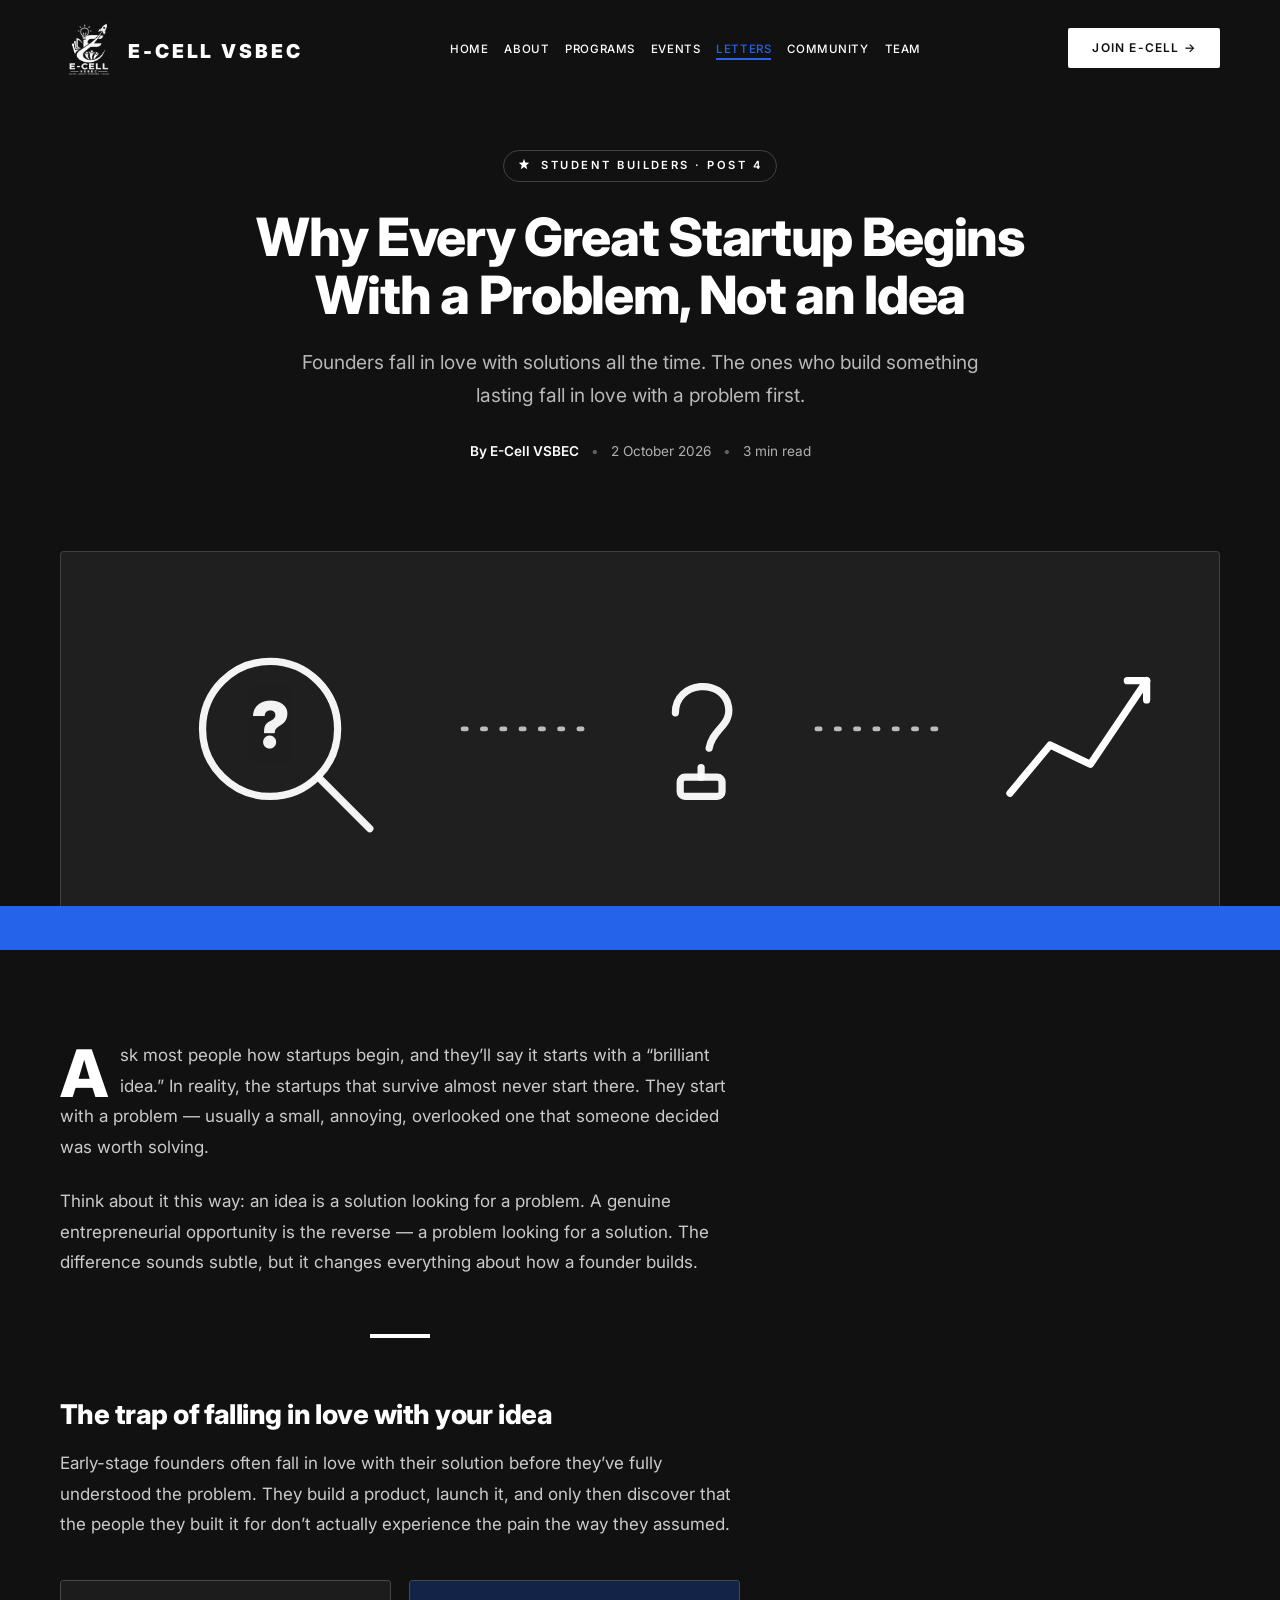
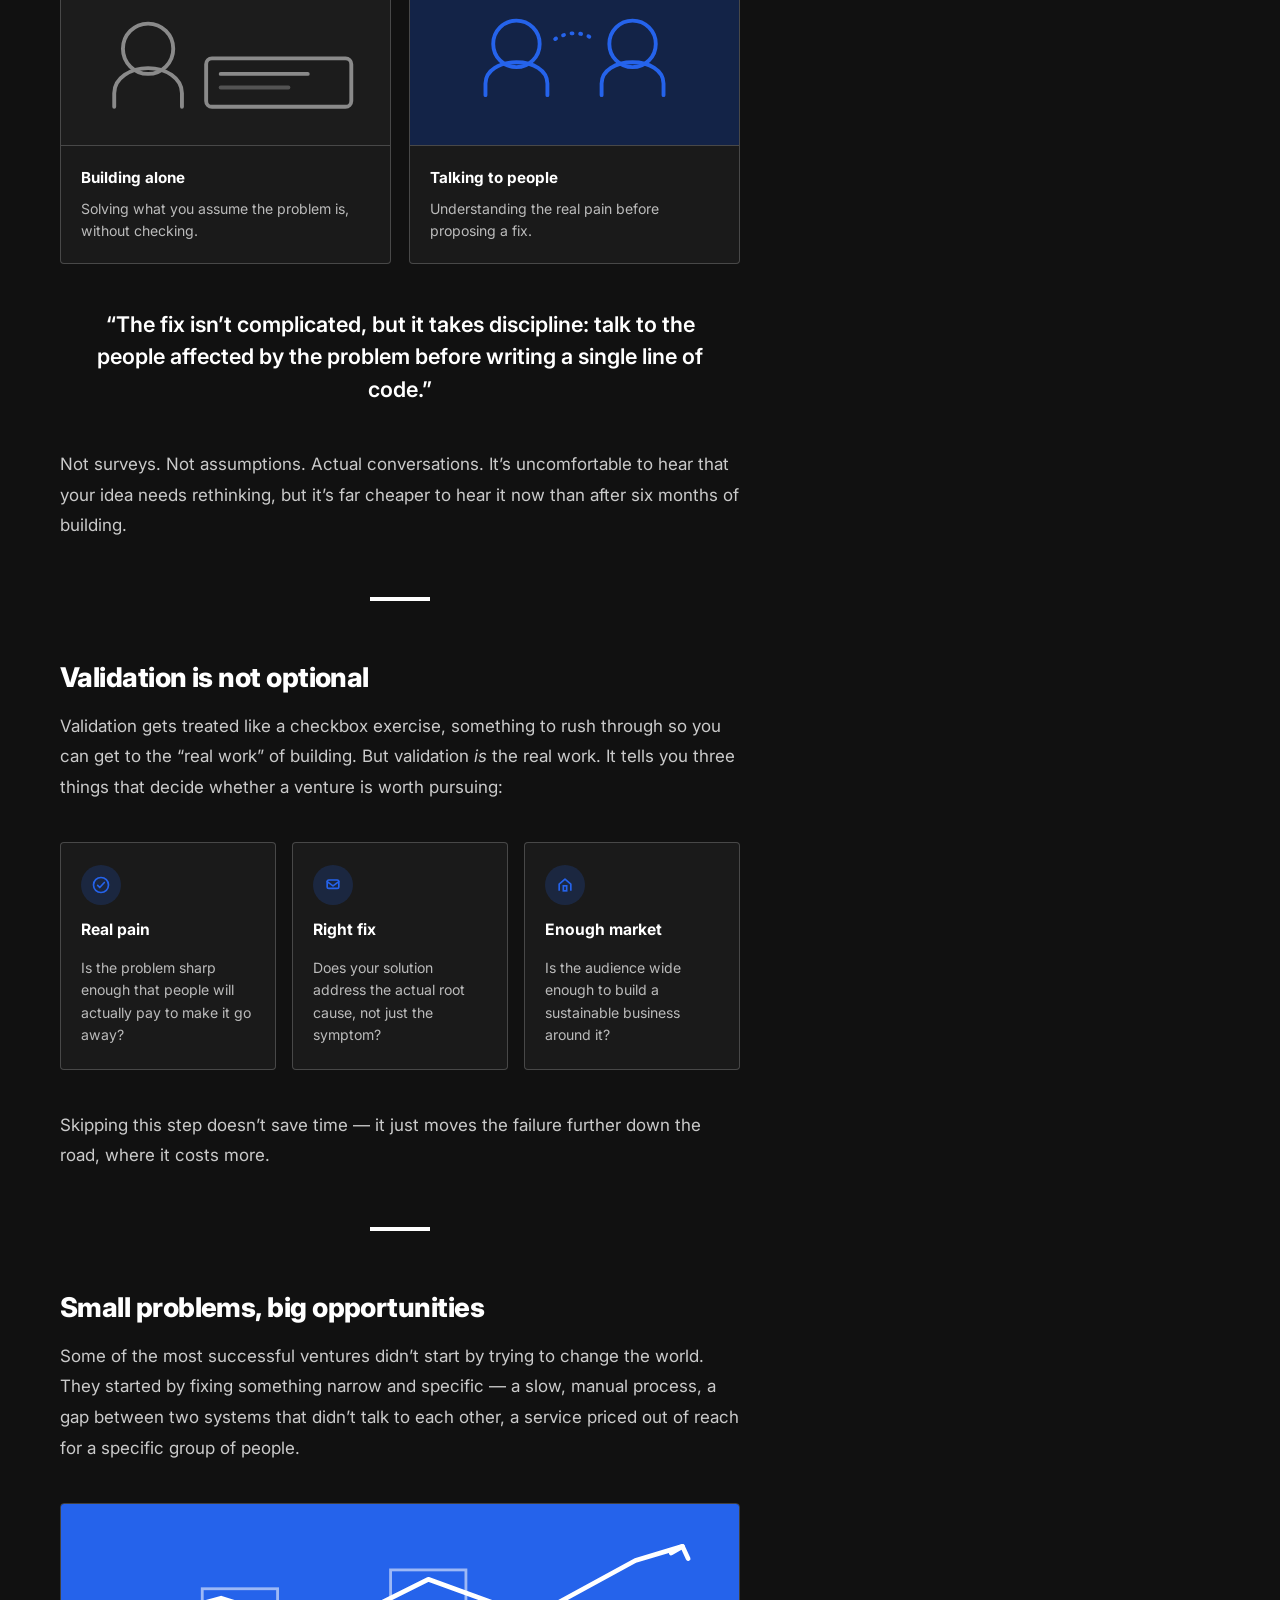
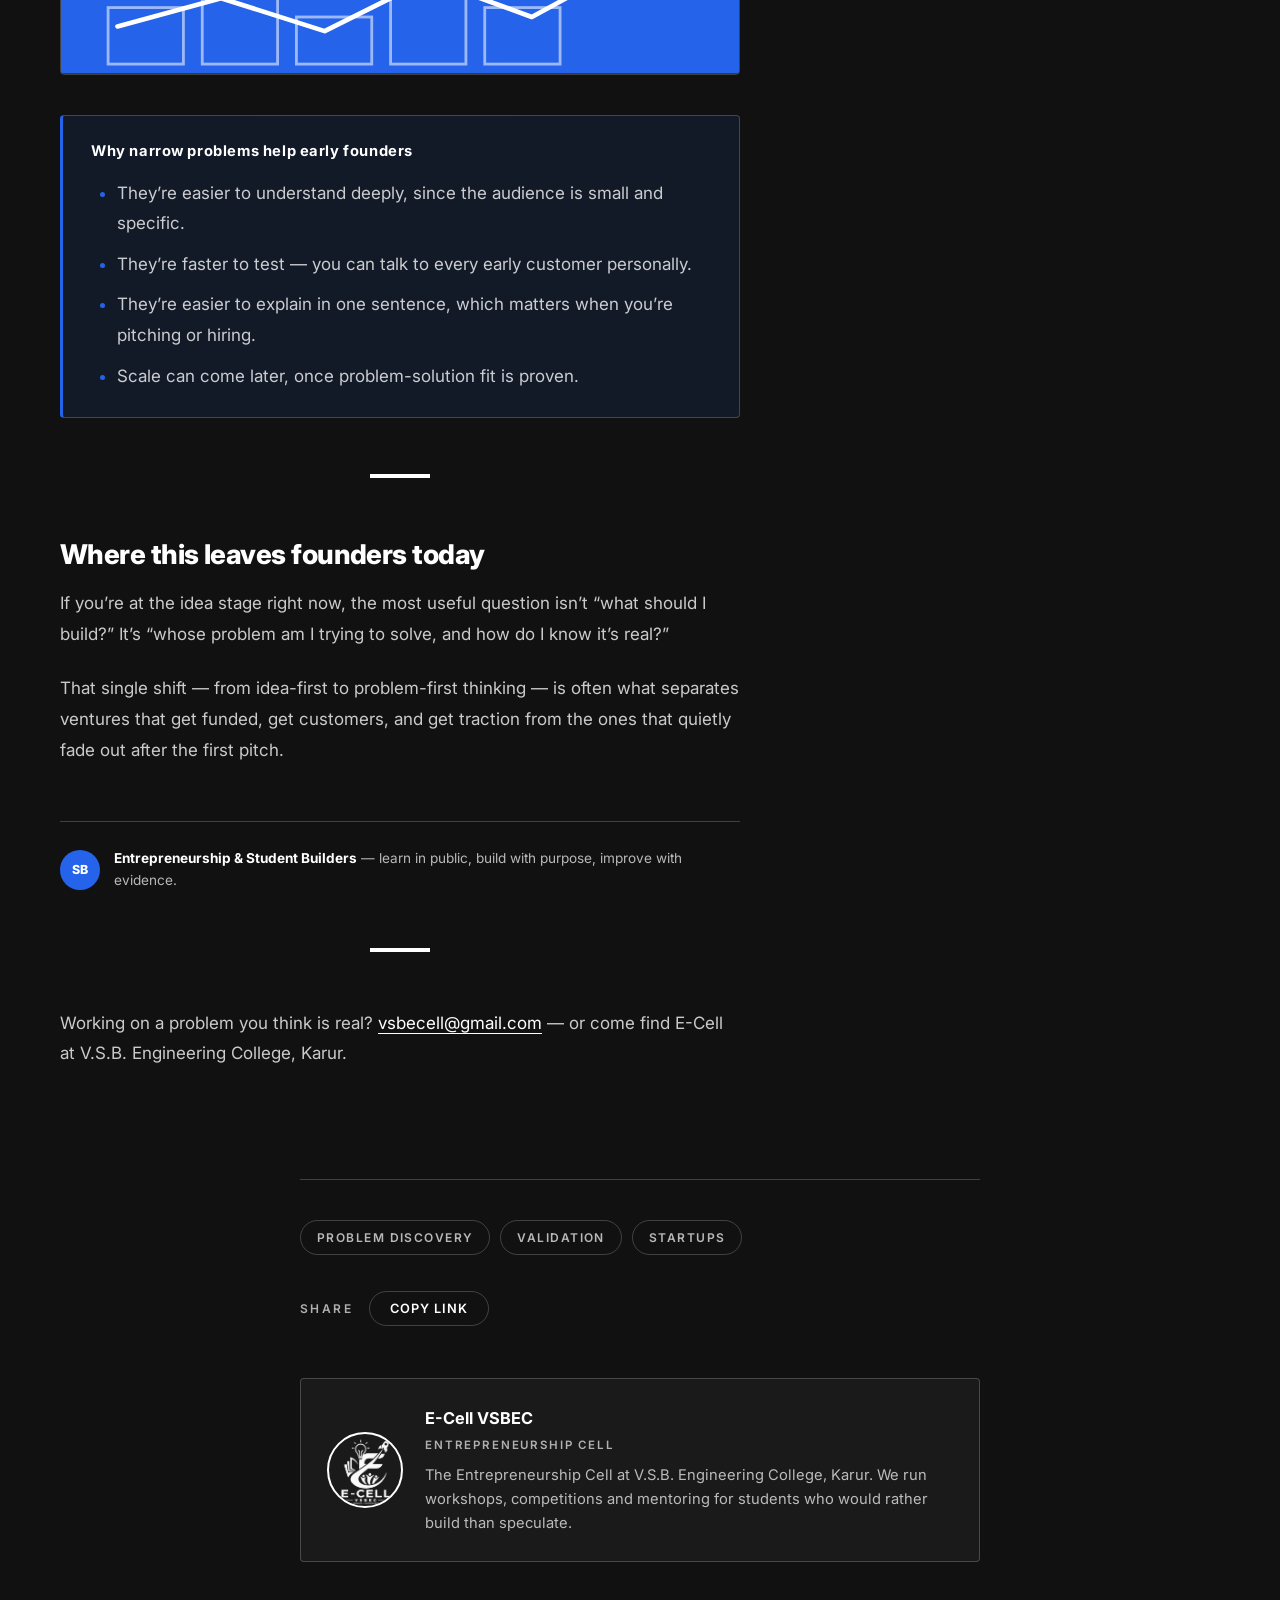
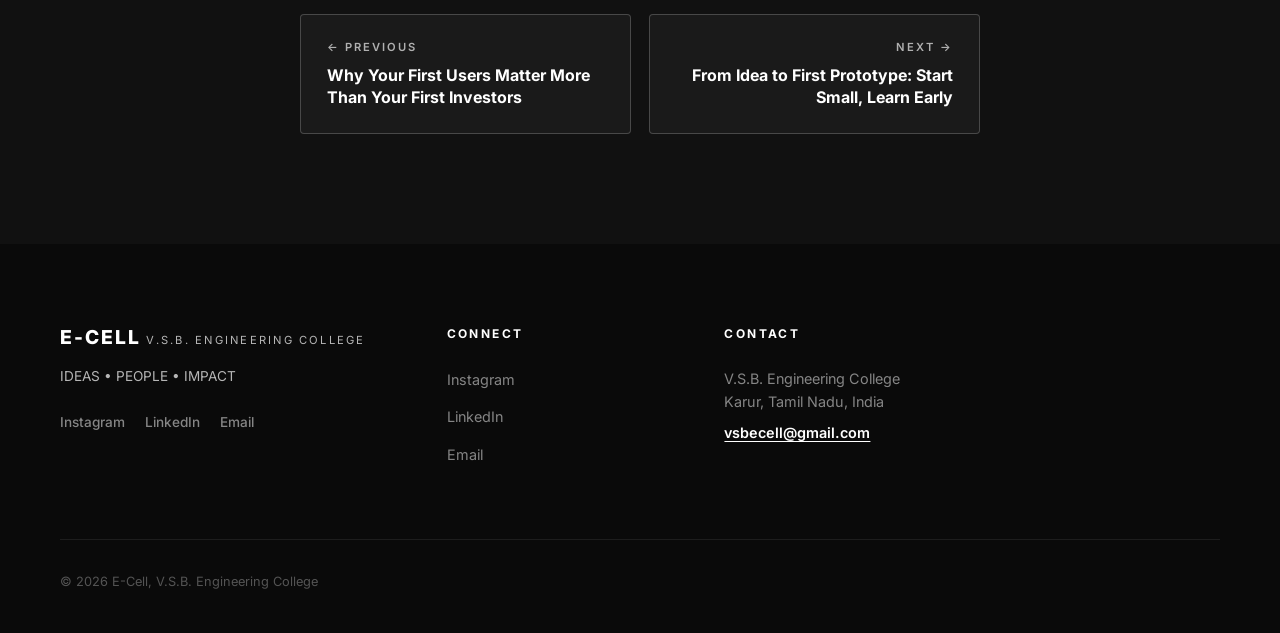
<file: letter-start-with-a-problem.html>
<!DOCTYPE html>
<html lang="en">
<head>
  <meta charset="UTF-8">
  <meta name="viewport" content="width=device-width, initial-scale=1.0">
  <title>Why Every Great Startup Begins With a Problem, Not an Idea | E-Cell, V.S.B. Engineering College</title>
  <meta name="description" content="Entrepreneurship &amp; Student Builders, Post 4 &mdash; founders fall in love with solutions; the ones who build something lasting fall in love with a problem first.">
  <meta name="keywords" content="E-Cell, V.S.B. Engineering College, startup problem, problem discovery, validation, entrepreneurship">
  <meta name="author" content="E-Cell, V.S.B. Engineering College">
  <meta property="og:title" content="Why Every Great Startup Begins With a Problem, Not an Idea">
  <meta property="og:description" content="Entrepreneurship &amp; Student Builders, Post 4 &mdash; on falling in love with a problem instead of a solution.">
  <meta property="og:type" content="article">
  <meta property="og:url" content="https://e-cell.vsb.ac.in/letter-start-with-a-problem.html">
  <meta property="og:image" content="images/e-cell-logo.png">
  <meta name="twitter:card" content="summary_large_image">
  <link rel="icon" type="image/png" sizes="32x32" href="images/favicon-32.png">
  <link rel="icon" type="image/png" sizes="16x16" href="images/favicon-16.png">
  <link rel="preconnect" href="https://fonts.googleapis.com">
  <link rel="preconnect" href="https://fonts.gstatic.com" crossorigin>
  <link href="https://fonts.googleapis.com/css2?family=Inter:wght@300;400;500;600;700;800;900&display=swap" rel="stylesheet">
  <link rel="stylesheet" href="css/style.css">
  <link rel="stylesheet" href="css/letters.css?v=6">
</head>
<body>
  <!-- meta
  title: Why Every Great Startup Begins With a Problem, Not an Idea
  author: E-Cell, V.S.B. Engineering College
  date: 2026-10-02
  tags: Problem Discovery, Validation, Startups
  series: Entrepreneurship &amp; Student Builders
  cover: (none - inline SVG artwork)
  -->

  <div class="article-progress" id="articleProgress" role="presentation"></div>

  <a href="#main-content" class="skip-link">Skip to main content</a>

  <!-- Navigation -->
  <nav class="nav" id="navbar" role="navigation" aria-label="Main navigation">
    <div class="container nav__inner">
      <a href="index.html" class="nav__brand" aria-label="E-Cell Home">
        <img src="images/e-cell-logo.png" alt="E-CELL" style="height: 56px; width: 56px; object-fit: contain;" loading="lazy" width="1254" height="1254">
        <small>E-CELL VSBEC</small>
      </a>
      <ul class="nav__links" id="navLinks">
        <li><a href="index.html">Home</a></li>
        <li><a href="index.html#about">About</a></li>
        <li><a href="index.html#programs">Programs</a></li>
        <li><a href="index.html#events">Events</a></li>
        <li><a href="letters.html" class="active">Letters</a></li>
        <li><a href="index.html#community">Community</a></li>
        <li><a href="index.html#team">Team</a></li>
      </ul>
      <a href="index.html#join" class="nav__cta desktop-only">JOIN E-CELL &rarr;</a>
      <button class="nav__toggle" id="navToggle" aria-label="Toggle navigation menu" aria-expanded="false">
        <span></span>
        <span></span>
        <span></span>
      </button>
    </div>
  </nav>

  <!-- Mobile Navigation -->
  <div class="nav__mobile" id="navMobile" role="dialog" aria-label="Mobile navigation">
    <a href="index.html">HOME</a>
    <a href="index.html#about">ABOUT</a>
    <a href="index.html#programs">PROGRAMS</a>
    <a href="index.html#events">EVENTS</a>
    <a href="letters.html">LETTERS</a>
    <a href="index.html#community">COMMUNITY</a>
    <a href="index.html#team">TEAM</a>
    <a href="index.html#join" class="btn btn-primary" style="margin-top: 24px;">JOIN E-CELL &rarr;</a>
  </div>

  <main id="main-content">

    <article>

      <!-- Hero -->
      <header class="article-hero">
        <div class="container">
          <div class="article-hero__inner">
            <span class="article-hero__tag">
              <svg width="12" height="12" viewBox="0 0 16 16" fill="none" aria-hidden="true" style="vertical-align:-1px;margin-right:6px"><path d="M8 1L9.7 5.9L15 6.3L11 9.6L12.2 15L8 12.1L3.8 15L5 9.6L1 6.3L6.3 5.9L8 1Z" fill="currentColor"/></svg>
              Student Builders &middot; Post 4
            </span>
            <h1 class="article-hero__title">Why Every Great Startup Begins With a Problem, Not an Idea</h1>
            <p class="article-hero__dek">Founders fall in love with solutions all the time. The ones who build something lasting fall in love with a problem first.</p>
            <div class="article-hero__meta">
              <strong>By E-Cell VSBEC</strong>
              <span class="letter-card__dot">&bull;</span>
              <time datetime="2026-10-02">2 October 2026</time>
              <span class="letter-card__dot">&bull;</span>
              <span data-read-time data-fallback="4">4 min read</span>
            </div>
          </div>

          <!-- Hero illustration -->
          <div class="article-scene" style="border-radius:4px 4px 0 0;border-bottom:0">
            <svg viewBox="0 0 720 220" preserveAspectRatio="xMidYMid slice" role="img">
              <title>An illustrated scene: a magnifying glass examining a question mark, a lightbulb, and a rising line chart with a marker flag</title>
              <rect width="720" height="220" fill="#ffffff" opacity="0.06"/>
              <g stroke="#ffffff" stroke-width="4.5" fill="none" stroke-linecap="round" stroke-linejoin="round">
                <circle cx="130" cy="110" r="42" opacity="0.95"/>
                <line x1="160" y1="140" x2="192" y2="172" opacity="0.95"/>
              </g>
              <text x="130" y="122" font-family="Inter, sans-serif" font-size="40" font-weight="900" fill="#ffffff" text-anchor="middle" opacity="0.95">?</text>
              <line x1="250" y1="110" x2="330" y2="110" stroke="#ffffff" stroke-width="3" stroke-dasharray="2 10" stroke-linecap="round" opacity="0.7"/>
              <g stroke="#ffffff" stroke-width="4.5" fill="none" stroke-linecap="round" stroke-linejoin="round">
                <path d="M382 100C382 80 412 78 415 96C417 108 405 110 403 122" opacity="0.95"/>
                <line x1="398" y1="134" x2="398" y2="140" opacity="0.95"/>
                <rect x="385" y="140" width="26" height="12" rx="3" opacity="0.95"/>
              </g>
              <line x1="470" y1="110" x2="550" y2="110" stroke="#ffffff" stroke-width="3" stroke-dasharray="2 10" stroke-linecap="round" opacity="0.7"/>
              <g stroke="#ffffff" stroke-width="4.5" fill="none" stroke-linecap="round" stroke-linejoin="round">
                <polyline points="590,150 615,120 640,132 675,80"/>
                <path d="M663 80 L675 80 L675 92"/>
              </g>
            </svg>
          </div>
        </div>
      </header>

      <!-- Body -->
      <section class="article-section">
        <div class="container">
          <div class="article-body" id="articleBody">

            <p class="dropcap">Ask most people how startups begin, and they&rsquo;ll say it starts with a &ldquo;brilliant idea.&rdquo; In reality, the startups that survive almost never start there. They start with a problem &mdash; usually a small, annoying, overlooked one that someone decided was worth solving.</p>

            <p>Think about it this way: an idea is a solution looking for a problem. A genuine entrepreneurial opportunity is the reverse &mdash; a problem looking for a solution. The difference sounds subtle, but it changes everything about how a founder builds.</p>

            <hr>

            <h2>The trap of falling in love with your idea</h2>

            <p>Early-stage founders often fall in love with their solution before they&rsquo;ve fully understood the problem. They build a product, launch it, and only then discover that the people they built it for don&rsquo;t actually experience the pain the way they assumed.</p>

            <div class="article-panels">
              <div class="article-panel">
                <svg viewBox="0 0 340 170" role="img">
                  <title>A founder working alone at a desk, disconnected from customers</title>
                  <rect width="340" height="170" fill="#1C1C1C"/>
                  <g stroke="#8A8A8A" stroke-width="4" fill="none" stroke-linecap="round" stroke-linejoin="round">
                    <circle cx="90" cy="70" r="26"/>
                    <path d="M55 130V116C55 100 72 90 90 90C108 90 125 100 125 116V130"/>
                    <rect x="150" y="80" width="150" height="50" rx="6"/>
                    <line x1="165" y1="96" x2="255" y2="96"/>
                    <line x1="165" y1="110" x2="235" y2="110" opacity="0.5"/>
                  </g>
                </svg>
                <div class="article-panel__label">
                  <strong>Building alone</strong>
                  <p>Solving what you assume the problem is, without checking.</p>
                </div>
              </div>

              <div class="article-panel">
                <svg viewBox="0 0 340 170" role="img">
                  <title>A founder in conversation with a customer, shown as two people talking</title>
                  <rect width="340" height="170" fill="#132347"/>
                  <g stroke="#2563EB" stroke-width="4" fill="none" stroke-linecap="round" stroke-linejoin="round">
                    <circle cx="110" cy="65" r="24"/>
                    <path d="M78 118V106C78 92 93 84 110 84C127 84 142 92 142 106V118"/>
                    <circle cx="230" cy="65" r="24"/>
                    <path d="M198 118V106C198 92 213 84 230 84C247 84 262 92 262 106V118"/>
                    <path d="M150 60Q170 48 190 60" stroke-dasharray="1 8"/>
                  </g>
                </svg>
                <div class="article-panel__label">
                  <strong>Talking to people</strong>
                  <p>Understanding the real pain before proposing a fix.</p>
                </div>
              </div>
            </div>

            <p class="article-pullquote">&ldquo;The fix isn&rsquo;t complicated, but it takes discipline: talk to the people affected by the problem before writing a single line of code.&rdquo;</p>

            <p>Not surveys. Not assumptions. Actual conversations. It&rsquo;s uncomfortable to hear that your idea needs rethinking, but it&rsquo;s far cheaper to hear it now than after six months of building.</p>

            <hr>

            <h2>Validation is not optional</h2>

            <p>Validation gets treated like a checkbox exercise, something to rush through so you can get to the &ldquo;real work&rdquo; of building. But validation <em>is</em> the real work. It tells you three things that decide whether a venture is worth pursuing:</p>

            <div class="article-checklist">
              <div class="article-checklist__card">
                <div class="article-checklist__badge">
                  <svg viewBox="0 0 24 24" fill="none" aria-hidden="true"><circle cx="12" cy="12" r="9" stroke="currentColor" stroke-width="2"/><path d="M8 12.5L10.5 15L16 9" stroke="currentColor" stroke-width="2" stroke-linecap="round" stroke-linejoin="round"/></svg>
                </div>
                <h3>Real pain</h3>
                <p>Is the problem sharp enough that people will actually pay to make it go away?</p>
              </div>

              <div class="article-checklist__card">
                <div class="article-checklist__badge">
                  <svg viewBox="0 0 24 24" fill="none" aria-hidden="true"><rect x="5" y="6" width="14" height="10" rx="2" stroke="currentColor" stroke-width="2"/><path d="M5 8L12 13L19 8" stroke="currentColor" stroke-width="2" stroke-linecap="round" stroke-linejoin="round"/></svg>
                </div>
                <h3>Right fix</h3>
                <p>Does your solution address the actual root cause, not just the symptom?</p>
              </div>

              <div class="article-checklist__card">
                <div class="article-checklist__badge">
                  <svg viewBox="0 0 24 24" fill="none" aria-hidden="true"><path d="M5 19V11L12 5L19 11V19" stroke="currentColor" stroke-width="2" stroke-linejoin="round"/><rect x="10" y="13" width="4" height="6" stroke="currentColor" stroke-width="2"/></svg>
                </div>
                <h3>Enough market</h3>
                <p>Is the audience wide enough to build a sustainable business around it?</p>
              </div>
            </div>

            <p>Skipping this step doesn&rsquo;t save time &mdash; it just moves the failure further down the road, where it costs more.</p>

            <hr>

            <h2>Small problems, big opportunities</h2>

            <p>Some of the most successful ventures didn&rsquo;t start by trying to change the world. They started by fixing something narrow and specific &mdash; a slow, manual process, a gap between two systems that didn&rsquo;t talk to each other, a service priced out of reach for a specific group of people.</p>

            <figure class="article-scene">
              <svg viewBox="0 0 720 180" preserveAspectRatio="xMidYMid slice" role="img">
                <title>A row of small shop-front outlines with a single rising line moving above them, representing narrow problems building into larger opportunities</title>
                <rect width="720" height="180" fill="#2563EB"/>
                <g stroke="#ffffff" stroke-width="3" fill="none" opacity="0.55">
                  <rect x="50" y="110" width="80" height="60"/>
                  <rect x="150" y="90" width="80" height="80"/>
                  <rect x="250" y="120" width="80" height="50"/>
                  <rect x="350" y="70" width="80" height="100"/>
                  <rect x="450" y="110" width="80" height="60"/>
                </g>
                <polyline points="60,130 170,100 280,135 390,80 500,120 610,60 660,45" fill="none" stroke="#ffffff" stroke-width="5" stroke-linecap="round" stroke-linejoin="round"/>
                <path d="M648 52 L660 45 L666 58" fill="none" stroke="#ffffff" stroke-width="5" stroke-linecap="round" stroke-linejoin="round"/>
              </svg>
            </figure>

            <div class="article-callout">
              <h3>Why narrow problems help early founders</h3>
              <ul>
                <li>They&rsquo;re easier to understand deeply, since the audience is small and specific.</li>
                <li>They&rsquo;re faster to test &mdash; you can talk to every early customer personally.</li>
                <li>They&rsquo;re easier to explain in one sentence, which matters when you&rsquo;re pitching or hiring.</li>
                <li>Scale can come later, once problem-solution fit is proven.</li>
              </ul>
            </div>

            <hr>

            <h2>Where this leaves founders today</h2>

            <p>If you&rsquo;re at the idea stage right now, the most useful question isn&rsquo;t &ldquo;what should I build?&rdquo; It&rsquo;s &ldquo;whose problem am I trying to solve, and how do I know it&rsquo;s real?&rdquo;</p>

            <p>That single shift &mdash; from idea-first to problem-first thinking &mdash; is often what separates ventures that get funded, get customers, and get traction from the ones that quietly fade out after the first pitch.</p>

            <div class="article-series">
              <span class="article-series__mark" aria-hidden="true">SB</span>
              <span><b style="color:var(--white)">Entrepreneurship &amp; Student Builders</b> &mdash; learn in public, build with purpose, improve with evidence.</span>
            </div>

            <hr>

            <p>Working on a problem you think is real? <a href="mailto:vsbecell@gmail.com">vsbecell@gmail.com</a> &mdash; or come find E-Cell at V.S.B. Engineering College, Karur.</p>

          </div>
        </div>
      </section>

      <!-- Tags / share / author -->
      <section class="article-after">
        <div class="container">
          <div class="article-after__inner">

            <div class="article-tags">
              <span>Problem Discovery</span>
              <span>Validation</span>
              <span>Startups</span>
            </div>

            <div class="article-share">
              <span class="article-share__label">Share</span>
              <button type="button" class="article-share__btn" id="copyLink">Copy link</button>
              <button type="button" class="article-share__btn" id="shareLetter" hidden>Share</button>
              <span class="article-share__status" id="shareStatus" role="status" aria-live="polite"></span>
            </div>

            <div class="article-author">
              <img class="article-author__photo" src="images/e-cell-logo.png" alt="E-CELL" loading="lazy" width="1254" height="1254">
              <div>
                <p class="article-author__name">E-Cell VSBEC</p>
                <p class="article-author__role">Entrepreneurship Cell</p>
                <p class="article-author__bio">The Entrepreneurship Cell at V.S.B. Engineering College, Karur. We run workshops, competitions and mentoring for students who would rather build than speculate.</p>
              </div>
            </div>

            <div class="article-pager">
              <a href="letter-first-users-matter.html" class="article-pager__link">
                <p class="article-pager__dir">&larr; Previous</p>
                <p class="article-pager__title">Why Your First Users Matter More Than Your First Investors</p>
              </a>
              <a href="letter-idea-to-first-prototype.html" class="article-pager__link article-pager__link--next">
                <p class="article-pager__dir">Next &rarr;</p>
                <p class="article-pager__title">From Idea to First Prototype: Start Small, Learn Early</p>
              </a>
            </div>

          </div>
        </div>
      </section>
    </article>

  </main>

  <!-- Footer -->
  <footer class="footer" id="contact" role="contentinfo">
    <div class="container">
      <div class="footer__grid">
        <div class="footer__brand-area">
          <p class="footer__brand">
            E-CELL
            <small>V.S.B. ENGINEERING COLLEGE</small>
          </p>
          <p class="footer__tagline">IDEAS &bull; PEOPLE &bull; IMPACT</p>
          <div class="footer__socials">
            <a href="https://www.instagram.com/ecell_vsbec/" target="_blank" rel="noopener" aria-label="Instagram">Instagram</a>
            <a href="https://www.linkedin.com/company/vsbec-e-cell/" target="_blank" rel="noopener" aria-label="LinkedIn">LinkedIn</a>
            <a href="mailto:vsbecell@gmail.com" aria-label="Email">Email</a>
          </div>
        </div>
        <div>
          <h4 class="footer__heading">CONNECT</h4>
          <ul class="footer__links">
            <li><a href="https://www.instagram.com/ecell_vsbec/" target="_blank" rel="noopener">Instagram</a></li>
            <li><a href="https://www.linkedin.com/company/vsbec-e-cell/" target="_blank" rel="noopener">LinkedIn</a></li>
            <li><a href="mailto:vsbecell@gmail.com">Email</a></li>
          </ul>
        </div>
        <div>
          <h4 class="footer__heading">CONTACT</h4>
          <p class="footer__contact-item">
            V.S.B. Engineering College<br>
            Karur, Tamil Nadu, India
          </p>
          <p class="footer__contact-item">
            <a href="mailto:vsbecell@gmail.com?subject=Hello%20E-Cell%20VSBEC" aria-label="Email us at vsbecell@gmail.com">vsbecell@gmail.com</a>
          </p>
        </div>
      </div>
      <div class="footer__bottom">
        <p class="footer__copyright">&copy; 2026 E-Cell, V.S.B. Engineering College</p>
      </div>
    </div>
  </footer>

  <script src="js/script.js"></script>
  <script>
  (function () {
    'use strict';

    /* Reading progress bar */
    var bar = document.getElementById('articleProgress');
    var body = document.getElementById('articleBody');
    if (bar && body) {
      var update = function () {
        var rect = body.getBoundingClientRect();
        var total = rect.height - window.innerHeight;
        var scrolled = total > 0 ? -rect.top / total : 0;
        bar.style.width = Math.max(0, Math.min(1, scrolled)) * 100 + '%';
      };
      window.addEventListener('scroll', update, { passive: true });
      window.addEventListener('resize', update);
      update();
    }

    /* Estimated read time, falling back to the hand-written value */
    var rt = document.querySelector('[data-read-time]');
    if (rt && body) {
      var words = (body.textContent || '').trim().split(/\s+/).length;
      if (words > 120) {
        rt.textContent = Math.max(1, Math.round(words / 220)) + ' min read';
      } else if (rt.dataset.fallback) {
        rt.textContent = rt.dataset.fallback + ' min read';
      }
    }

    /* Share */
    var status = document.getElementById('shareStatus');
    var copyBtn = document.getElementById('copyLink');
    var shareBtn = document.getElementById('shareLetter');
    var title = document.title.split('|')[0].trim();

    function flash(msg) {
      if (!status) return;
      status.textContent = msg;
      status.classList.add('visible');
      setTimeout(function () { status.classList.remove('visible'); }, 2200);
    }

    function legacyCopy(text) {
      var ta = document.createElement('textarea');
      ta.value = text;
      ta.setAttribute('readonly', '');
      ta.style.position = 'absolute';
      ta.style.left = '-9999px';
      document.body.appendChild(ta);
      ta.select();
      var ok = false;
      try { ok = document.execCommand('copy'); } catch (e) { ok = false; }
      document.body.removeChild(ta);
      flash(ok ? 'Link copied' : 'Copy failed');
    }

    if (copyBtn) {
      copyBtn.addEventListener('click', function () {
        var url = window.location.href;
        if (navigator.clipboard && navigator.clipboard.writeText) {
          navigator.clipboard.writeText(url).then(
            function () { flash('Link copied'); },
            function () { legacyCopy(url); }
          );
        } else {
          legacyCopy(url);
        }
      });
    }

    if (shareBtn && navigator.share) {
      shareBtn.hidden = false;
      shareBtn.addEventListener('click', function () {
        navigator.share({ title: title, url: window.location.href }).catch(function () {});
      });
    }
  })();
  </script>
</body>
</html>
</file>
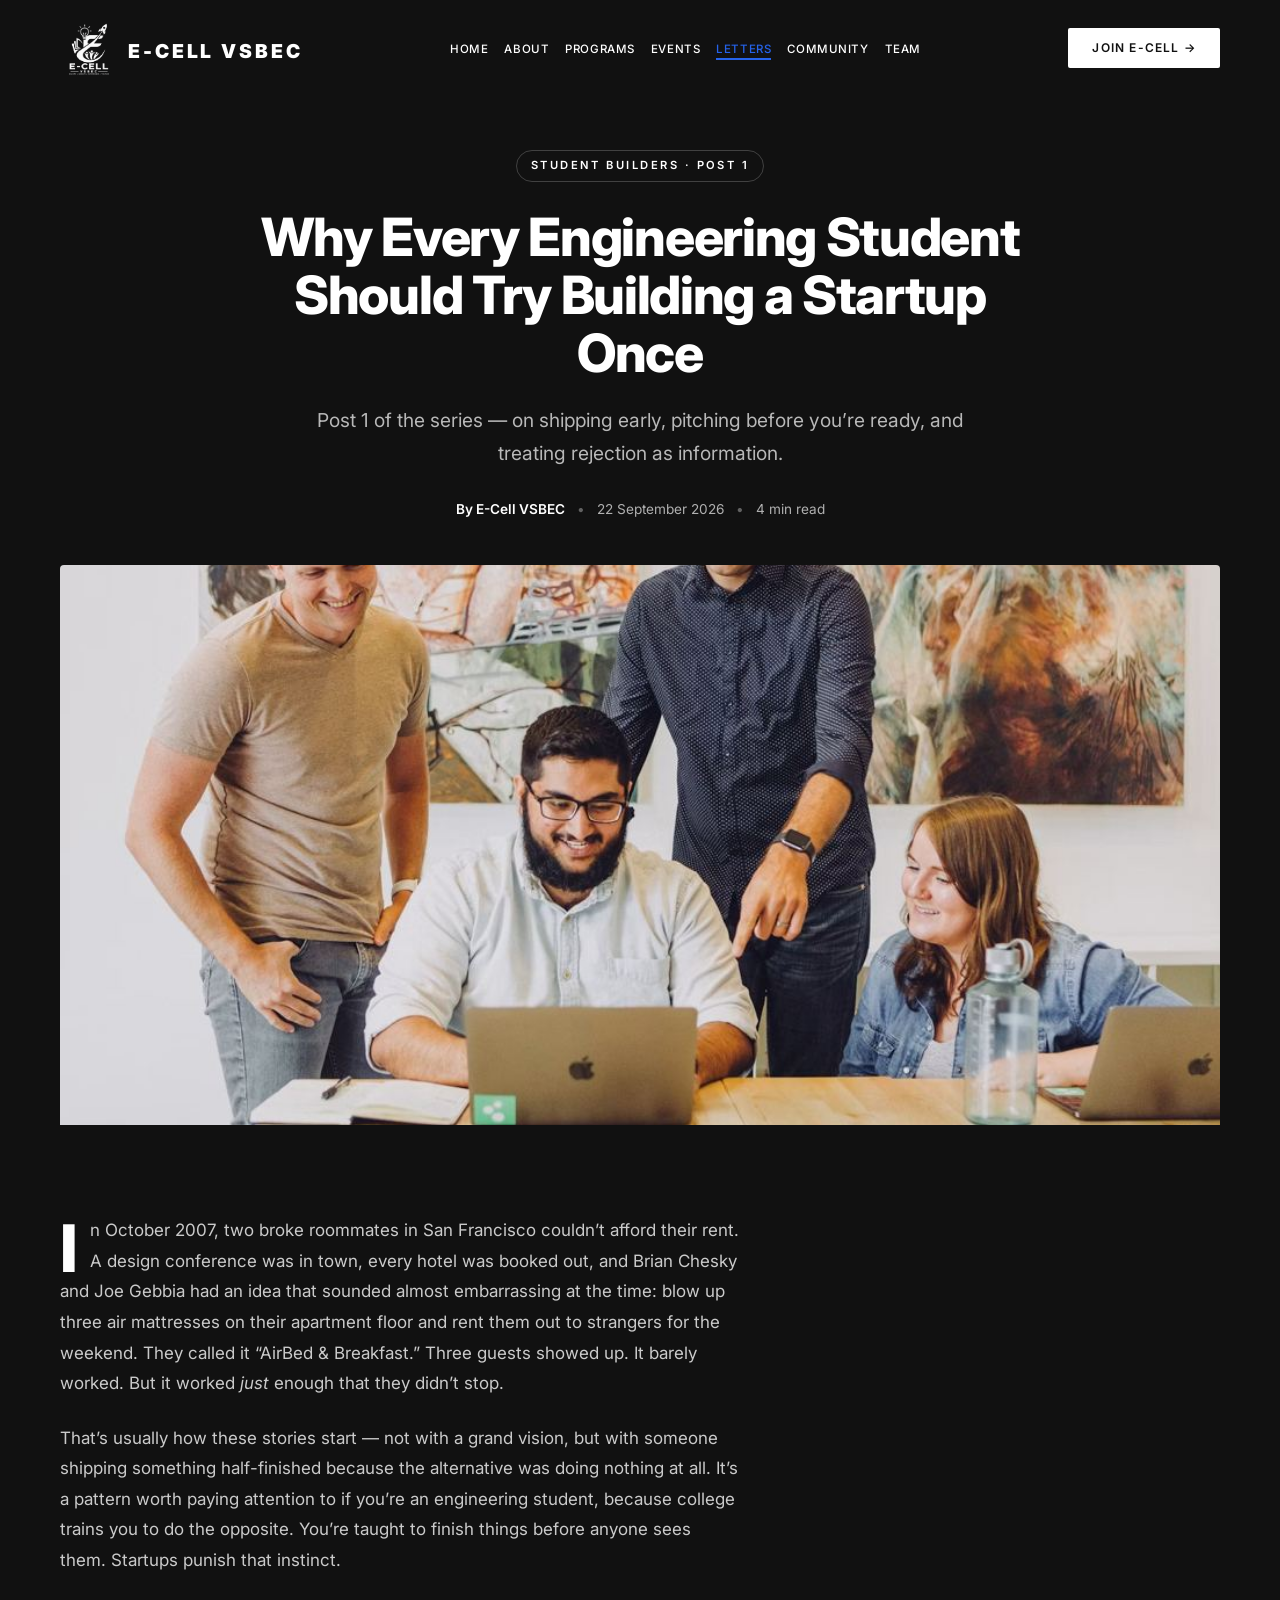
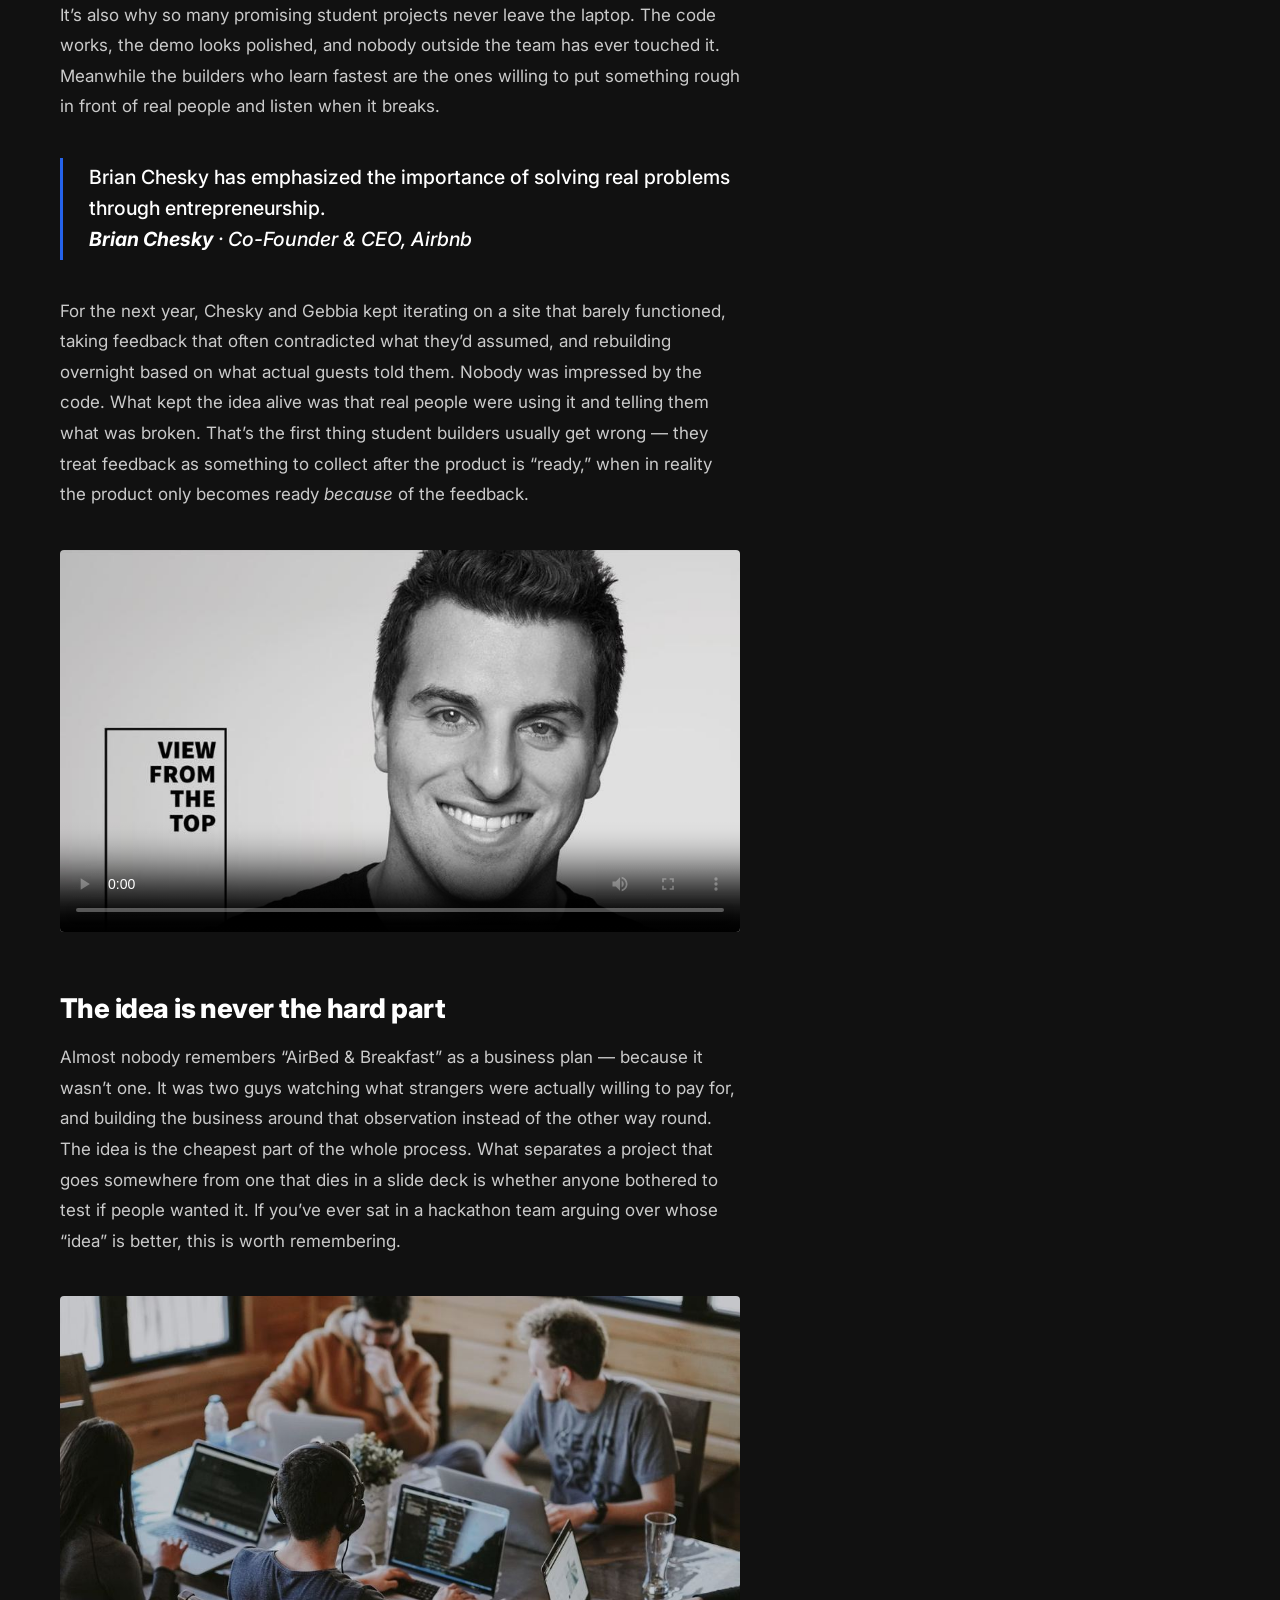
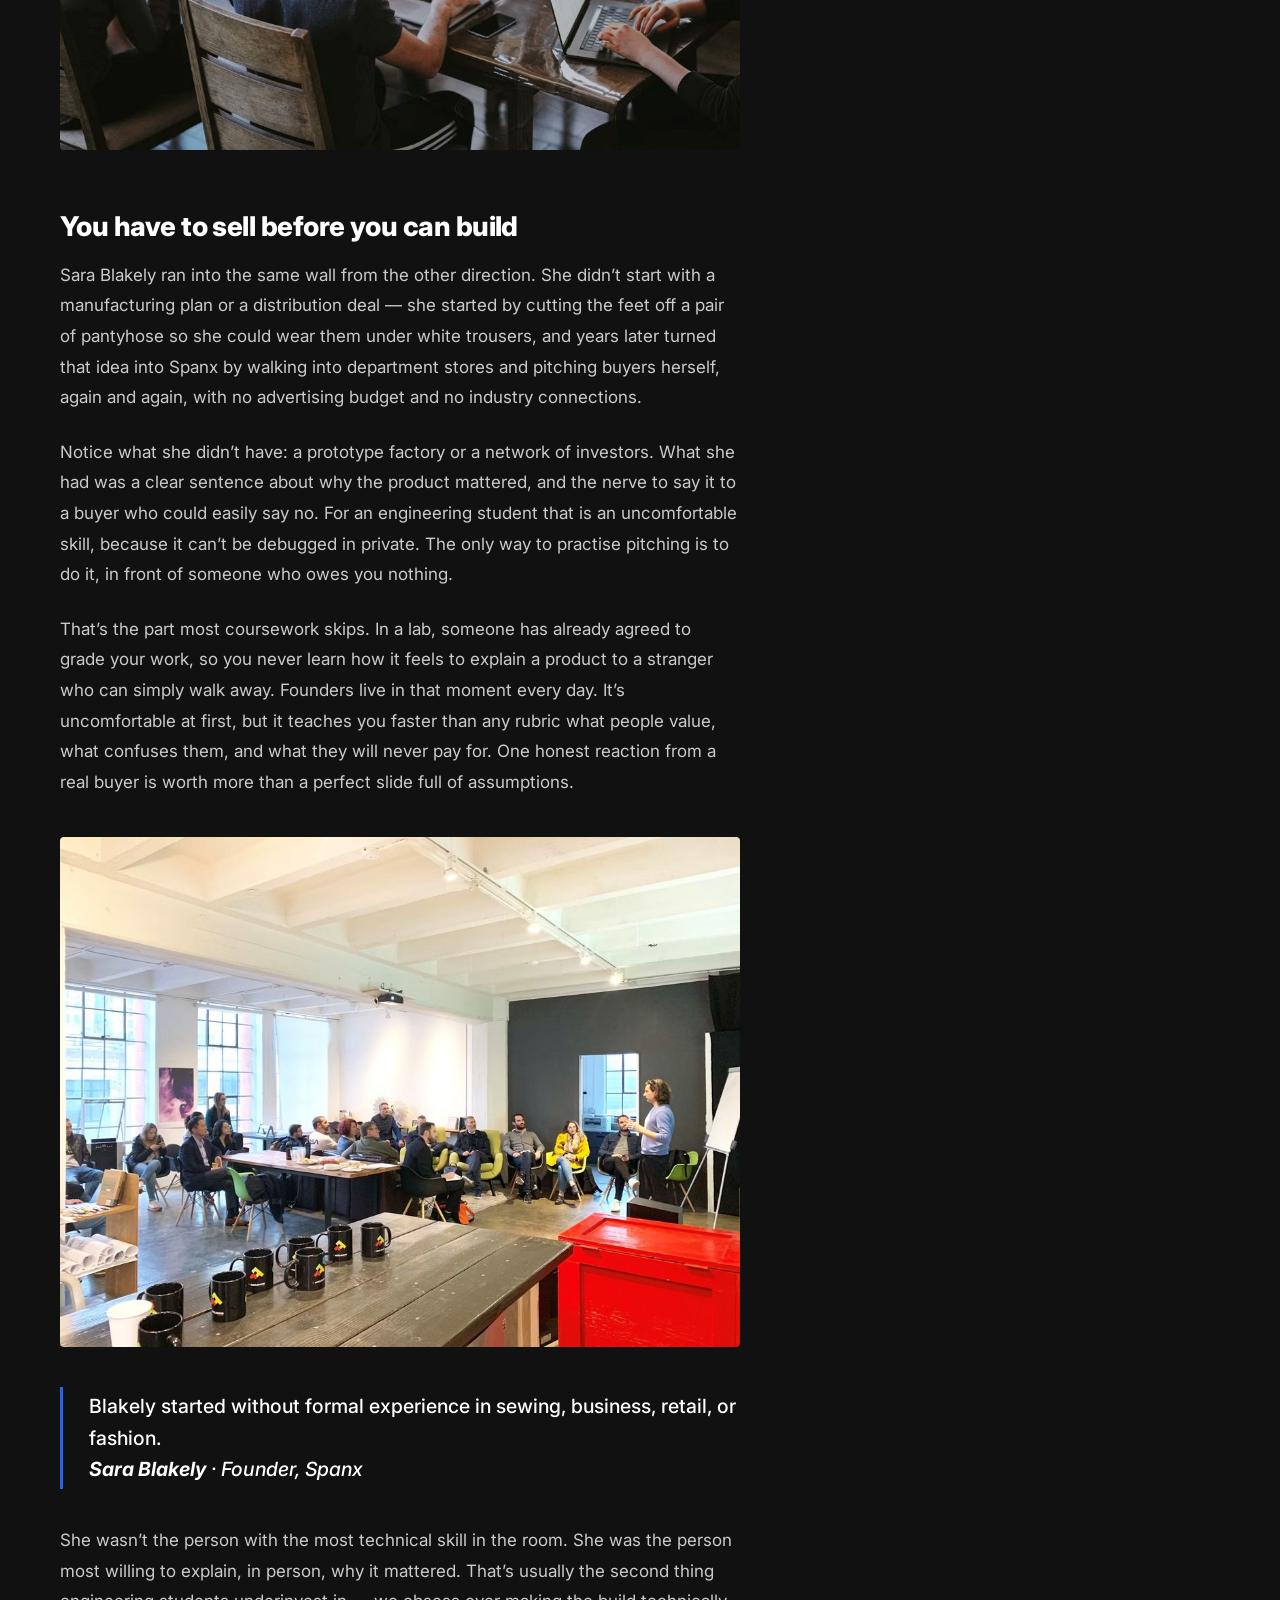
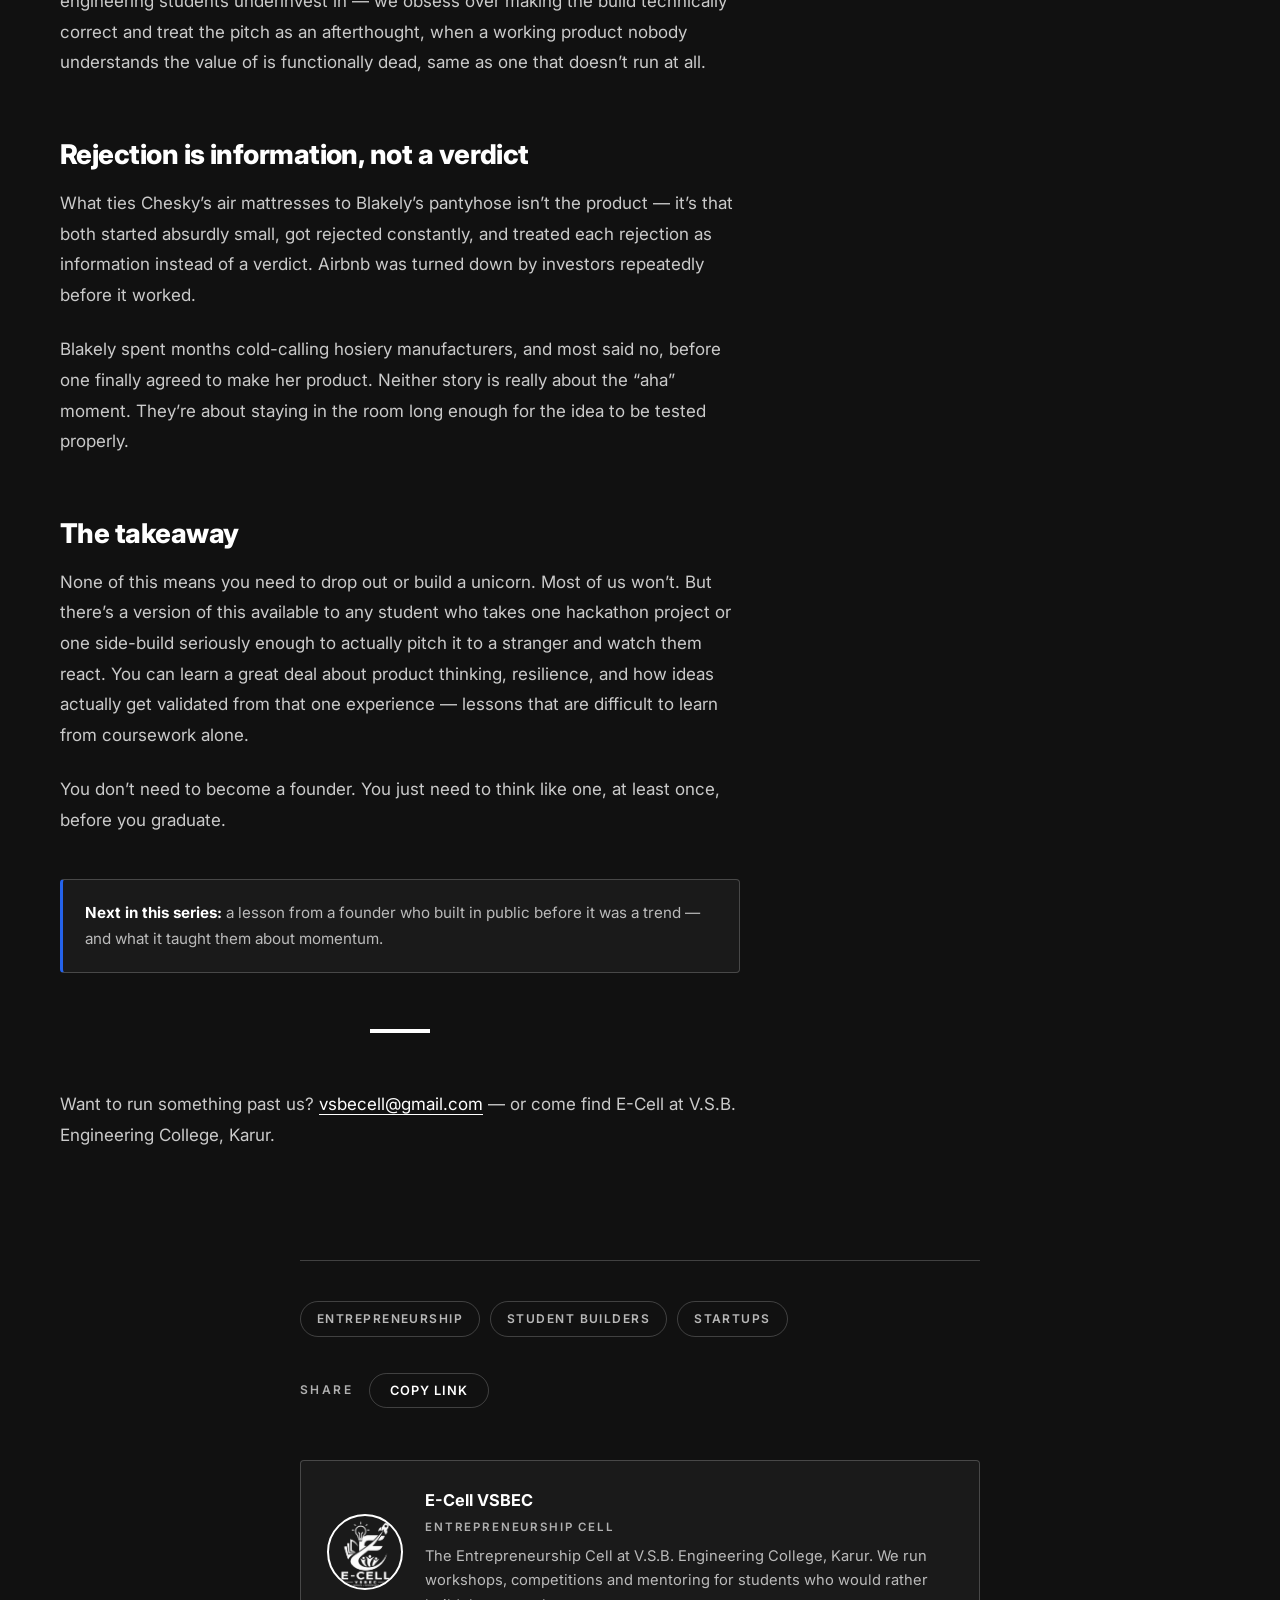
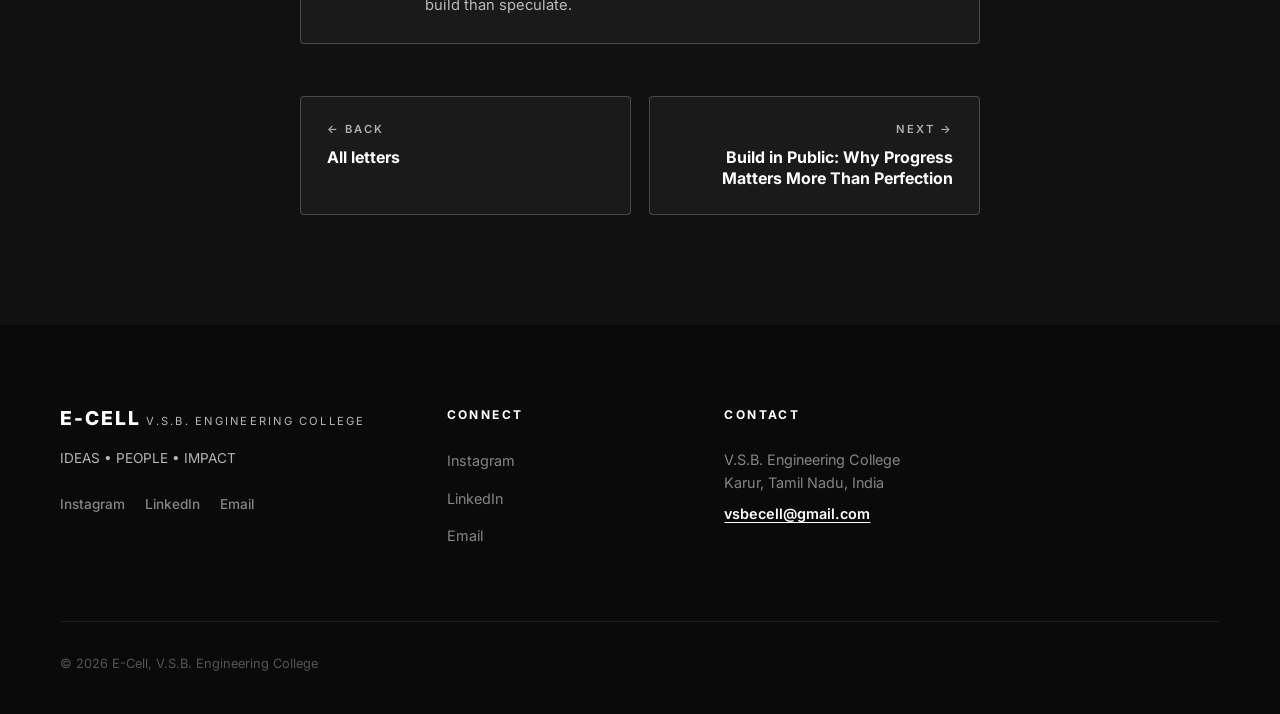
<file: letter-try-building-a-startup-once.html>
<!DOCTYPE html>
<html lang="en">
<head>
  <meta charset="UTF-8">
  <meta name="viewport" content="width=device-width, initial-scale=1.0">
  <title>Why Every Engineering Student Should Try Building a Startup Once | E-Cell, V.S.B. Engineering College</title>
  <meta name="description" content="Entrepreneurship &amp; Student Builders, Post 1 &mdash; why every engineering student should try building a startup once, and what Chesky, Blakely and the rest of us keep getting wrong about feedback, pitching and rejection.">
  <meta name="keywords" content="E-Cell, V.S.B. Engineering College, entrepreneurship, student builders, startup, engineering students, pitch, rejection">
  <meta name="author" content="E-Cell, V.S.B. Engineering College">
  <meta property="og:title" content="Why Every Engineering Student Should Try Building a Startup Once">
  <meta property="og:description" content="Entrepreneurship &amp; Student Builders, Post 1 &mdash; on shipping early, pitching before you're ready, and treating rejection as information.">
  <meta property="og:type" content="article">
  <meta property="og:url" content="https://e-cell.vsb.ac.in/letter-try-building-a-startup-once.html">
  <meta property="og:image" content="images/letters/blog1-cover.jpg">
  <meta name="twitter:card" content="summary_large_image">
  <link rel="icon" type="image/png" sizes="32x32" href="images/favicon-32.png">
  <link rel="icon" type="image/png" sizes="16x16" href="images/favicon-16.png">
  <link rel="preconnect" href="https://fonts.googleapis.com">
  <link rel="preconnect" href="https://fonts.gstatic.com" crossorigin>
  <link href="https://fonts.googleapis.com/css2?family=Inter:wght@300;400;500;600;700;800;900&display=swap" rel="stylesheet">
  <link rel="stylesheet" href="css/style.css">
  <link rel="stylesheet" href="css/letters.css?v=6">
</head>
<body>
  <!-- meta
  title: Why Every Engineering Student Should Try Building a Startup Once
  author: E-Cell, V.S.B. Engineering College
  date: 2026-09-22
  tags: Entrepreneurship, Student Builders, Startups
  cover: images/letters/blog1-cover.jpg
  coverAlt: Four students gathered around laptops at a shared table, reviewing a project together
  -->

  <div class="article-progress" id="articleProgress" role="presentation"></div>

  <a href="#main-content" class="skip-link">Skip to main content</a>

  <!-- Navigation -->
  <nav class="nav" id="navbar" role="navigation" aria-label="Main navigation">
    <div class="container nav__inner">
      <a href="index.html" class="nav__brand" aria-label="E-Cell Home">
        <img src="images/e-cell-logo.png" alt="E-CELL" style="height: 56px; width: 56px; object-fit: contain;" loading="lazy" width="1254" height="1254">
        <small>E-CELL VSBEC</small>
      </a>
      <ul class="nav__links" id="navLinks">
        <li><a href="index.html">Home</a></li>
        <li><a href="index.html#about">About</a></li>
        <li><a href="index.html#programs">Programs</a></li>
        <li><a href="index.html#events">Events</a></li>
        <li><a href="letters.html" class="active">Letters</a></li>
        <li><a href="index.html#community">Community</a></li>
        <li><a href="index.html#team">Team</a></li>
      </ul>
      <a href="index.html#join" class="nav__cta desktop-only">JOIN E-CELL &rarr;</a>
      <button class="nav__toggle" id="navToggle" aria-label="Toggle navigation menu" aria-expanded="false">
        <span></span>
        <span></span>
        <span></span>
      </button>
    </div>
  </nav>

  <!-- Mobile Navigation -->
  <div class="nav__mobile" id="navMobile" role="dialog" aria-label="Mobile navigation">
    <a href="index.html">HOME</a>
    <a href="index.html#about">ABOUT</a>
    <a href="index.html#programs">PROGRAMS</a>
    <a href="index.html#events">EVENTS</a>
    <a href="letters.html">LETTERS</a>
    <a href="index.html#community">COMMUNITY</a>
    <a href="index.html#team">TEAM</a>
    <a href="index.html#join" class="btn btn-primary" style="margin-top: 24px;">JOIN E-CELL &rarr;</a>
  </div>

  <main id="main-content">

    <article>

      <!-- Hero -->
      <header class="article-hero">
        <div class="container">
          <div class="article-hero__inner">
            <span class="article-hero__tag">Student Builders &middot; Post 1</span>
            <h1 class="article-hero__title">Why Every Engineering Student Should Try Building a Startup Once</h1>
            <p class="article-hero__dek">Post 1 of the series &mdash; on shipping early, pitching before you&rsquo;re ready, and treating rejection as information.</p>
            <div class="article-hero__meta">
              <strong>By E-Cell VSBEC</strong>
              <span class="letter-card__dot">&bull;</span>
              <time datetime="2026-09-22">22 September 2026</time>
              <span class="letter-card__dot">&bull;</span>
              <span data-read-time data-fallback="5">5 min read</span>
            </div>
          </div>
          <img class="article-cover" src="images/letters/blog1-cover.jpg" alt="Four students gathered around laptops at a shared table, reviewing a project together" loading="eager" width="1000" height="667">
        </div>
      </header>

      <!-- Body -->
      <section class="article-section">
        <div class="container">
          <div class="article-body" id="articleBody">

            <p class="dropcap">In October 2007, two broke roommates in San Francisco couldn&rsquo;t afford their rent. A design conference was in town, every hotel was booked out, and Brian Chesky and Joe Gebbia had an idea that sounded almost embarrassing at the time: blow up three air mattresses on their apartment floor and rent them out to strangers for the weekend. They called it &ldquo;AirBed &amp; Breakfast.&rdquo; Three guests showed up. It barely worked. But it worked <em>just</em> enough that they didn&rsquo;t stop.</p>

            <p>That&rsquo;s usually how these stories start &mdash; not with a grand vision, but with someone shipping something half-finished because the alternative was doing nothing at all. It&rsquo;s a pattern worth paying attention to if you&rsquo;re an engineering student, because college trains you to do the opposite. You&rsquo;re taught to finish things before anyone sees them. Startups punish that instinct.</p>

            <p>It&rsquo;s also why so many promising student projects never leave the laptop. The code works, the demo looks polished, and nobody outside the team has ever touched it. Meanwhile the builders who learn fastest are the ones willing to put something rough in front of real people and listen when it breaks.</p>

            <blockquote>
              <p>Brian Chesky has emphasized the importance of solving real problems through entrepreneurship.</p>
              <cite><b>Brian Chesky</b> &middot; Co-Founder &amp; CEO, Airbnb</cite>
            </blockquote>

            <p>For the next year, Chesky and Gebbia kept iterating on a site that barely functioned, taking feedback that often contradicted what they&rsquo;d assumed, and rebuilding overnight based on what actual guests told them. Nobody was impressed by the code. What kept the idea alive was that real people were using it and telling them what was broken. That&rsquo;s the first thing student builders usually get wrong &mdash; they treat feedback as something to collect after the product is &ldquo;ready,&rdquo; when in reality the product only becomes ready <em>because</em> of the feedback.</p>

            <!-- TODO: add a caption describing what this video covers (for accessibility + SEO) -->
            <figure class="article-video">
              <video controls preload="metadata" playsinline poster="images/letters/blog1-video-poster.jpg">
                <source src="images/letters/blog1-video.mp4" type="video/mp4">
                Your browser does not support the video tag.
              </video>
            </figure>

            <h2>The idea is never the hard part</h2>

            <p>Almost nobody remembers &ldquo;AirBed &amp; Breakfast&rdquo; as a business plan &mdash; because it wasn&rsquo;t one. It was two guys watching what strangers were actually willing to pay for, and building the business around that observation instead of the other way round. The idea is the cheapest part of the whole process. What separates a project that goes somewhere from one that dies in a slide deck is whether anyone bothered to test if people wanted it. If you&rsquo;ve ever sat in a hackathon team arguing over whose &ldquo;idea&rdquo; is better, this is worth remembering.</p>

            <figure>
              <img src="images/letters/blog1-01.jpg" alt="A small team working late around a table of laptops with code open on the screens" loading="lazy" width="1000" height="667">
            </figure>

            <h2>You have to sell before you can build</h2>

            <p>Sara Blakely ran into the same wall from the other direction. She didn&rsquo;t start with a manufacturing plan or a distribution deal &mdash; she started by cutting the feet off a pair of pantyhose so she could wear them under white trousers, and years later turned that idea into Spanx by walking into department stores and pitching buyers herself, again and again, with no advertising budget and no industry connections.</p>

            <p>Notice what she didn&rsquo;t have: a prototype factory or a network of investors. What she had was a clear sentence about why the product mattered, and the nerve to say it to a buyer who could easily say no. For an engineering student that is an uncomfortable skill, because it can&rsquo;t be debugged in private. The only way to practise pitching is to do it, in front of someone who owes you nothing.</p>

            <p>That&rsquo;s the part most coursework skips. In a lab, someone has already agreed to grade your work, so you never learn how it feels to explain a product to a stranger who can simply walk away. Founders live in that moment every day. It&rsquo;s uncomfortable at first, but it teaches you faster than any rubric what people value, what confuses them, and what they will never pay for. One honest reaction from a real buyer is worth more than a perfect slide full of assumptions.</p>

            <figure>
              <img src="images/letters/blog1-02.jpg" alt="A group seated in a workshop circle while one person stands and presents to the room" loading="lazy" width="1000" height="667">
            </figure>

            <blockquote>
              <p>Blakely started without formal experience in sewing, business, retail, or fashion.</p>
              <cite><b>Sara Blakely</b> &middot; Founder, Spanx</cite>
            </blockquote>

            <p>She wasn&rsquo;t the person with the most technical skill in the room. She was the person most willing to explain, in person, why it mattered. That&rsquo;s usually the second thing engineering students underinvest in &mdash; we obsess over making the build technically correct and treat the pitch as an afterthought, when a working product nobody understands the value of is functionally dead, same as one that doesn&rsquo;t run at all.</p>

            <h2>Rejection is information, not a verdict</h2>

            <p>What ties Chesky&rsquo;s air mattresses to Blakely&rsquo;s pantyhose isn&rsquo;t the product &mdash; it&rsquo;s that both started absurdly small, got rejected constantly, and treated each rejection as information instead of a verdict. Airbnb was turned down by investors repeatedly before it worked.</p>

            <p>Blakely spent months cold-calling hosiery manufacturers, and most said no, before one finally agreed to make her product. Neither story is really about the &ldquo;aha&rdquo; moment. They&rsquo;re about staying in the room long enough for the idea to be tested properly.</p>

            <h2>The takeaway</h2>

            <p>None of this means you need to drop out or build a unicorn. Most of us won&rsquo;t. But there&rsquo;s a version of this available to any student who takes one hackathon project or one side-build seriously enough to actually pitch it to a stranger and watch them react. You can learn a great deal about product thinking, resilience, and how ideas actually get validated from that one experience &mdash; lessons that are difficult to learn from coursework alone.</p>

            <p>You don&rsquo;t need to become a founder. You just need to think like one, at least once, before you graduate.</p>

            <div class="article-next">
              <p><b>Next in this series:</b> a lesson from a founder who built in public before it was a trend &mdash; and what it taught them about momentum.</p>
            </div>

            <hr>

            <p>Want to run something past us? <a href="mailto:vsbecell@gmail.com">vsbecell@gmail.com</a> &mdash; or come find E-Cell at V.S.B. Engineering College, Karur.</p>

          </div>
        </div>
      </section>

      <!-- Tags / share / author -->
      <section class="article-after">
        <div class="container">
          <div class="article-after__inner">

            <div class="article-tags">
              <span>Entrepreneurship</span>
              <span>Student Builders</span>
              <span>Startups</span>
            </div>

            <div class="article-share">
              <span class="article-share__label">Share</span>
              <button type="button" class="article-share__btn" id="copyLink">Copy link</button>
              <button type="button" class="article-share__btn" id="shareLetter" hidden>Share</button>
              <span class="article-share__status" id="shareStatus" role="status" aria-live="polite"></span>
            </div>

            <div class="article-author">
              <img class="article-author__photo" src="images/e-cell-logo.png" alt="E-CELL" loading="lazy" width="1254" height="1254">
              <div>
                <p class="article-author__name">E-Cell VSBEC</p>
                <p class="article-author__role">Entrepreneurship Cell</p>
                <p class="article-author__bio">The Entrepreneurship Cell at V.S.B. Engineering College, Karur. We run workshops, competitions and mentoring for students who would rather build than speculate.</p>
              </div>
            </div>

            <div class="article-pager">
              <a href="letters.html" class="article-pager__link">
                <p class="article-pager__dir">&larr; Back</p>
                <p class="article-pager__title">All letters</p>
              </a>
              <a href="letter-build-in-public.html" class="article-pager__link article-pager__link--next">
                <p class="article-pager__dir">Next &rarr;</p>
                <p class="article-pager__title">Build in Public: Why Progress Matters More Than Perfection</p>
              </a>
            </div>

          </div>
        </div>
      </section>
    </article>

  </main>

  <!-- Footer -->
  <footer class="footer" id="contact" role="contentinfo">
    <div class="container">
      <div class="footer__grid">
        <div class="footer__brand-area">
          <p class="footer__brand">
            E-CELL
            <small>V.S.B. ENGINEERING COLLEGE</small>
          </p>
          <p class="footer__tagline">IDEAS &bull; PEOPLE &bull; IMPACT</p>
          <div class="footer__socials">
            <a href="https://www.instagram.com/ecell_vsbec/" target="_blank" rel="noopener" aria-label="Instagram">Instagram</a>
            <a href="https://www.linkedin.com/company/vsbec-e-cell/" target="_blank" rel="noopener" aria-label="LinkedIn">LinkedIn</a>
            <a href="mailto:vsbecell@gmail.com" aria-label="Email">Email</a>
          </div>
        </div>
        <div>
          <h4 class="footer__heading">CONNECT</h4>
          <ul class="footer__links">
            <li><a href="https://www.instagram.com/ecell_vsbec/" target="_blank" rel="noopener">Instagram</a></li>
            <li><a href="https://www.linkedin.com/company/vsbec-e-cell/" target="_blank" rel="noopener">LinkedIn</a></li>
            <li><a href="mailto:vsbecell@gmail.com">Email</a></li>
          </ul>
        </div>
        <div>
          <h4 class="footer__heading">CONTACT</h4>
          <p class="footer__contact-item">
            V.S.B. Engineering College<br>
            Karur, Tamil Nadu, India
          </p>
          <p class="footer__contact-item">
            <a href="mailto:vsbecell@gmail.com?subject=Hello%20E-Cell%20VSBEC" aria-label="Email us at vsbecell@gmail.com">vsbecell@gmail.com</a>
          </p>
        </div>
      </div>
      <div class="footer__bottom">
        <p class="footer__copyright">&copy; 2026 E-Cell, V.S.B. Engineering College</p>
      </div>
    </div>
  </footer>

  <script src="js/script.js"></script>
  <script>
  (function () {
    'use strict';

    /* Reading progress bar */
    var bar = document.getElementById('articleProgress');
    var body = document.getElementById('articleBody');
    if (bar && body) {
      var update = function () {
        var rect = body.getBoundingClientRect();
        var total = rect.height - window.innerHeight;
        var scrolled = total > 0 ? -rect.top / total : 0;
        bar.style.width = Math.max(0, Math.min(1, scrolled)) * 100 + '%';
      };
      window.addEventListener('scroll', update, { passive: true });
      window.addEventListener('resize', update);
      update();
    }

    /* Estimated read time, falling back to the hand-written value */
    var rt = document.querySelector('[data-read-time]');
    if (rt && body) {
      var words = (body.textContent || '').trim().split(/\s+/).length;
      if (words > 120) {
        rt.textContent = Math.max(1, Math.round(words / 220)) + ' min read';
      } else if (rt.dataset.fallback) {
        rt.textContent = rt.dataset.fallback + ' min read';
      }
    }

    /* Share */
    var status = document.getElementById('shareStatus');
    var copyBtn = document.getElementById('copyLink');
    var shareBtn = document.getElementById('shareLetter');
    var title = document.title.split('|')[0].trim();

    function flash(msg) {
      if (!status) return;
      status.textContent = msg;
      status.classList.add('visible');
      setTimeout(function () { status.classList.remove('visible'); }, 2200);
    }

    function legacyCopy(text) {
      var ta = document.createElement('textarea');
      ta.value = text;
      ta.setAttribute('readonly', '');
      ta.style.position = 'absolute';
      ta.style.left = '-9999px';
      document.body.appendChild(ta);
      ta.select();
      var ok = false;
      try { ok = document.execCommand('copy'); } catch (e) { ok = false; }
      document.body.removeChild(ta);
      flash(ok ? 'Link copied' : 'Copy failed');
    }

    if (copyBtn) {
      copyBtn.addEventListener('click', function () {
        var url = window.location.href;
        if (navigator.clipboard && navigator.clipboard.writeText) {
          navigator.clipboard.writeText(url).then(
            function () { flash('Link copied'); },
            function () { legacyCopy(url); }
          );
        } else {
          legacyCopy(url);
        }
      });
    }

    if (shareBtn && navigator.share) {
      shareBtn.hidden = false;
      shareBtn.addEventListener('click', function () {
        navigator.share({ title: title, url: window.location.href }).catch(function () {});
      });
    }
  })();
  </script>
</body>
</html>
</file>
<file: css/style.css>
﻿@import url('https://fonts.googleapis.com/css2?family=Inter:wght@300;400;500;600;700;800;900&display=swap');

*, *::before, *::after {
  margin: 0;
  padding: 0;
  box-sizing: border-box;
}

:root {
  --bg-primary: #2563EB;
  --bg-dark: #111111;
  --bg-cream: #F3EEE5;
  --bg-cream-alt: #EDE5DA;
  --text-primary: #FFFFFF;
  --text-on-dark: #FFFFFF;
  --text-on-orange: #FFFFFF;
  --text-dark: #111111;
  --text-muted: rgba(255, 255, 255, 0.7);
  --text-muted-dark: rgba(0, 0, 0, 0.6);
  --accent: #2563EB;
  --accent-dark: #1D4ED8;
  --accent-darker: #1E40AF;
  --white: #FFFFFF;
  --muted-gray: #B0B0B0;
  --muted-gray-dark: #888888;
  --light-border: rgba(255, 255, 255, 0.2);
  --light-border-dark: rgba(0, 0, 0, 0.1);
  --font-family: 'Inter', -apple-system, BlinkMacSystemFont, sans-serif;
  --max-width: 1400px;
  --container-padding: 60px;
  --transition: 0.4s cubic-bezier(0.25, 0.46, 0.45, 0.94);
}

html {
  scroll-behavior: smooth;
  font-size: 16px;
}

body {
  font-family: var(--font-family);
  background-color: var(--bg-primary);
  color: var(--text-on-orange);
  line-height: 1.6;
  overflow-x: hidden;
  -webkit-font-smoothing: antialiased;
  -moz-osx-font-smoothing: grayscale;
}

img {
  max-width: 100%;
  height: auto;
  display: block;
}

a {
  text-decoration: none;
  color: inherit;
}

button {
  cursor: pointer;
  border: none;
  font-family: inherit;
}

/* ===== UTILITY ===== */
.container {
  max-width: var(--max-width);
  margin: 0 auto;
  padding-left: var(--container-padding);
  padding-right: var(--container-padding);
}

.section-label {
  font-size: 0.75rem;
  font-weight: 600;
  letter-spacing: 0.3em;
  text-transform: uppercase;
  color: var(--white);
  margin-bottom: 16px;
  display: flex;
  align-items: center;
  gap: 12px;
}

.section-label::before {
  content: '';
  width: 40px;
  height: 3px;
  background-color: var(--white);
}

.section-label--dark::before {
  background-color: var(--accent);
}

.section-heading {
  font-size: clamp(2rem, 4vw, 3.5rem);
  font-weight: 800;
  line-height: 1.1;
  letter-spacing: -0.02em;
  color: var(--white);
  margin-bottom: 24px;
}

.section-heading span {
  color: var(--white);
}

.section-heading--dark span {
  color: var(--accent);
}

.section-text {
  font-size: 1.05rem;
  color: var(--text-muted);
  max-width: 560px;
  line-height: 1.8;
  font-weight: 400;
}

.section-text--dark {
  color: var(--text-muted-dark);
}

/* ===== BUTTONS ===== */
.btn {
  display: inline-flex;
  align-items: center;
  gap: 8px;
  padding: 16px 32px;
  font-size: 0.9rem;
  font-weight: 600;
  letter-spacing: 0.05em;
  text-transform: uppercase;
  transition: var(--transition);
  cursor: pointer;
  border: none;
}

.btn-primary {
  background-color: var(--white);
  color: var(--text-dark);
}

.btn-primary:hover {
  background-color: var(--bg-cream);
  color: var(--text-dark);
}

.btn-outline {
  border: 2px solid var(--white);
  color: var(--white);
  background: transparent;
}

.btn-outline:hover {
  background-color: var(--white);
  color: var(--text-dark);
}

.btn-red {
  background-color: var(--accent-dark);
  color: var(--white);
}

.btn-red:hover {
  background-color: var(--accent-darker);
  color: var(--white);
}

.btn .arrow {
  transition: transform var(--transition);
  font-size: 1.1em;
}

.btn:hover .arrow {
  transform: translateX(4px);
}

.btn--sm {
  padding: 12px 24px;
  font-size: 0.8rem;
}

/* ===== ANIMATIONS ===== */
.reveal {
  opacity: 0;
  transform: translateY(40px);
  transition: opacity 0.8s cubic-bezier(0.25, 0.46, 0.45, 0.94),
              transform 0.8s cubic-bezier(0.25, 0.46, 0.45, 0.94);
}

.reveal.active {
  opacity: 1;
  transform: translateY(0);
}

.reveal-delay-1 { transition-delay: 0.1s; }
.reveal-delay-2 { transition-delay: 0.2s; }
.reveal-delay-3 { transition-delay: 0.3s; }
.reveal-delay-4 { transition-delay: 0.4s; }
.reveal-delay-5 { transition-delay: 0.5s; }
.reveal-delay-6 { transition-delay: 0.6s; }

@media (prefers-reduced-motion: reduce) {
  .reveal {
    opacity: 1;
    transform: none;
    transition: none;
  }
  html { scroll-behavior: auto; }
}

/* ===== NAVIGATION ===== */
.nav {
  position: fixed;
  top: 0;
  left: 0;
  right: 0;
  z-index: 1000;
  padding: 20px 0;
  transition: var(--transition);
  background-color: transparent;
}

.nav.scrolled {
  background-color: rgba(17, 17, 17, 0.97);
  backdrop-filter: blur(20px);
  -webkit-backdrop-filter: blur(20px);
  box-shadow: 0 1px 0 rgba(255, 255, 255, 0.1);
  padding: 14px 0;
}

.nav__inner {
  display: flex;
  align-items: center;
  justify-content: space-between;
}

.nav__brand {
  display: flex;
  align-items: center;
  gap: 12px;
  line-height: 1.3;
  font-weight: 800;
}

.nav__brand img {
  height: 56px;
  width: 56px;
}

.nav__brand small {
  display: block;
  font-size: larger;
  font-weight: bolder;
  letter-spacing: 0.15em;
  color: var(--white);
  margin-top: 6px;
  white-space: nowrap;
  text-transform: uppercase;
}

.nav__links {
  display: flex;
  align-items: center;
  gap: 28px;
  list-style: none;
}

.nav__links a {
  font-size: 0.8rem;
  font-weight: 500;
  letter-spacing: 0.08em;
  text-transform: uppercase;
  color: var(--white);
  position: relative;
  padding-bottom: 4px;
  transition: color var(--transition);
}

.nav__links a::after {
  content: '';
  position: absolute;
  bottom: 0;
  left: 0;
  width: 0;
  height: 2px;
  background-color: var(--white);
  transition: width var(--transition);
}

.nav__links a:hover,
.nav__links a.active {
  color: var(--accent);
}

.nav__links a:hover::after,
.nav__links a.active::after {
  width: 100%;
  background-color: var(--accent);
}

.nav__cta {
  padding: 10px 24px;
  font-size: 0.75rem;
  font-weight: 600;
  letter-spacing: 0.1em;
  text-transform: uppercase;
  background-color: var(--white);
  color: var(--text-dark);
  border-radius: 2px;
  transition: var(--transition);
  white-space: nowrap;
  flex-shrink: 0;
}

.nav__cta:hover {
  background-color: var(--bg-cream);
  color: var(--text-dark);
}

.nav__toggle {
  display: none;
  flex-direction: column;
  gap: 5px;
  background: none;
  padding: 8px;
  cursor: pointer;
}

.nav__toggle span {
  display: block;
  width: 24px;
  height: 2px;
  background-color: var(--white);
  transition: var(--transition);
}

.nav__toggle.open span:nth-child(1) {
  transform: rotate(45deg) translate(5px, 5px);
}
.nav__toggle.open span:nth-child(2) {
  opacity: 0;
}
.nav__toggle.open span:nth-child(3) {
  transform: rotate(-45deg) translate(5px, -5px);
}

/* Mobile Nav */
.nav__mobile {
  display: none;
  position: fixed;
  top: 0;
  left: 0;
  right: 0;
  bottom: 0;
  background-color: var(--bg-dark);
  z-index: 999;
  padding: 100px 40px 40px;
  flex-direction: column;
  opacity: 0;
  visibility: hidden;
  transition: var(--transition);
}

.nav__mobile.active {
  display: flex;
  opacity: 1;
  visibility: visible;
}

.nav__mobile a {
  font-size: 1.5rem;
  font-weight: 600;
  letter-spacing: 0.05em;
  color: var(--white);
  padding: 12px 0;
  border-bottom: 1px solid var(--light-border);
  transition: color var(--transition);
}

.nav__mobile a:hover {
  color: var(--accent);
}

.nav__mobile .btn {
  margin-top: 30px;
  justify-content: center;
}

/* ===== HERO ===== */
.hero {
  min-height: 100vh;
  display: flex;
  align-items: center;
  padding-top: 100px;
  position: relative;
  overflow: hidden;
}

.hero__grid {
  display: grid;
  grid-template-columns: 1fr 1fr;
  gap: 60px;
  align-items: center;
  width: 100%;
}

.hero__content {
  position: relative;
  z-index: 2;
}

.hero__label {
  font-size: 0.75rem;
  font-weight: 600;
  letter-spacing: 0.3em;
  text-transform: uppercase;
  color: var(--text-muted);
  margin-bottom: 32px;
  display: flex;
  align-items: center;
  gap: 12px;
}

.hero__label::before {
  content: '';
  width: 24px;
  height: 1px;
  background-color: var(--text-muted);
}

.hero__heading {
  font-size: clamp(2.8rem, 6vw, 5.5rem);
  font-weight: 900;
  line-height: 1.05;
  letter-spacing: -0.03em;
  color: var(--white);
  margin-bottom: 24px;
}

.hero__heading .highlight {
  color: var(--accent-dark);
  position: relative;
}

.hero__description {
  font-size: 1.1rem;
  color: var(--text-muted);
  line-height: 1.8;
  max-width: 480px;
  margin-bottom: 48px;
  font-weight: 400;
}

.hero__actions {
  display: flex;
  gap: 16px;
  flex-wrap: wrap;
}

.hero__visual {
  position: relative;
  display: flex;
  align-items: center;
  justify-content: center;
}

.hero__image-wrapper {
  position: relative;
  width: 100%;
  aspect-ratio: 4/5;
  overflow: hidden;
  border-radius: 4px;
}

.hero__image-wrapper img {
  width: 100%;
  height: 100%;
  object-fit: cover;
  transition: transform 0.8s ease;
}

.hero__image-wrapper:hover img {
  transform: scale(1.03);
}

.hero__geometric {
  position: absolute;
  width: 140px;
  height: 140px;
  background-color: rgba(255, 255, 255, 0.1);
  border: 3px solid rgba(255, 255, 255, 0.5);
  z-index: 1;
}

.hero__geometric--1 {
  top: -20px;
  right: -20px;
  background-color: rgba(255, 255, 255, 0.06);
}

.hero__geometric--2 {
  bottom: -30px;
  left: -30px;
  width: 100px;
  height: 100px;
  background-color: rgba(255, 255, 255, 0.05);
}

/* Accent lines */
.red-line,
.accent-line {
  width: 60px;
  height: 4px;
  background-color: var(--white);
  margin-bottom: 32px;
}

.accent-line--orange {
  background-color: var(--accent);
}

/* ===== ABOUT ===== */
.about {
  padding: 120px 0;
  background-color: var(--bg-dark);
}

.about__content {
  display: grid;
  grid-template-columns: 1fr 1fr;
  gap: 80px;
  align-items: center;
}

.about__text {
  max-width: 520px;
}

.about__blocks {
  display: flex;
  flex-direction: column;
  gap: 48px;
}

.about__block {
  position: relative;
  padding-left: 32px;
}

.about__block-number {
  font-size: 0.75rem;
  font-weight: 800;
  letter-spacing: 0.2em;
  color: var(--accent);
  margin-bottom: 8px;
}

.about__block-title {
  font-size: 1.8rem;
  font-weight: 800;
  letter-spacing: -0.01em;
  margin-bottom: 8px;
  color: var(--white);
}

.about__block-desc {
  font-size: 0.95rem;
  color: var(--text-muted);
  line-height: 1.7;
}

/* ===== TIMELINE ===== */
.timeline {
  padding: 120px 0;
  background-color: var(--bg-primary);
}

.timeline__container {
  position: relative;
  max-width: 1000px;
  margin: 0 auto;
}

.timeline__line {
  position: absolute;
  left: 50%;
  transform: translateX(-50%);
  top: 0;
  bottom: 0;
  width: 2px;
  background-color: rgba(255, 255, 255, 0.2);
}

.timeline__steps {
  display: flex;
  flex-direction: column;
  gap: 0;
}

.timeline__step {
  display: flex;
  align-items: flex-start;
  position: relative;
  padding: 40px 0;
}

.timeline__step:nth-child(odd) {
  flex-direction: row;
  text-align: right;
  padding-right: calc(50% + 40px);
}

.timeline__step:nth-child(even) {
  flex-direction: row-reverse;
  text-align: left;
  padding-left: calc(50% + 40px);
}

.timeline__dot {
  position: absolute;
  left: 50%;
  transform: translateX(-50%);
  width: 20px;
  height: 20px;
  background-color: var(--white);
  border: 3px solid var(--accent);
  z-index: 2;
  box-shadow: 0 0 0 6px rgba(37, 99, 235, 0.2);
}

.timeline__step-number {
  font-size: 0.75rem;
  font-weight: 800;
  letter-spacing: 0.2em;
  color: var(--accent);
  margin-bottom: 8px;
  display: block;
}

.timeline__step-title {
  font-size: 1.4rem;
  font-weight: 700;
  margin-bottom: 8px;
  color: var(--white);
}

.timeline__step-desc {
  font-size: 0.95rem;
  color: var(--text-muted);
  line-height: 1.7;
}

/* ===== PROGRAMS ===== */
.programs {
  padding: 120px 0;
  background-color: var(--bg-dark);
}

.programs__grid {
  display: grid;
  grid-template-columns: repeat(3, 1fr);
  gap: 2px;
  background-color: rgba(255, 255, 255, 0.1);
}

.program-card {
  background-color: var(--bg-dark);
  padding: 48px 32px;
  position: relative;
  transition: var(--transition);
  cursor: pointer;
}

.program-card:hover {
  background-color: rgba(255, 255, 255, 0.05);
}

.program-card__number {
  font-size: 0.75rem;
  font-weight: 800;
  letter-spacing: 0.2em;
  color: var(--accent);
  margin-bottom: 16px;
}

.program-card__title {
  font-size: 1.3rem;
  font-weight: 700;
  margin-bottom: 16px;
  color: var(--white);
  letter-spacing: -0.01em;
}

.program-card__desc {
  font-size: 0.9rem;
  color: var(--text-muted);
  line-height: 1.7;
}

/* ===== EVENTS ===== */
.events {
  padding: 120px 0;
  background-color: var(--bg-primary);
}

.events__header {
  display: flex;
  justify-content: space-between;
  align-items: flex-end;
  margin-bottom: 60px;
}

.events__grid {
  display: grid;
  grid-template-columns: repeat(3, 1fr);
  gap: 32px;
}

.event-card {
  background-color: var(--bg-dark);
  overflow: hidden;
  transition: var(--transition);
  border: 1px solid var(--light-border);
}

.event-card:hover {
  transform: translateY(-4px);
  box-shadow: 0 20px 60px rgba(0, 0, 0, 0.3);
}

.event-card__date {
  font-size: 0.7rem;
  font-weight: 700;
  letter-spacing: 0.15em;
  color: var(--accent);
  padding: 24px 32px 0;
  text-transform: uppercase;
}

.event-card__image {
  width: 100%;
  aspect-ratio: 16/10;
  overflow: hidden;
  margin-top: 12px;
}

.event-card__image img {
  width: 100%;
  height: 100%;
  object-fit: cover;
  transition: transform 0.6s ease;
}

.event-card:hover .event-card__image img {
  transform: scale(1.05);
}

.event-card__body {
  padding: 24px 32px 32px;
}

.event-card__title {
  font-size: 1.2rem;
  font-weight: 700;
  color: var(--white);
  margin-bottom: 8px;
}

.event-card__tag {
  font-size: 0.75rem;
  color: var(--text-muted);
  margin-bottom: 16px;
  font-weight: 500;
}

.event-card__cta {
  font-size: 0.8rem;
  font-weight: 600;
  color: var(--white);
  display: inline-flex;
  align-items: center;
  gap: 6px;
  transition: var(--transition);
}

.event-card:hover .event-card__cta {
  color: var(--accent);
}

.event-card__cta .arrow {
  transition: transform var(--transition);
}

.event-card:hover .event-card__cta .arrow {
  transform: translateX(4px);
}

/* Featured Event */
.featured-event {
  padding: 120px 0;
  background-color: var(--bg-dark);
  color: var(--white);
  position: relative;
  overflow: hidden;
}

.featured-event__content {
  position: relative;
  z-index: 2;
}

.featured-event__label {
  font-size: 0.75rem;
  font-weight: 600;
  letter-spacing: 0.3em;
  text-transform: uppercase;
  color: var(--accent);
  margin-bottom: 24px;
}

.featured-event__heading {
  font-size: clamp(2.5rem, 5vw, 4.5rem);
  font-weight: 900;
  line-height: 1.05;
  letter-spacing: -0.02em;
  margin-bottom: 16px;
  color: var(--white);
}

.featured-event__subheading {
  font-size: 1.3rem;
  font-weight: 400;
  color: var(--text-muted);
  margin-bottom: 48px;
  max-width: 500px;
}

.featured-event__tags {
  display: flex;
  gap: 32px;
  margin-bottom: 48px;
  flex-wrap: wrap;
}

.featured-event__tag {
  font-size: 0.75rem;
  font-weight: 600;
  letter-spacing: 0.15em;
  text-transform: uppercase;
  color: var(--text-muted);
  padding-bottom: 12px;
  border-bottom: 2px solid transparent;
  transition: var(--transition);
}

.featured-event__tag:first-child {
  color: var(--white);
  border-bottom-color: var(--accent);
}

.featured-event__image {
  position: absolute;
  top: 0;
  right: 0;
  width: 50%;
  height: 100%;
  object-fit: cover;
  opacity: 0.08;
}

/* ===== PROJECTS ===== */
.projects {
  padding: 120px 0;
  background-color: var(--bg-primary);
}

.projects__header {
  margin-bottom: 60px;
}

.projects__grid {
  display: grid;
  grid-template-columns: 1.5fr 1fr 1fr;
  gap: 24px;
}

.project-card {
  overflow: hidden;
  background-color: var(--bg-dark);
  border: 1px solid var(--light-border);
  transition: var(--transition);
  cursor: pointer;
}

.project-card:hover {
  border-color: var(--accent);
}

.project-card__image {
  width: 100%;
  aspect-ratio: 16/10;
  overflow: hidden;
}

.project-card__image img {
  width: 100%;
  height: 100%;
  object-fit: cover;
  transition: transform 0.6s ease;
}

.project-card:hover .project-card__image img {
  transform: scale(1.05);
}

.project-card__body {
  padding: 24px 28px 32px;
}

.project-card__category {
  font-size: 0.7rem;
  font-weight: 600;
  letter-spacing: 0.15em;
  text-transform: uppercase;
  color: var(--accent);
  margin-bottom: 8px;
}

.project-card__title {
  font-size: 1.2rem;
  font-weight: 700;
  color: var(--white);
  margin-bottom: 8px;
}

.project-card__desc {
  font-size: 0.85rem;
  color: var(--text-muted);
  line-height: 1.6;
  margin-bottom: 16px;
}

.project-card__cta {
  font-size: 0.8rem;
  font-weight: 600;
  color: var(--white);
  display: inline-flex;
  align-items: center;
  gap: 6px;
  transition: var(--transition);
}

.project-card:hover .project-card__cta {
  color: var(--accent);
}

.project-card__cta .arrow {
  transition: transform var(--transition);
}

.project-card:hover .project-card__cta .arrow {
  transform: translateX(4px);
}

.project-card--featured {
  grid-row: span 2;
}

.project-card--featured .project-card__image {
  aspect-ratio: 4/5;
}

/* ===== ECOSYSTEM ===== */
.ecosystem {
  padding: 120px 0;
  background-color: var(--bg-dark);
}

.ecosystem__flow {
  display: flex;
  align-items: center;
  justify-content: center;
  gap: 0;
  flex-wrap: wrap;
  margin-top: 80px;
}

.ecosystem__step {
  display: flex;
  flex-direction: column;
  align-items: center;
  gap: 8px;
}

.ecosystem__step-text {
  font-size: 0.85rem;
  font-weight: 700;
  letter-spacing: 0.1em;
  text-transform: uppercase;
  color: var(--text-muted);
}

.ecosystem__arrow {
  font-size: 1.5rem;
  color: var(--accent);
  margin: 0 8px;
}

.ecosystem__center {
  background-color: var(--accent);
  color: var(--text-dark);
  padding: 8px 20px;
  font-size: 0.9rem;
  font-weight: 800;
  letter-spacing: 0.15em;
}

/* ===== WHY JOIN ===== */
.why-join {
  padding: 120px 0;
  background-color: var(--bg-primary);
}

.why-join__grid {
  display: grid;
  grid-template-columns: repeat(3, 1fr);
  gap: 48px;
  margin-top: 60px;
}

.why-join__item {
  padding: 40px 0;
  position: relative;
}

.why-join__item:not(:last-child)::after {
  content: '';
  position: absolute;
  right: 0;
  top: 0;
  bottom: 0;
  width: 1px;
  background-color: var(--light-border);
}

.why-join__number {
  font-size: 0.75rem;
  font-weight: 800;
  letter-spacing: 0.2em;
  color: var(--accent);
  margin-bottom: 12px;
}

.why-join__title {
  font-size: 1.3rem;
  font-weight: 700;
  margin-bottom: 12px;
  color: var(--white);
  letter-spacing: -0.01em;
}

.why-join__desc {
  font-size: 0.95rem;
  color: var(--text-muted);
  line-height: 1.7;
}

/* ===== ACHIEVEMENTS ===== */
.achievements {
  padding: 120px 0;
  background-color: var(--bg-dark);
}

.achievements__grid {
  display: grid;
  grid-template-columns: repeat(4, 1fr);
  gap: 32px;
  margin-top: 60px;
}

.achievement-card {
  padding: 32px;
  background-color: rgba(255, 255, 255, 0.05);
  border: 1px solid var(--light-border);
  transition: var(--transition);
}

.achievement-card:hover {
  border-color: var(--accent);
  background-color: rgba(255, 255, 255, 0.08);
}

.achievement-card__badge {
  font-size: 0.7rem;
  font-weight: 700;
  letter-spacing: 0.2em;
  text-transform: uppercase;
  color: var(--accent);
  margin-bottom: 16px;
}

.achievement-card__title {
  font-size: 1rem;
  font-weight: 700;
  color: var(--white);
  margin-bottom: 8px;
  line-height: 1.4;
}

.achievement-card__year {
  font-size: 0.8rem;
  color: var(--text-muted);
}

/* ===== TEAM ===== */
.team {
  padding: 120px 0;
  background-color: var(--bg-dark);
}

.team__section-label {
  text-align: center;
  justify-content: center;
}

.team__grid {
  display: grid;
  grid-template-columns: repeat(4, 1fr);
  gap: 24px;
  margin-top: 60px;
}

.team-card {
  text-align: center;
  padding: 32px 20px;
  transition: var(--transition);
}

.team-card:hover {
  background-color: rgba(255, 255, 255, 0.05);
}

.team-card__photo {
  width: 100px;
  height: 100px;
  border-radius: 50%;
  overflow: hidden;
  margin: 0 auto 20px;
  border: 2px solid var(--light-border);
}

.team-card__photo img {
  width: 100%;
  height: 100%;
  object-fit: cover;
}

.team-card__name {
  font-size: 1rem;
  font-weight: 700;
  color: var(--white);
  margin-bottom: 4px;
}

.team-card__role {
  font-size: 0.75rem;
  color: var(--accent);
  font-weight: 600;
  letter-spacing: 0.05em;
  text-transform: uppercase;
  margin-bottom: 4px;
}

.team-card__dept {
  font-size: 0.7rem;
  color: var(--text-muted);
  font-weight: 500;
  letter-spacing: 0.12em;
  text-transform: uppercase;
  margin-bottom: 16px;
  opacity: 0.9;
}

.team-card__socials {
  display: flex;
  justify-content: center;
  gap: 16px;
}

.team-card__socials a {
  font-size: 0.8rem;
  color: var(--text-muted);
  transition: color var(--transition);
}

.team-card__socials a:hover {
  color: var(--accent);
}

/* ===== GALLERY ===== */
.gallery {
  padding: 120px 0;
  background-color: var(--bg-dark);
}

.gallery__grid {
  display: grid;
  grid-template-columns: repeat(3, 1fr);
  gap: 24px;
  margin-top: 48px;
}

.gallery__item {
  overflow: hidden;
  position: relative;
  cursor: pointer;
  background-color: #000;
  border: 1px solid var(--light-border);
  border-radius: 16px;
  aspect-ratio: 4/3;
  transition: var(--transition);
}

.gallery__item:hover {
  border-color: var(--accent);
  transform: translateY(-4px);
  box-shadow: 0 12px 32px rgba(0,0,0,0.4);
}

.gallery__item img {
  width: 100%;
  height: 100%;
  object-fit: cover;
  transition: transform 0.6s ease;
}

.gallery__item:hover img {
  transform: scale(1.07);
}

.gallery__item-overlay {
  position: absolute;
  inset: 0;
  background: linear-gradient(to top, rgba(0,0,0,0.75) 0%, rgba(0,0,0,0.15) 50%, transparent 75%);
  display: flex;
  align-items: flex-end;
  justify-content: flex-start;
  padding: 20px;
  transition: var(--transition);
}

.gallery__item-label {
  font-size: 0.7rem;
  font-weight: 700;
  letter-spacing: 0.12em;
  text-transform: uppercase;
  color: var(--white);
  background: var(--accent);
  padding: 7px 14px;
  border-radius: 20px;
  transition: var(--transition);
  opacity: 1;
}

.gallery__item:hover .gallery__item-label {
  background: var(--accent-dark);
  transform: translateY(-2px);
}

/* ===== RESOURCES ===== */
.resources {
  padding: 120px 0;
  background-color: var(--bg-primary);
}

.resources__grid {
  display: grid;
  grid-template-columns: repeat(3, 1fr);
  gap: 24px;
  margin-top: 60px;
}

.resource-card {
  padding: 40px 32px;
  background-color: var(--bg-dark);
  border: 1px solid var(--light-border);
  transition: var(--transition);
  cursor: pointer;
}

.resource-card:hover {
  border-color: var(--accent);
  background-color: rgba(255, 255, 255, 0.05);
}

.resource-card__icon {
  width: 4px;
  height: 40px;
  background-color: var(--accent);
  margin-bottom: 20px;
  border-radius: 2px;
}

.resource-card__title {
  font-size: 1.1rem;
  font-weight: 700;
  color: var(--white);
  margin-bottom: 12px;
}

.resource-card__desc {
  font-size: 0.9rem;
  color: var(--text-muted);
  line-height: 1.7;
  margin-bottom: 20px;
}

.resource-card__cta {
  font-size: 0.8rem;
  font-weight: 600;
  color: var(--white);
  display: inline-flex;
  align-items: center;
  gap: 6px;
  transition: var(--transition);
}

.resource-card:hover .resource-card__cta {
  color: var(--accent);
}

.resource-card__cta .arrow {
  transition: transform var(--transition);
}

.resource-card:hover .resource-card__cta .arrow {
  transform: translateX(4px);
}

/* ===== FINAL CTA ===== */
.final-cta {
  padding: 120px 0;
  background-color: var(--bg-dark);
  color: var(--white);
  text-align: center;
  position: relative;
  overflow: hidden;
}

.final-cta__label {
  font-size: 0.75rem;
  font-weight: 600;
  letter-spacing: 0.3em;
  text-transform: uppercase;
  color: var(--accent);
  margin-bottom: 24px;
}

.final-cta__heading {
  font-size: clamp(2.5rem, 5vw, 5rem);
  font-weight: 900;
  line-height: 1.05;
  letter-spacing: -0.02em;
  margin-bottom: 24px;
  color: var(--white);
}

.final-cta__text {
  font-size: 1.1rem;
  color: var(--text-muted);
  max-width: 560px;
  margin: 0 auto 48px;
  line-height: 1.8;
}

.final-cta__actions {
  display: flex;
  gap: 16px;
  justify-content: center;
  flex-wrap: wrap;
}

.final-cta .btn-primary {
  background-color: var(--accent);
  color: var(--white);
}

.final-cta .btn-primary:hover {
  background-color: var(--accent-dark);
  color: var(--white);
}

.final-cta .btn-outline {
  border-color: var(--light-border);
  color: var(--white);
}

.final-cta .btn-outline:hover {
  background-color: var(--white);
  color: var(--text-dark);
}

/* ===== FOOTER ===== */
.footer {
  background-color: #0a0a0a;
  color: rgba(255, 255, 255, 0.6);
  padding: 80px 0 40px;
}

.footer__grid {
  display: grid;
  grid-template-columns: 1.5fr 1fr 1fr 1fr;
  gap: 60px;
  margin-bottom: 60px;
}

.footer__brand {
  font-size: 1.2rem;
  font-weight: 800;
  color: var(--white);
  letter-spacing: 0.1em;
  line-height: 1.4;
  margin-bottom: 8px;
}

.footer__brand small {
  font-size: 0.7rem;
  font-weight: 400;
  color: var(--text-muted);
  letter-spacing: 0.2em;
}

.footer__tagline {
  font-size: 0.85rem;
  margin-top: 16px;
  color: var(--text-muted);
}

.footer__heading {
  font-size: 0.75rem;
  font-weight: 700;
  letter-spacing: 0.2em;
  text-transform: uppercase;
  color: var(--white);
  margin-bottom: 24px;
}

.footer__links {
  list-style: none;
}

.footer__links li {
  margin-bottom: 12px;
}

.footer__links a {
  font-size: 0.9rem;
  color: rgba(255, 255, 255, 0.5);
  transition: color var(--transition);
}

.footer__links a:hover {
  color: var(--accent);
}

.footer__contact-item {
  font-size: 0.9rem;
  color: rgba(255, 255, 255, 0.5);
  margin-bottom: 8px;
  line-height: 1.6;
}

.footer__contact-item a {
  color: #fff;
  font-weight: 600;
  text-decoration: underline;
  text-underline-offset: 3px;
  word-break: break-all;
}

.footer__contact-item a:hover {
  color: var(--accent);
}

.footer__socials {
  display: flex;
  gap: 20px;
  margin-top: 24px;
}

.footer__socials a {
  font-size: 0.85rem;
  font-weight: 500;
  color: rgba(255, 255, 255, 0.5);
  transition: color var(--transition);
}

.footer__socials a:hover {
  color: var(--accent);
}

.footer__bottom {
  border-top: 1px solid rgba(255, 255, 255, 0.08);
  padding-top: 32px;
  display: flex;
  justify-content: space-between;
  align-items: center;
}

.footer__copyright {
  font-size: 0.8rem;
  color: rgba(255, 255, 255, 0.3);
}

/* ===== SKIP LINK ===== */
.skip-link {
  position: absolute;
  top: -100%;
  left: 16px;
  background: var(--accent);
  color: var(--white);
  padding: 8px 16px;
  font-size: 0.85rem;
  font-weight: 600;
  z-index: 10000;
  transition: top var(--transition);
}

.skip-link:focus {
  top: 16px;
}

/* ===== FOCUS ===== */
:focus-visible {
  outline: 2px solid var(--accent);
  outline-offset: 2px;
}

/* ===== RESPONSIVE ===== */

/* Nav: tighten link spacing before the desktop nav overflows */
@media (max-width: 1280px) {
  .nav__links {
    gap: 16px;
  }

  .nav__links a {
    font-size: 0.72rem;
    letter-spacing: 0.05em;
  }
}

/* Nav: the full link row needs more room than 1100px can give it */
@media (max-width: 1100px) {
  .nav__links {
    gap: 12px;
  }

  .nav__links a {
    font-size: 0.62rem;
    letter-spacing: 0.02em;
  }

  .nav__brand {
    gap: 8px;
  }

  .nav__brand img {
    height: 36px;
    width: 36px;
  }

  .nav__brand small {
    font-size: 0.85rem;
    letter-spacing: 0.08em;
  }

  .nav__cta {
    padding: 8px 13px;
    font-size: 0.6rem;
    letter-spacing: 0.06em;
  }
}

/* Nav: below this the full link row cannot fit, so collapse to the menu button */
@media (max-width: 900px) {
  .nav__links {
    display: none;
  }

  .nav__cta.desktop-only {
    display: none;
  }

  .nav__toggle {
    display: flex;
  }
}

/* Tablet */
@media (max-width: 1023px) {
  .container {
    padding-left: 40px;
    padding-right: 40px;
  }

  .hero__grid {
    grid-template-columns: 1fr;
    gap: 40px;
    text-align: center;
  }

  .hero__description {
    margin-left: auto;
    margin-right: auto;
  }

  .hero__actions {
    justify-content: center;
  }

  .hero__visual {
    order: -1;
  }

  .hero__image-wrapper {
    max-width: 500px;
    margin: 0 auto;
  }

  .hero__geometric--1 {
    top: -10px;
    right: -10px;
    width: 80px;
    height: 80px;
  }

  .hero__geometric--2 {
    display: none;
  }

  .about__content {
    grid-template-columns: 1fr;
    gap: 40px;
  }

  .about__text {
    max-width: 100%;
  }

  .programs__grid {
    grid-template-columns: repeat(2, 1fr);
  }

  .events__grid {
    grid-template-columns: repeat(2, 1fr);
  }

  .projects__grid {
    grid-template-columns: 1fr 1fr;
  }

  .project-card--featured {
    grid-row: span 1;
    grid-column: span 2;
  }

  .why-join__grid {
    grid-template-columns: repeat(2, 1fr);
    gap: 32px;
  }

  .why-join__item:last-child {
    grid-column: span 2;
  }

  .achievements__grid {
    grid-template-columns: repeat(2, 1fr);
  }

  .team__grid {
    grid-template-columns: repeat(2, 1fr);
  }

  .gallery__grid {
    grid-template-columns: repeat(2, 1fr);
    gap: 20px;
  }

  .resources__grid {
    grid-template-columns: repeat(2, 1fr);
  }

  .footer__grid {
    grid-template-columns: 1fr 1fr;
    gap: 40px;
  }

  .timeline__step:nth-child(odd),
  .timeline__step:nth-child(even) {
    flex-direction: column;
    padding-left: 40px;
    padding-right: 0;
    text-align: left;
  }

  .timeline__line {
    left: 15px;
    transform: none;
  }

  .timeline__dot {
    left: 15px;
    transform: none;
  }

  .featured-event__image {
    position: relative;
    width: 100%;
    height: 300px;
  }

  .featured-event {
    padding: 80px 0;
  }

  .section-heading {
    font-size: clamp(1.8rem, 6vw, 2.5rem);
  }

  .section-label {
    justify-content: center;
  }

  .section-label::before {
    width: 24px;
  }

  .section-heading--dark .section-label::before {
    background-color: var(--accent);
  }
}

/* Mobile */
@media (max-width: 767px) {
  .container {
    padding-left: 20px;
    padding-right: 20px;
  }

  .nav__links {
    display: none;
  }

  .nav__cta.desktop-only {
    display: none;
  }

  .nav__toggle {
    display: flex;
  }

  .hero {
    min-height: auto;
    padding-top: 100px;
    padding-bottom: 60px;
  }

  .hero__label {
    justify-content: center;
  }

  .hero__heading {
    font-size: clamp(2.2rem, 8vw, 3.5rem);
  }

  .hero__description {
    font-size: 1rem;
    margin-bottom: 32px;
  }

  .hero__actions {
    flex-direction: column;
    align-items: stretch;
  }

  .hero__actions .btn {
    justify-content: center;
    width: 100%;
  }

  .hero__image-wrapper {
    max-width: 100%;
    aspect-ratio: 3/4;
  }

  .section-heading {
    font-size: clamp(1.8rem, 6vw, 2.5rem);
  }

  .programs__grid {
    grid-template-columns: 1fr;
  }

  .events__grid {
    grid-template-columns: 1fr;
  }

  .projects__grid {
    grid-template-columns: 1fr;
  }

  .project-card--featured {
    grid-column: span 1;
    grid-row: span 1;
  }

  .why-join__grid {
    grid-template-columns: 1fr;
  }

  .why-join__item:last-child {
    grid-column: span 1;
  }

  .why-join__item:not(:last-child)::after {
    display: none;
  }

  .achievements__grid {
    grid-template-columns: 1fr 1fr;
    gap: 16px;
  }

  .team__grid {
    grid-template-columns: repeat(2, 1fr);
    gap: 16px;
  }

  .gallery__grid {
    grid-template-columns: 1fr 1fr;
    gap: 16px;
  }

  .resources__grid {
    grid-template-columns: 1fr;
  }

  .footer__grid {
    grid-template-columns: 1fr;
    gap: 32px;
  }

  .footer__bottom {
    flex-direction: column;
    gap: 16px;
    text-align: center;
  }

  .final-cta__actions {
    flex-direction: column;
    align-items: stretch;
  }

  .final-cta .btn {
    width: 100%;
    justify-content: center;
  }

  .featured-event__tags {
    flex-direction: column;
    gap: 16px;
  }

  .timeline__step {
    padding: 32px 0;
  }

  .section-label {
    justify-content: center;
  }

  .section-heading {
    text-align: center;
  }
}

/* Small mobile */
@media (max-width: 374px) {
  .achievements__grid {
    grid-template-columns: 1fr;
  }

  .team__grid {
    grid-template-columns: 1fr;
  }
}

/* Large desktop */
@media (min-width: 1441px) {
  .container {
    max-width: 1400px;
  }
}

/* Hidden for screen readers only */
.sr-only {
  position: absolute;
  width: 1px;
  height: 1px;
  padding: 0;
  margin: -1px;
  overflow: hidden;
  clip: rect(0, 0, 0, 0);
  white-space: nowrap;
  border: 0;
}

/* Scrollbar */
::-webkit-scrollbar {
  width: 6px;
}
::-webkit-scrollbar-track {
  background: var(--bg-primary);
}
::-webkit-scrollbar-thumb {
  background: var(--light-border);
  border-radius: 3px;
}
::-webkit-scrollbar-thumb:hover {
  background: var(--muted-gray);
}

/* Body scroll lock for mobile nav */
body.nav-open {
  overflow: hidden;
}

@media (max-width: 767px) {
  body.nav-open {
    overflow: hidden;
    position: fixed;
    width: 100%;
  }
}

@media (min-width: 901px) {
  .nav__mobile {
    display: none !important;
  }
}

/* ===== DARK SECTION VARIANTS ===== */

/* About */
.about .section-label::before { background-color: var(--accent); }
.about .section-heading span { color: var(--accent); }
.about .section-text { color: var(--text-muted); }
.about .red-line { background-color: var(--accent); }

/* Programs */
.programs .section-label::before { background-color: var(--accent); }
.programs .section-heading span { color: var(--accent); }
.programs .section-text { color: var(--text-muted); }
.programs .red-line { background-color: var(--accent); }

/* Featured Event */
.featured-event .section-label::before,
.featured-event .section-label { color: var(--accent); }
.featured-event .section-label::before { background-color: var(--accent); }

/* Achievements */
.achievements .section-label::before { background-color: var(--accent); }
.achievements .section-heading span { color: var(--accent); }
.achievements .section-text { color: var(--text-muted); }

/* Gallery */
.gallery .section-label::before { background-color: var(--accent); }
.gallery .section-heading span { color: var(--accent); }

/* Resources */
.resources .section-label::before { background-color: var(--accent); }
.resources .section-heading span { color: var(--accent); }
.resources .section-text { color: var(--text-muted); }

/* Final CTA */
.final-cta .section-label::before { background-color: var(--accent); }
.final-cta .section-heading span { color: var(--accent); }
.final-cta .section-text { color: var(--text-muted); }

/* Ecosystem */
.ecosystem .section-label::before { background-color: #FFFFFF; }
.ecosystem .section-label::before { background-color: var(--white); }
.ecosystem .section-label { color: var(--white); }
.ecosystem .section-heading span { color: var(--white); }

/* Footer */
.footer .section-label { color: var(--white); }
.footer .section-label::before { background-color: var(--accent); }
.footer .section-heading { color: var(--white); }
.footer .section-heading span { color: var(--accent); }

/* Timeline label/heading */
.timeline .section-label { color: var(--text-muted); }
.timeline .section-label::before { background-color: var(--accent); }
.timeline .section-heading { color: var(--white); }
.timeline .section-heading span { color: var(--white); }

/* Hero label accent */
.hero .red-line { background-color: var(--white); }


/* ===== EUREKA PAGE ===== */
.eureka-hero {
  min-height: 100vh;
  display: flex;
  align-items: center;
  position: relative;
  overflow: hidden;
  background-color: var(--bg-dark);
  padding: 130px 0 120px;
}

.eureka-hero__image {
  position: absolute;
  top: 0;
  left: 0;
  width: 100%;
  height: 100%;
  object-fit: cover;
  opacity: 0.1;
}

.eureka-hero__content {
  position: relative;
  z-index: 2;
  text-align: center;
}

.eureka-hero__label {
  font-size: 0.75rem;
  font-weight: 600;
  letter-spacing: 0.3em;
  text-transform: uppercase;
  color: var(--accent);
  margin-bottom: 24px;
}

.eureka-hero__heading {
  font-size: clamp(2.5rem, 6vw, 5rem);
  font-weight: 900;
  line-height: 1.05;
  letter-spacing: -0.02em;
  color: var(--white);
  margin-bottom: 24px;
}

.eureka-hero__subheading {
  font-size: 1.1rem;
  color: var(--text-muted);
  max-width: 600px;
  margin: 0 auto 32px;
  line-height: 1.8;
}

.eureka-hero__meta {
  display: flex;
  justify-content: center;
  gap: 16px;
  flex-wrap: wrap;
  font-size: 0.85rem;
  color: var(--text-muted);
}

.eureka-grid {
  display: grid;
  grid-template-columns: repeat(3, 1fr);
  gap: 24px;
  margin-top: 48px;
}

.eureka-detail-card {
  padding: 32px;
  background-color: rgba(255, 255, 255, 0.05);
  border: 1px solid var(--light-border);
}

.eureka-detail-card__title {
  font-size: 1.2rem;
  font-weight: 700;
  color: var(--white);
  margin-bottom: 16px;
}

.eureka-detail-card__body {
  color: var(--text-muted);
  line-height: 1.8;
}

.eureka-detail-card__body p {
  margin-bottom: 8px;
  font-size: 0.95rem;
}

.eureka-startup-item {
  margin-bottom: 16px;
  padding-bottom: 16px;
  border-bottom: 1px solid var(--light-border);
}

.eureka-startup-item:last-child {
  border-bottom: none;
  margin-bottom: 0;
  padding-bottom: 0;
}

.eureka-startup-item h4 {
  font-size: 1rem;
  font-weight: 700;
  color: var(--white);
  margin-bottom: 4px;
}

.eureka-startup-item p {
  font-size: 0.85rem;
  color: var(--text-muted);
}

.eureka-flow-step {
  display: flex;
  align-items: flex-start;
  gap: 16px;
  margin-bottom: 20px;
}

.eureka-flow-num {
  font-size: 1rem;
  font-weight: 800;
  color: var(--accent);
  min-width: 32px;
  height: 32px;
  display: flex;
  align-items: center;
  justify-content: center;
  background-color: rgba(37, 99, 235, 0.1);
  border-radius: 4px;
}

.eureka-flow-step p {
  font-size: 0.95rem;
  color: var(--text-muted);
  line-height: 1.6;
}

.eureka-participants {
  margin-top: 80px;
}

.eureka-participant-grid {
  display: grid;
  grid-template-columns: repeat(3, 1fr);
  gap: 16px;
  margin-top: 32px;
}

.eureka-participant-card {
  display: flex;
  gap: 16px;
  padding: 16px;
  background-color: rgba(255, 255, 255, 0.05);
  border: 1px solid var(--light-border);
  transition: var(--transition);
  align-items: center;
}

.eureka-participant-card:hover {
  border-color: var(--accent);
}

}

.eureka-participant-info {
  flex: 1;
}

.eureka-participant-name {
  font-size: 0.9rem;
  font-weight: 700;
  color: var(--white);
  margin-bottom: 2px;
}

.eureka-participant-id {
  font-size: 0.75rem;
  font-weight: 600;
  color: var(--accent);
  margin-bottom: 2px;
}

}

.eureka-photos-page {
  margin-top: 80px;
}

.eureka-photo-gallery {
  display: grid;
  grid-template-columns: repeat(3, 1fr);
  gap: 16px;
  margin-top: 32px;
}

.eureka-photo-item {
  overflow: hidden;
  border: 1px solid var(--light-border);
}

.eureka-photo-item img {
  width: 100%;
  height: auto;
  object-fit: cover;
  transition: transform 0.6s ease;
}

.eureka-photo-item:hover img {
  transform: scale(1.05);
}

/* Eureka moving marquee — the movement that moves the event */
.eureka-marquee {
  overflow: hidden;
  margin-top: 28px;
  border-top: 1px solid var(--light-border);
  border-bottom: 1px solid var(--light-border);
  padding: 16px 0;
}
.eureka-marquee__track {
  display: flex;
  gap: 16px;
  width: max-content;
  animation: eureka-scroll 42s linear infinite;
}
.eureka-marquee__item {
  flex: 0 0 280px;
  height: 180px;
  overflow: hidden;
  border: 1px solid var(--light-border);
  background: #000;
}
.eureka-marquee__item img {
  width: 100%;
  height: 100%;
  object-fit: cover;
  display: block;
}
.eureka-marquee:hover .eureka-marquee__track {
  animation-play-state: paused;
}
@keyframes eureka-scroll {
  from { transform: translateX(0); }
  to { transform: translateX(-50%); }
}
@media (max-width: 767px) {
  .eureka-marquee__item { flex: 0 0 220px; height: 140px; }
  .eureka-marquee__track { animation-duration: 30s; }
}
@media (prefers-reduced-motion: reduce) {
  .eureka-marquee__track { animation: none; }
}

/* Eureka movement section on home page — the movement that moves the event */
.eureka-movement {
  padding: 80px 0 60px;
  background: var(--bg-dark);
  overflow: hidden;
  border-top: 1px solid rgba(255,255,255,0.06);
}
.eureka-movement .section-label::before { background: var(--accent); }
.eureka-movement .red-line { background: var(--accent); }
.eureka-movement .eureka-marquee {
  margin-top: 32px;
  border-top: 1px solid rgba(255,255,255,0.08);
  border-bottom: 1px solid rgba(255,255,255,0.08);
}

.eureka-cta-page {
  margin-top: 60px;
  text-align: center;
  display: flex;
  gap: 16px;
  justify-content: center;
  flex-wrap: wrap;
}

/* ===== EUREKA PAGE RESPONSIVE ===== */
@media (max-width: 1023px) {
  .eureka-grid {
    grid-template-columns: 1fr;
  }
  .eureka-participant-grid {
    grid-template-columns: repeat(2, 1fr);
  }
  .eureka-photo-gallery {
    grid-template-columns: repeat(2, 1fr);
  }
}

@media (max-width: 767px) {
  .eureka-hero__heading {
    font-size: clamp(2rem, 8vw, 3rem);
  }
  .eureka-hero__meta {
    flex-direction: column;
    align-items: center;
    gap: 8px;
  }
  .eureka-participant-grid {
    grid-template-columns: 1fr;
  }
  .eureka-photo-gallery {
    grid-template-columns: 1fr;
  }
  .eureka-cta-page {
    flex-direction: column;
    align-items: center;
  }
  .eureka-cta-page .btn {
    width: 100%;
    justify-content: center;
  }
}


.eureka-hero__image {
  position: absolute;
  top: 0; left: 0;
  width: 100%; height: 100%;
  object-fit: cover;
  opacity: 0.1;
}
.eureka-hero__content {
  position: relative;
  z-index: 2;
  text-align: center;
}
.eureka-hero__label {
  font-size: 0.75rem;
  font-weight: 600;
  letter-spacing: 0.3em;
  text-transform: uppercase;
  color: var(--accent);
  margin-bottom: 24px;
}
.eureka-hero__heading {
  font-size: clamp(2.5rem, 6vw, 5rem);
  font-weight: 900;
  line-height: 1.05;
  letter-spacing: -0.02em;
  color: var(--white);
  margin-bottom: 24px;
}
.eureka-hero__subheading {
  font-size: 1.1rem;
  color: var(--text-muted);
  max-width: 600px;
  margin: 0 auto 32px;
  line-height: 1.8;
}
.eureka-hero__meta {
  display: flex;
  justify-content: center;
  gap: 16px;
  flex-wrap: wrap;
  font-size: 0.85rem;
  color: var(--text-muted);
}
.eureka-overview {
  margin-top: 48px;
  display: grid;
  grid-template-columns: repeat(3, 1fr);
  gap: 24px;
}
.eureka-overview__card {
  padding: 32px;
  background-color: rgba(255, 255, 255, 0.05);
  border: 1px solid var(--light-border);
}
.eureka-overview__title {
  font-size: 1.2rem;
  font-weight: 700;
  color: var(--white);
  margin-bottom: 16px;
}
.eureka-overview__body {
  color: var(--text-muted);
  line-height: 1.8;
}
.eureka-info-row {
  display: flex;
  justify-content: space-between;
  padding: 8px 0;
  border-bottom: 1px solid var(--light-border);
  font-size: 0.9rem;
}
.eureka-info-row:last-child { border-bottom: none; }
.eureka-info-key { font-weight: 500; }
.eureka-info-val { font-weight: 700; color: var(--white); }
.eureka-judge-item {
  margin-bottom: 16px;
  padding-bottom: 16px;
  border-bottom: 1px solid var(--light-border);
}
.eureka-judge-item:last-child { border-bottom: none; margin-bottom: 0; padding-bottom: 0; }
.eureka-judge-name {
  font-size: 0.95rem;
  font-weight: 700;
  color: var(--white);
  margin-bottom: 4px;
}
.eureka-judge-title {
  font-size: 0.8rem;
  color: var(--text-muted);
}
.eureka-startup-item {
  margin-bottom: 16px;
  padding-bottom: 16px;
  border-bottom: 1px solid var(--light-border);
}
.eureka-startup-item:last-child { border-bottom: none; margin-bottom: 0; padding-bottom: 0; }
.eureka-startup-item h4 {
  font-size: 1rem;
  font-weight: 700;
  color: var(--white);
  margin-bottom: 4px;
}
.eureka-startup-item p {
  font-size: 0.85rem;
  color: var(--text-muted);
}
.eureka-structure-page {
  margin-top: 80px;
}
.eureka-timeline {
  margin-top: 32px;
  display: flex;
  flex-direction: column;
  gap: 16px;
}
.eureka-timeline__item {
  display: flex;
  align-items: flex-start;
  gap: 20px;
  padding: 24px;
  background-color: rgba(255, 255, 255, 0.05);
  border: 1px solid var(--light-border);
  transition: var(--transition);
}
.eureka-timeline__item:hover { border-color: var(--accent); }
.eureka-timeline__num {
  font-size: 1.2rem;
  font-weight: 800;
  color: var(--accent);
  min-width: 40px;
  height: 40px;
  display: flex;
  align-items: center;
  justify-content: center;
  background-color: rgba(37, 99, 235, 0.1);
  border-radius: 4px;
}
.eureka-timeline__title {
  font-size: 1.1rem;
  font-weight: 700;
  color: var(--white);
  margin-bottom: 6px;
}
.eureka-timeline__item p {
  font-size: 0.9rem;
  color: var(--text-muted);
  line-height: 1.6;
}
.eureka-participants-page {
  margin-top: 80px;
}
.eureka-participant-grid {
  display: grid;
  grid-template-columns: repeat(3, 1fr);
  gap: 12px;
  margin-top: 32px;
}
.eureka-participant-card {
  display: flex;
  gap: 12px;
  padding: 12px 16px;
  background-color: rgba(255, 255, 255, 0.05);
  border: 1px solid var(--light-border);
  transition: var(--transition);
  align-items: center;
}
.eureka-participant-card:hover { border-color: var(--accent); }
}
.eureka-participant-info { }
.eureka-participant-name {
  font-size: 0.85rem;
  font-weight: 700;
  color: var(--white);
  margin-bottom: 2px;
}
.eureka-participant-id {
  font-size: 0.7rem;
  font-weight: 600;
  color: var(--accent);
  margin-bottom: 2px;
}
}
.eureka-photos-page {
  margin-top: 80px;
}
.eureka-photo-gallery {
  display: grid;
  grid-template-columns: repeat(3, 1fr);
  gap: 16px;
  margin-top: 32px;
}
.eureka-photo-item {
  overflow: hidden;
  border: 1px solid var(--light-border);
}
.eureka-photo-item img {
  width: 100%;
  height: auto;
  object-fit: cover;
  transition: transform 0.6s ease;
}
.eureka-photo-item:hover img {
  transform: scale(1.05);
}
.eureka-cta-page {
  margin-top: 60px;
  text-align: center;
  display: flex;
  gap: 16px;
  justify-content: center;
  flex-wrap: wrap;
}
@media (max-width: 1023px) {
  .eureka-overview { grid-template-columns: 1fr; }
  .eureka-participant-grid { grid-template-columns: repeat(2, 1fr); }
  .eureka-photo-gallery { grid-template-columns: repeat(2, 1fr); }
}
@media (max-width: 767px) {
  .eureka-hero__heading { font-size: clamp(2rem, 8vw, 3rem); }
  .eureka-hero__meta { flex-direction: column; align-items: center; gap: 8px; }
  .eureka-participant-grid { grid-template-columns: 1fr; }
  .eureka-photo-gallery { grid-template-columns: 1fr; }
  .eureka-cta-page { flex-direction: column; align-items: center; }
  .eureka-cta-page .btn { width: 100%; justify-content: center; }
}
/* ===== ILLUMINATE PAGE ===== */
.illuminate-about {
  padding: 120px 0;
  background-color: var(--bg-dark);
}
.illuminate-benefits {
  padding: 120px 0;
  background-color: var(--bg-primary);
}
.illuminate-grid {
  display: grid;
  grid-template-columns: repeat(3, 1fr);
  gap: 24px;
  margin-top: 48px;
}
.illuminate-card {
  padding: 32px 28px;
  background-color: var(--bg-dark);
  border: 1px solid var(--light-border);
  transition: var(--transition);
}
.illuminate-card:hover { border-color: var(--white); }
.illuminate-card__num {
  font-size: 0.75rem;
  font-weight: 800;
  letter-spacing: 0.15em;
  color: var(--accent);
  margin-bottom: 12px;
}
.illuminate-card__title {
  font-size: 1.1rem;
  font-weight: 700;
  color: var(--white);
  margin-bottom: 8px;
}
.illuminate-card__desc {
  font-size: 0.9rem;
  color: var(--text-muted);
  line-height: 1.7;
}
.illuminate-fees {
  padding: 120px 0;
  background-color: var(--bg-dark);
}
.illuminate-fees__grid {
  display: grid;
  grid-template-columns: 1fr 1.3fr;
  gap: 32px;
  margin-top: 48px;
}
.illuminate-fee-card {
  padding: 40px 32px;
  background-color: var(--bg-primary);
  border: 1px solid rgba(255,255,255,0.15);
}
.illuminate-fee-card--highlight {
  background-color: var(--white);
  color: var(--text-dark);
}
.illuminate-fee-card--highlight .illuminate-fee-card__label { color: var(--accent); }
.illuminate-fee-card--highlight .illuminate-fee-card__price { color: var(--text-dark); }
.illuminate-fee-card--highlight .illuminate-fee-card__price span { color: var(--muted-gray-dark); }
.illuminate-fee-card--highlight .illuminate-fee-card__note { color: var(--muted-gray-dark); }
.illuminate-fee-card--highlight .illuminate-fee-list li { color: var(--text-dark); border-bottom-color: rgba(0,0,0,0.08); }
.illuminate-fee-card--highlight .illuminate-fee-eligibility { color: var(--text-dark); border-top-color: rgba(0,0,0,0.08); }
.illuminate-fee-card__label {
  font-size: 0.7rem;
  font-weight: 700;
  letter-spacing: 0.2em;
  text-transform: uppercase;
  color: var(--white);
  margin-bottom: 12px;
}
.illuminate-fee-card__price {
  font-size: 2.8rem;
  font-weight: 900;
  color: var(--white);
  line-height: 1;
}
.illuminate-fee-card__price span {
  font-size: 1rem;
  font-weight: 500;
  color: var(--text-muted);
}
.illuminate-fee-card__note {
  font-size: 0.8rem;
  color: var(--text-muted);
  margin-top: 6px;
  margin-bottom: 24px;
}
.illuminate-fee-list {
  list-style: none;
  margin: 0;
  padding: 0;
}
.illuminate-fee-list li {
  font-size: 0.9rem;
  color: var(--white);
  padding: 10px 0;
  border-bottom: 1px solid rgba(255,255,255,0.1);
  display: flex;
  align-items: center;
  gap: 10px;
}
.illuminate-fee-list li::before {
  content: "âœ“";
  color: var(--accent);
  font-weight: 700;
}
.illuminate-fee-list li:last-child { border-bottom: none; }
.illuminate-fee-eligibility {
  margin-top: 20px;
  padding-top: 16px;
  border-top: 1px solid rgba(255,255,255,0.1);
  font-size: 0.85rem;
  color: var(--text-muted);
}
.illuminate-schedule-card {
  padding: 40px 32px;
  background-color: rgba(255,255,255,0.05);
  border: 1px solid var(--light-border);
}
.illuminate-schedule-card__title {
  font-size: 1.2rem;
  font-weight: 700;
  color: var(--white);
  margin-bottom: 24px;
}
.illuminate-schedule-item {
  padding: 16px 0;
  border-bottom: 1px solid var(--light-border);
}
.illuminate-schedule-item:last-child { border-bottom: none; }
.illuminate-schedule-key {
  display: block;
  font-size: 0.7rem;
  font-weight: 600;
  letter-spacing: 0.12em;
  text-transform: uppercase;
  color: var(--accent);
  margin-bottom: 4px;
}
.illuminate-schedule-val {
  display: block;
  font-size: 1rem;
  font-weight: 700;
  color: var(--white);
}
.illuminate-schedule-item small {
  display: block;
  font-size: 0.8rem;
  color: var(--text-muted);
  margin-top: 4px;
}
.illuminate-requirements {
  padding: 120px 0;
  background-color: var(--bg-primary);
}
.illuminate-req-list {
  margin-top: 48px;
  display: flex;
  flex-direction: column;
  gap: 16px;
}
.illuminate-req-item {
  display: flex;
  gap: 20px;
  padding: 20px 24px;
  background-color: rgba(255,255,255,0.05);
  border: 1px solid var(--light-border);
  align-items: flex-start;
}
.illuminate-req-num {
  font-size: 0.85rem;
  font-weight: 800;
  color: var(--accent);
  min-width: 36px;
  height: 36px;
  display: flex;
  align-items: center;
  justify-content: center;
  background: rgba(139,125,107,0.12);
  border-radius: 4px;
}
.illuminate-req-item p {
  font-size: 0.95rem;
  color: var(--white);
  line-height: 1.7;
  margin: 0;
}
.illuminate-steps {
  padding: 120px 0;
  background-color: var(--bg-dark);
}
.illuminate-steps__list {
  margin-top: 48px;
  display: flex;
  flex-direction: column;
  gap: 16px;
}
.illuminate-step {
  display: flex;
  gap: 20px;
  padding: 20px 24px;
  background-color: rgba(255,255,255,0.05);
  border: 1px solid var(--light-border);
  align-items: flex-start;
  transition: var(--transition);
}
.illuminate-step:hover { border-color: var(--accent); }
.illuminate-step-num {
  font-size: 0.85rem;
  font-weight: 800;
  color: var(--white);
  background: var(--accent);
  min-width: 32px;
  height: 32px;
  display: flex;
  align-items: center;
  justify-content: center;
  border-radius: 4px;
}
.illuminate-step p {
  font-size: 0.95rem;
  color: var(--text-muted);
  line-height: 1.7;
  margin: 0;
}
.illuminate-step p strong { color: var(--white); }
.illuminate-note {
  margin-top: 32px;
  padding: 20px 24px;
  background: rgba(139,125,107,0.08);
  border-left: 3px solid var(--accent);
}
.illuminate-note p {
  font-size: 0.9rem;
  color: var(--text-muted);
  line-height: 1.7;
  margin: 0;
}
.illuminate-note p strong { color: var(--white); }
.illuminate-register {
  padding: 120px 0;
  background-color: var(--bg-primary);
}
.illuminate-form {
  max-width: 720px;
  margin: 48px auto 0;
  background: var(--bg-dark);
  border: 1px solid var(--light-border);
  padding: 40px;
}
.illuminate-form__grid {
  display: grid;
  grid-template-columns: 1fr 1fr;
  gap: 20px;
}
.illuminate-field { display: flex; flex-direction: column; gap: 8px; }
.illuminate-field label {
  font-size: 0.75rem;
  font-weight: 600;
  letter-spacing: 0.08em;
  text-transform: uppercase;
  color: var(--white);
}
.illuminate-field label span { color: var(--accent); }
.illuminate-field input,
.illuminate-field select {
  padding: 14px 16px;
  font-size: 0.95rem;
  font-family: inherit;
  background: rgba(255,255,255,0.06);
  border: 1px solid var(--light-border);
  color: var(--white);
  outline: none;
  transition: var(--transition);
  appearance: none;
}
.illuminate-field input::placeholder { color: var(--text-muted); }
.illuminate-field input:focus,
.illuminate-field select:focus { border-color: var(--accent); background: rgba(255,255,255,0.08); }
.illuminate-field select option { background: var(--bg-dark); color: var(--white); }
.illuminate-field input[readonly] { opacity: 0.7; cursor: not-allowed; }
.illuminate-field__error {
  font-size: 0.75rem;
  color: #ff6b6b;
  min-height: 1em;
}
.illuminate-field--checkbox { margin-top: 4px; }
.illuminate-checkbox {
  display: flex;
  gap: 10px;
  align-items: flex-start;
  font-size: 0.85rem;
  color: var(--text-muted);
  cursor: pointer;
  line-height: 1.6;
}
.illuminate-checkbox input { margin-top: 4px; accent-color: var(--accent); width: 16px; height: 16px; flex-shrink: 0; }
.illuminate-checkbox span { color: var(--text-muted); }
.illuminate-fee-summary {
  margin-top: 24px;
  padding: 20px;
  background: rgba(255,255,255,0.05);
  border: 1px solid var(--light-border);
}
.illuminate-fee-summary__row {
  display: flex;
  justify-content: space-between;
  font-size: 0.9rem;
  color: var(--text-muted);
  padding: 6px 0;
}
.illuminate-fee-summary__total {
  font-weight: 800;
  color: var(--white);
  font-size: 1rem;
  border-top: 1px solid var(--light-border);
  margin-top: 8px;
  padding-top: 12px;
}
.illuminate-fee-summary__note {
  font-size: 0.75rem;
  color: var(--text-muted);
  margin-top: 8px;
  text-align: center;
}
.illuminate-form__submit {
  width: 100%;
  justify-content: center;
  margin-top: 24px;
}
.illuminate-form__submit:disabled { opacity: 0.6; cursor: not-allowed; }
.illuminate-form__foot {
  font-size: 0.8rem;
  color: var(--text-muted);
  text-align: center;
  margin-top: 12px;
}
.illuminate-form__success {
  margin-top: 16px;
  font-size: 0.9rem;
  font-weight: 600;
  color: #51cf66;
  text-align: center;
  display: none;
}
.illuminate-form__success--show { display: block; }

/* ===== ILLUMINATE DETAILS SECTION ===== */
.illuminate-details {
  padding: 120px 0;
  background-color: var(--bg-dark);
}
.details-grid {
  display: grid;
  grid-template-columns: repeat(2, 1fr);
  gap: 24px;
  margin-top: 48px;
}
.detail-card {
  padding: 40px 32px;
  background-color: rgba(255,255,255,0.05);
  border: 1px solid var(--light-border);
  text-align: center;
  transition: var(--transition);
}
.detail-card:hover {
  border-color: var(--accent);
  background-color: rgba(255,255,255,0.08);
}
.detail-card__icon {
  font-size: 2rem;
  margin-bottom: 16px;
  display: block;
}
.detail-card__title {
  font-size: 0.7rem;
  font-weight: 600;
  letter-spacing: 0.2em;
  text-transform: uppercase;
  color: var(--accent);
  margin-bottom: 8px;
}
.detail-card__value {
  font-size: 1.1rem;
  font-weight: 700;
  color: var(--white);
  line-height: 1.6;
}

/* ===== REGISTER BOX ===== */
.register-box {
  max-width: 600px;
  margin: 48px auto 0;
  padding: 48px;
  background-color: var(--bg-dark);
  border: 1px solid var(--light-border);
  text-align: center;
}
.register-box__steps {
  display: flex;
  justify-content: center;
  gap: 32px;
  margin-bottom: 32px;
  flex-wrap: wrap;
}
.register-box__step {
  display: flex;
  align-items: center;
  gap: 12px;
  font-size: 0.85rem;
  color: var(--text-muted);
}
.register-box__step-num {
  width: 32px;
  height: 32px;
  display: flex;
  align-items: center;
  justify-content: center;
  background-color: var(--accent);
  color: var(--white);
  font-size: 0.8rem;
  font-weight: 800;
  border-radius: 4px;
}
.register-box__cta {
  font-size: 1rem;
  padding: 18px 48px;
}
.register-box__or {
  font-size: 0.8rem;
  color: var(--text-muted);
  margin-top: 16px;
}
.register-box__foot {
  font-size: 0.8rem;
  color: var(--text-muted);
  margin-top: 24px;
  padding-top: 16px;
  border-top: 1px solid var(--light-border);
}

/* ===== BUTTON LARGE ===== */
.btn--lg {
  padding: 18px 48px;
  font-size: 1rem;
}

@media (max-width: 1023px) {
  .details-grid { grid-template-columns: 1fr; }
  .register-box { margin: 32px 20px; padding: 32px 24px; }
  .register-box__steps { flex-direction: column; align-items: center; gap: 16px; }
}
@media (max-width: 767px) {
  .detail-card { padding: 24px 20px; }
  .register-box { margin: 24px 16px; padding: 24px 16px; }
}
@media (max-width: 1023px) {
  .illuminate-grid { grid-template-columns: repeat(2, 1fr); }
  .illuminate-fees__grid { grid-template-columns: 1fr; }
}
@media (max-width: 767px) {
  .illuminate-grid { grid-template-columns: 1fr; }
  .illuminate-form { padding: 24px 20px; }
  .illuminate-form__grid { grid-template-columns: 1fr; }
}


/* ===== TEAM NAME LINK ===== */
.pc-handle a {
  color: var(--white);
  text-decoration: none;
  transition: color 0.3s;
}
.pc-handle a:hover {
  color: var(--accent);
}

/* ===== CLICKABLE TEAM CARDS ===== */
.pc-card-wrapper[data-name] {
  cursor: pointer;
}

/* ===== COMING SOON MODAL ===== */
.soon-modal {
  position: fixed;
  inset: 0;
  z-index: 2200;
  display: flex;
  align-items: center;
  justify-content: center;
  padding: 24px;
  background: rgba(0, 0, 0, 0.78);
  backdrop-filter: blur(6px);
  opacity: 0;
  visibility: hidden;
  transition: var(--transition);
}
.soon-modal.active {
  opacity: 1;
  visibility: visible;
}
.soon-modal__card {
  position: relative;
  max-width: 460px;
  width: 100%;
  margin: auto;
  background: var(--bg-dark);
  border: 1px solid var(--light-border);
  border-radius: 16px;
  padding: 42px 32px 32px;
  text-align: center;
  transform: translateY(16px) scale(0.98);
  transition: var(--transition);
}
.soon-modal.active .soon-modal__card {
  transform: none;
}
.soon-modal__card h3 {
  font-size: 1.5rem;
  font-weight: 800;
  letter-spacing: -0.01em;
}
.soon-modal__text {
  color: var(--text-muted);
  margin-top: 10px;
  font-size: 0.95rem;
  line-height: 1.65;
}
.soon-modal__actions {
  display: flex;
  gap: 12px;
  justify-content: center;
  margin-top: 24px;
  flex-wrap: wrap;
}
.soon-modal__close {
  position: absolute;
  top: 12px;
  right: 12px;
  width: 38px;
  height: 38px;
  border-radius: 50%;
  border: 1px solid var(--light-border);
  background: rgba(255, 255, 255, 0.06);
  color: var(--white);
  font-size: 20px;
  line-height: 1;
  cursor: pointer;
  transition: var(--transition);
}
.soon-modal__close:hover {
  background: var(--accent);
  border-color: var(--accent);
}
@media (max-width: 560px) {
  .soon-modal__card {
    padding: 38px 20px 26px;
  }
  .soon-modal__actions .btn {
    width: 100%;
    justify-content: center;
  }
}

/* ===== JOIN / ROLES-FULL MODAL ===== */
.join-modal {
  position: fixed;
  inset: 0;
  z-index: 2000;
  display: flex;
  align-items: center;
  justify-content: center;
  padding: 24px;
  background: rgba(0, 0, 0, 0.78);
  backdrop-filter: blur(6px);
  opacity: 0;
  visibility: hidden;
  transition: var(--transition);
}
.join-modal.active {
  opacity: 1;
  visibility: visible;
}
.join-modal__card {
  position: relative;
  max-width: 460px;
  width: 100%;
  background: var(--bg-dark);
  border: 1px solid var(--light-border);
  border-radius: 16px;
  padding: 44px 36px 36px;
  text-align: center;
  transform: translateY(16px) scale(0.98);
  transition: var(--transition);
}
.join-modal.active .join-modal__card {
  transform: none;
}
.join-modal__card h3 {
  font-size: 1.6rem;
  font-weight: 800;
  letter-spacing: -0.01em;
}
.join-modal__text {
  color: var(--text-muted);
  margin-top: 6px;
  font-size: 0.95rem;
  line-height: 1.6;
}
.join-modal__actions {
  display: flex;
  gap: 12px;
  justify-content: center;
  margin-top: 24px;
  flex-wrap: wrap;
}
.join-modal__close {
  position: absolute;
  top: 12px;
  right: 12px;
  width: 38px;
  height: 38px;
  border-radius: 50%;
  border: 1px solid var(--light-border);
  background: rgba(255, 255, 255, 0.06);
  color: var(--white);
  font-size: 20px;
  line-height: 1;
  cursor: pointer;
  transition: var(--transition);
}
.join-modal__close:hover {
  background: var(--accent);
  border-color: var(--accent);
}

/* ===== CONTACT MODAL ===== */
.contact-modal {
  position: fixed;
  inset: 0;
  z-index: 2100;
  display: flex;
  align-items: center;
  justify-content: center;
  padding: 24px;
  background: rgba(0, 0, 0, 0.78);
  backdrop-filter: blur(6px);
  opacity: 0;
  visibility: hidden;
  transition: var(--transition);
  overflow-y: auto;
}
.contact-modal.active {
  opacity: 1;
  visibility: visible;
}
.contact-modal__card {
  position: relative;
  max-width: 520px;
  width: 100%;
  margin: auto;
  background: var(--bg-dark);
  border: 1px solid var(--light-border);
  border-radius: 16px;
  padding: 42px 32px 32px;
  text-align: center;
  transform: translateY(16px) scale(0.98);
  transition: var(--transition);
}
.contact-modal.active .contact-modal__card {
  transform: none;
}
.contact-modal__card h3 {
  font-size: 1.6rem;
  font-weight: 800;
  letter-spacing: -0.01em;
}
.contact-modal__text {
  color: var(--text-muted);
  margin-top: 10px;
  font-size: 0.92rem;
  line-height: 1.65;
}
.contact-modal__text strong {
  color: var(--white);
  word-break: break-all;
}
.contact-modal__close {
  position: absolute;
  top: 12px;
  right: 12px;
  width: 38px;
  height: 38px;
  border-radius: 50%;
  border: 1px solid var(--light-border);
  background: rgba(255, 255, 255, 0.06);
  color: var(--white);
  font-size: 20px;
  line-height: 1;
  cursor: pointer;
  transition: var(--transition);
}
.contact-modal__close:hover {
  background: var(--accent);
  border-color: var(--accent);
}
.contact-form {
  display: grid;
  gap: 14px;
  margin-top: 24px;
  text-align: left;
}
.contact-field {
  display: block;
}
.contact-field__label {
  display: block;
  margin-bottom: 6px;
  font-size: 0.68rem;
  font-weight: 800;
  letter-spacing: 0.18em;
  color: var(--text-muted);
}
.contact-field input,
.contact-field textarea {
  width: 100%;
  padding: 12px 14px;
  font-family: inherit;
  font-size: 0.92rem;
  color: var(--white);
  background: rgba(255, 255, 255, 0.05);
  border: 1px solid var(--light-border);
  border-radius: 10px;
  transition: var(--transition);
  resize: vertical;
}
.contact-field input::placeholder,
.contact-field textarea::placeholder {
  color: rgba(255, 255, 255, 0.32);
}
.contact-field input:focus,
.contact-field textarea:focus {
  outline: none;
  border-color: var(--accent);
  background: rgba(255, 255, 255, 0.08);
}
.contact-modal__actions {
  display: flex;
  gap: 12px;
  justify-content: center;
  margin-top: 24px;
  flex-wrap: wrap;
}
.contact-copy {
  margin-top: 16px;
  padding: 0;
  font-family: inherit;
  font-size: 0.82rem;
  color: var(--text-muted);
  background: none;
  border: none;
  border-bottom: 1px dashed rgba(255, 255, 255, 0.3);
  cursor: pointer;
  transition: var(--transition);
}
.contact-copy:hover {
  color: var(--accent);
  border-bottom-color: var(--accent);
}
.contact-status {
  min-height: 1.2em;
  margin-top: 12px;
  font-size: 0.8rem;
  color: var(--accent);
}
@media (max-width: 560px) {
  .contact-modal__card {
    padding: 38px 20px 26px;
  }
  .contact-modal__actions .btn {
    width: 100%;
    justify-content: center;
  }
}
</file>
<file: css/ProfileCard.css>
:root {
  --pointer-x: 50%;
  --pointer-y: 50%;
  --pointer-from-center: 0;
  --pointer-from-top: 0.5;
  --pointer-from-left: 0.5;
  --card-opacity: 0;
  --rotate-x: 0deg;
  --rotate-y: 0deg;
  --background-x: 50%;
  --background-y: 50%;
  --grain: none;
  --icon: none;
  --behind-gradient: none;
  --behind-glow-color: rgba(125, 190, 255, 0.67);
  --behind-glow-size: 25%;
  --inner-gradient: none;
  --sunpillar-1: hsl(2, 100%, 73%);
  --sunpillar-2: hsl(53, 100%, 69%);
  --sunpillar-3: hsl(93, 100%, 69%);
  --sunpillar-4: hsl(176, 100%, 76%);
  --sunpillar-5: hsl(228, 100%, 74%);
  --sunpillar-6: hsl(283, 100%, 73%);
  --sunpillar-clr-1: var(--sunpillar-1);
  --sunpillar-clr-2: var(--sunpillar-2);
  --sunpillar-clr-3: var(--sunpillar-3);
  --sunpillar-clr-4: var(--sunpillar-4);
  --sunpillar-clr-5: var(--sunpillar-5);
  --sunpillar-clr-6: var(--sunpillar-6);
  --card-radius: 30px;
}

.pc-card-wrapper {
  perspective: 500px;
  transform: translate3d(0, 0, 0.1px);
  position: relative;
  touch-action: none;
  width: 100%;
  max-width: 320px;
  margin: 0 auto;
}

.pc-behind {
  display: none !important;
}

.pc-card-wrapper:hover,
.pc-card-wrapper.active {
  --card-opacity: 1;
}

.pc-card {
  height: 80svh;
  max-height: 540px;
  display: grid;
  aspect-ratio: 0.718;
  border-radius: var(--card-radius);
  position: relative;
  background: rgba(0, 0, 0, 0.9);
  box-shadow: 0 8px 24px rgba(0,0,0,0.35);
  transition: transform 1s ease;
  transform: translateZ(0) rotateX(0deg) rotateY(0deg);
  backface-visibility: hidden;
  overflow: hidden;
  animation: none !important;
}

.pc-card:hover,
.pc-card.active {
  transition: none;
  transform: translateZ(0) rotateX(var(--rotate-y)) rotateY(var(--rotate-x));
}

.pc-card-shell.entering .pc-card {
  transition: transform 180ms ease-out;
}

.pc-card-shell {
  position: relative;
  z-index: 1;
}

.pc-card * {
  display: grid;
  grid-area: 1/-1;
  border-radius: var(--card-radius);
  pointer-events: none;
}

.pc-inside {
  inset: 0;
  position: absolute;
  background-image: var(--inner-gradient);
  background-color: rgba(0, 0, 0, 0.9);
  transform: none;
}

.pc-shine {
  display: none !important;
}

.pc-shine,
.pc-shine::after {
  display: none !important;
}

.pc-shine::before,
.pc-shine::after {
  display: none !important;
}

.pc-glare {
  display: none !important;
}

.pc-avatar-content {
  mix-blend-mode: normal;
  overflow: hidden;
  transform: translateZ(2);
  backface-visibility: hidden;
  background: transparent;
}

.pc-avatar-content .avatar {
  width: 100%;
  height: 100%;
  position: absolute;
  left: 50%;
  transform-origin: 50% 100%;
  transform: translateX(calc(-50% + (var(--pointer-from-left) - 0.5) * 6px)) translateZ(0)
    scaleY(calc(1 + (var(--pointer-from-top) - 0.5) * 0.02)) scaleX(calc(1 + (var(--pointer-from-left) - 0.5) * 0.01));
  bottom: 0;
  object-fit: cover;
  object-position: top center;
  backface-visibility: hidden;
  will-change: transform;
  transition: transform 120ms ease-out;
  display: block;
  border-radius: 0;
}

.pc-avatar-content::before {
  content: '';
  position: absolute;
  inset: 0;
  z-index: 1;
  backdrop-filter: none;
  pointer-events: none;
}

.pc-user-info {
  position: absolute;
  --ui-inset: 14px;
  --ui-radius-bias: 6px;
  bottom: var(--ui-inset);
  left: var(--ui-inset);
  right: var(--ui-inset);
  z-index: 2;
  display: flex;
  align-items: center;
  justify-content: space-between;
  background: rgba(255, 255, 255, 0.1);
  backdrop-filter: blur(30px);
  border: 1px solid rgba(255, 255, 255, 0.1);
  border-radius: calc(max(0px, var(--card-radius) - var(--ui-inset) + var(--ui-radius-bias)));
  padding: 10px 12px;
  pointer-events: auto;
}

.pc-user-details {
  display: flex;
  align-items: center;
  gap: 10px;
  min-width: 0;
}

.pc-mini-avatar {
  width: 36px;
  height: 36px;
  border-radius: 50%;
  overflow: hidden;
  border: 1px solid rgba(255, 255, 255, 0.1);
  flex-shrink: 0;
}

.pc-mini-avatar img {
  width: 100%;
  height: 100%;
  object-fit: cover;
  border-radius: 50%;
}

.pc-user-text {
  display: flex;
  align-items: flex-start;
  flex-direction: column;
  gap: 4px;
  min-width: 0;
}

.pc-handle {
  font-size: 12px;
  font-weight: 600;
  color: rgba(255, 255, 255, 0.95);
  line-height: 1;
  white-space: nowrap;
  overflow: hidden;
  text-overflow: ellipsis;
  max-width: 110px;
}

.pc-status {
  font-size: 11px;
  color: rgba(255, 255, 255, 0.7);
  line-height: 1;
  white-space: nowrap;
  overflow: hidden;
  text-overflow: ellipsis;
  max-width: 110px;
}

.pc-contact-btn {
  border: 1px solid rgba(255, 255, 255, 0.12);
  border-radius: 8px;
  padding: 8px 12px;
  font-size: 11px;
  font-weight: 600;
  color: rgba(255, 255, 255, 0.9);
  cursor: pointer;
  transition: all 0.2s ease;
  backdrop-filter: blur(10px);
  background: rgba(255, 255, 255, 0.08);
  white-space: nowrap;
  flex-shrink: 0;
}

.pc-contact-btn:hover {
  border-color: rgba(255, 255, 255, 0.4);
  transform: translateY(-1px);
  background: rgba(255, 255, 255, 0.15);
}

.pc-content:not(.pc-avatar-content) {
  max-height: 100%;
  overflow: hidden;
  text-align: center;
  position: relative;
  transform: translate3d(
    calc(var(--pointer-from-left) * -6px + 3px),
    calc(var(--pointer-from-top) * -6px + 3px),
    0.1px
  );
  z-index: 5;
  mix-blend-mode: luminosity;
}

.pc-details {
  width: 100%;
  position: absolute;
  top: 2.2em;
  display: flex;
  flex-direction: column;
  align-items: center;
  padding: 0 16px;
}

.pc-details h3 {
  font-weight: 700;
  margin: 0;
  font-size: 1.6rem;
  line-height: 1.1;
  background-image: linear-gradient(to bottom, #fff, #d0d0ff);
  background-size: 1em 1.5em;
  -webkit-text-fill-color: transparent;
  background-clip: text;
  -webkit-background-clip: text;
  text-align: center;
}

.pc-details p {
  font-weight: 600;
  position: relative;
  top: 4px;
  white-space: nowrap;
  font-size: 12px;
  letter-spacing: 0.14em;
  text-transform: uppercase;
  margin: 0 auto;
  width: min-content;
  background-image: linear-gradient(to bottom, #fff, #9a9aff);
  background-size: 1em 1.5em;
  -webkit-text-fill-color: transparent;
  background-clip: text;
  -webkit-background-clip: text;
  opacity: 0.95;
}

@keyframes glow-bg {
  0% { --bgrotate: 0deg; }
  100% { --bgrotate: 360deg; }
}

@keyframes holo-bg {
  0% {
    background-position:
      0 var(--background-y),
      0 0,
      center;
  }
  100% {
    background-position:
      0 var(--background-y),
      90% 90%,
      center;
  }
}

@media (max-width: 768px) {
  .pc-card {
    height: 70svh;
    max-height: 450px;
  }
  .pc-details { top: 2em; }
  .pc-details h3 { font-size: 1.35rem; }
  .pc-details p { font-size: 11px; }
  .pc-user-info { --ui-inset: 12px; padding: 9px 10px; }
  .pc-mini-avatar { width: 30px; height: 30px; }
  .pc-handle { font-size: 11px; }
  .pc-status { font-size: 10px; }
  .pc-contact-btn { padding: 7px 10px; font-size: 10px; }
}

@media (max-width: 480px) {
  .pc-card { height: 60svh; max-height: 380px; }
  .pc-details { top: 1.5em; }
  .pc-details h3 { font-size: 1.15rem; }
  .pc-details p { font-size: 10px; top: 2px; }
  .pc-user-info { --ui-inset: 10px; padding: 8px 9px; }
  .pc-mini-avatar { width: 26px; height: 26px; }
  .pc-contact-btn { padding: 6px 9px; font-size: 9px; border-radius: 50px; }
}

/* ===== TEAM OVERRIDES FOR PROFILECARD ===== */
.team .pc-card-wrapper {
  max-width: 100%;
}

.team__grid--profile {
  display: grid;
  grid-template-columns: repeat(3, 1fr);
  gap: 28px;
  margin-top: 60px;
  align-items: start;
}

@media (max-width: 1023px) {
  .team__grid--profile { grid-template-columns: repeat(2, 1fr); gap: 22px; }
}
@media (max-width: 600px) {
  .team__grid--profile { grid-template-columns: 1fr; max-width: 360px; margin-left: auto; margin-right: auto; }
}

/* Ensure avatar covers correctly and not luminosity washed */
.team .pc-avatar-content { mix-blend-mode: normal; }
.team .pc-avatar-content .avatar { mix-blend-mode: normal; filter: none; }

/* Remove disappear/appear effect — cards always visible (no opacity/transform hide) */
.team .pc-card-wrapper,
.team .pc-card-wrapper.reveal,
.team .reveal {
  opacity: 1 !important;
  transform: none !important;
  transition: none !important;
}
.team .pc-card-wrapper { --card-opacity: 1 !important; }

/* Remove top name/role and keep only lower small box — per request */
.team .pc-details { display: none !important; }
.team .pc-content:not(.pc-avatar-content) { display: none !important; }
/* Enlarge lower box to fit name+role */
.team .pc-user-info {
  padding: 12px 14px;
  gap: 12px;
}
.team .pc-handle {
  font-size: 13px;
  font-weight: 700;
  max-width: 150px;
}
.team .pc-status {
  font-size: 11px;
  max-width: 150px;
}

/* Override to make team cards slightly shorter for grid harmony */
.team .pc-card {
  height: 440px;
  max-height: 440px;
}
@media (max-width: 768px) {
  .team .pc-card { height: 400px; max-height: 400px; }
}

/* ===== SHINING EFFECT ===== */
.pc-card {
  position: relative;
  overflow: hidden;
  isolation: isolate;
}

.pc-card::before {
  content: '';
  position: absolute;
  inset: 0;
  border-radius: var(--card-radius);
  background: radial-gradient(650px circle at var(--pointer-x) var(--pointer-y), rgba(255,255,255,0.22), rgba(255,255,255,0.08) 22%, transparent 48%);
  opacity: 0;
  transition: opacity 0.35s ease;
  z-index: 3;
  pointer-events: none;
  mix-blend-mode: overlay;
}

.pc-card-wrapper:hover .pc-card::before,
.pc-card-wrapper.active .pc-card::before {
  opacity: 1;
}

.pc-card::after {
  content: '';
  position: absolute;
  top: 0;
  bottom: 0;
  width: 38%;
  left: -45%;
  background: linear-gradient(105deg, transparent 0%, rgba(255,255,255,0) 35%, rgba(255,255,255,0.85) 50%, rgba(255,255,255,0) 65%, transparent 100%);
  transform: skewX(-14deg) translateX(0);
  opacity: 0;
  filter: blur(0.5px);
  z-index: 4;
  pointer-events: none;
  border-radius: 0;
  mix-blend-mode: soft-light;
}

.pc-card-wrapper:hover .pc-card::after,
.pc-card-wrapper.active .pc-card::after {
  animation: pc-shine-sweep 0.95s ease;
  opacity: 1;
}

@keyframes pc-shine-sweep {
  0% { transform: skewX(-14deg) translateX(0); opacity: 0; }
  12% { opacity: 1; }
  100% { transform: skewX(-14deg) translateX(360%); opacity: 0; }
}

.team .pc-card-wrapper:hover .pc-card,
.team .pc-card-wrapper.active .pc-card {
  box-shadow: 0 10px 36px rgba(0,0,0,0.45), 0 0 0 1px rgba(255,255,255,0.14), 0 0 32px rgba(37, 99, 235, 0.22);
}

/* keep user info above shine */
.team .pc-user-info {
  z-index: 6 !important;
  position: absolute;
}

/* subtle continuous gleam on idle for visual cue - runs once every 4s */
@media (prefers-reduced-motion: no-preference) {
  .pc-card-wrapper:not(:hover) .pc-card::after {
    animation: pc-shine-idle 4.5s ease-in-out infinite;
    animation-delay: 1.2s;
    opacity: 0;
  }
  @keyframes pc-shine-idle {
    0%, 85% { transform: skewX(-14deg) translateX(0); opacity: 0; }
    88% { opacity: 0.55; }
    92% { transform: skewX(-14deg) translateX(360%); opacity: 0; }
    100% { opacity: 0; }
  }
}
</file>
<file: css/letters.css>
/* ==========================================================
   LETTERS
   Listing page (letters.html) + long-form reading view (letter-*.html).
   Loaded ONLY by those pages so style.css stays untouched.

   NOTE: vercel.json serves /css/(.*) with immutable, max-age=1y.
   Bump the ?v=N query on the <link> whenever this file changes.
   ========================================================== */

/* ==========================================================
   1. LISTING PAGE
   ========================================================== */

.letters-hero {
  background-color: var(--bg-dark);
  padding: 170px 0 110px;
  text-align: center;
}

.letters-hero .section-heading {
  text-transform: none;
}

.letters-hero .section-text {
  margin: 0 auto;
  max-width: 640px;
}

/* ---- Section shells ---- */

.letters-section {
  padding: 110px 0;
  background-color: var(--bg-dark);
}

.letters-section--blue {
  background-color: var(--bg-primary);
}

/* ---- Grid ---- */

.letters-grid {
  display: grid;
  grid-template-columns: repeat(3, 1fr);
  gap: 28px;
  margin-top: 56px;
}

@media (max-width: 1023px) {
  .letters-grid { grid-template-columns: repeat(2, 1fr); gap: 22px; }
}

@media (max-width: 767px) {
  .letters-grid { grid-template-columns: 1fr; }
}

/* ---- Card ---- */

.letter-card {
  display: flex;
  flex-direction: column;
  background-color: var(--bg-primary);
  border: 1px solid var(--light-border);
  border-radius: 4px;
  overflow: hidden;
  transition: var(--transition);
}

.letters-section--blue .letter-card {
  background-color: var(--bg-dark);
}

.letter-card:hover {
  transform: translateY(-4px);
  border-color: var(--white);
}

.letter-card__image {
  position: relative;
  aspect-ratio: 16 / 10;
  overflow: hidden;
  background-color: var(--bg-dark);
}

.letter-card__image img {
  width: 100%;
  height: 100%;
  object-fit: cover;
  transition: transform 0.8s cubic-bezier(0.25, 0.46, 0.45, 0.94);
}

.letter-card:hover .letter-card__image img { transform: scale(1.05); }

.letter-card__body {
  display: flex;
  flex-direction: column;
  flex: 1;
  padding: 28px 26px 26px;
}

.letter-card__tag {
  display: inline-block;
  align-self: flex-start;
  font-size: 0.68rem;
  font-weight: 600;
  letter-spacing: 0.2em;
  text-transform: uppercase;
  color: var(--white);
  padding: 5px 12px;
  border: 1px solid var(--light-border);
  border-radius: 999px;
  margin-bottom: 16px;
}

.letter-card__title {
  font-size: 1.3rem;
  font-weight: 700;
  line-height: 1.25;
  letter-spacing: -0.01em;
  color: var(--white);
  margin-bottom: 12px;
}

.letter-card:hover .letter-card__title { color: var(--bg-cream); }

.letter-card__excerpt {
  font-size: 0.95rem;
  line-height: 1.7;
  color: var(--text-muted);
  margin-bottom: 20px;
}

.letter-card__meta {
  margin-top: auto;
  padding-top: 18px;
  border-top: 1px solid var(--light-border);
  display: flex;
  align-items: center;
  gap: 10px;
  font-size: 0.78rem;
  color: var(--muted-gray);
}

.letter-card__meta strong {
  color: var(--white);
  font-weight: 600;
}

.letter-card__dot { opacity: 0.5; }

/* ---- Featured card (full-width lead) ---- */

.letter-feature {
  display: grid;
  grid-template-columns: 1.15fr 1fr;
  gap: 0;
  margin-top: 56px;
  background-color: var(--bg-dark);
  border: 1px solid var(--light-border);
  border-radius: 4px;
  overflow: hidden;
  transition: var(--transition);
}

.letter-feature:hover { border-color: var(--white); }

.letter-feature__image {
  aspect-ratio: 4 / 3;
  overflow: hidden;
  background-color: var(--bg-primary);
}

.letter-feature__image img {
  width: 100%;
  height: 100%;
  object-fit: cover;
  transition: transform 0.8s cubic-bezier(0.25, 0.46, 0.45, 0.94);
}

/* Inline SVG artwork inside a card/feature image slot */
.letter-feature__image > svg,
.letter-card__art > svg {
  display: block;
  width: 100%;
  height: 100%;
}

.letter-feature:hover .letter-feature__image img { transform: scale(1.04); }

.letter-feature__body {
  display: flex;
  flex-direction: column;
  justify-content: center;
  padding: 52px 48px;
}

.letter-feature__title {
  font-size: clamp(1.6rem, 2.6vw, 2.3rem);
  font-weight: 800;
  line-height: 1.15;
  letter-spacing: -0.02em;
  color: var(--white);
  margin-bottom: 16px;
}

.letter-feature:hover .letter-feature__title { color: var(--bg-cream); }

.letter-feature__excerpt {
  font-size: 1.02rem;
  line-height: 1.75;
  color: var(--text-muted);
  margin-bottom: 24px;
}

.letter-feature .letter-card__meta { margin-top: 0; margin-bottom: 26px; }

@media (max-width: 900px) {
  .letter-feature { grid-template-columns: 1fr; }
  .letter-feature__image { aspect-ratio: 16 / 10; }
  .letter-feature__body { padding: 32px 26px; }
}

/* ---- Empty state ---- */

.letters-empty {
  text-align: center;
  padding: 80px 0 40px;
}

.letters-empty p {
  color: var(--text-muted);
  font-size: 1.05rem;
}

/* ==========================================================
   2. READING VIEW
   ========================================================== */

/* ---- Reading progress bar ---- */

.article-progress {
  position: fixed;
  top: 0;
  left: 0;
  height: 3px;
  width: 0%;
  background-color: var(--accent);
  z-index: 1500;
  transition: width 0.1s linear;
}

/* ---- Hero ---- */

.article-hero {
  background-color: var(--bg-dark);
  padding: 150px 0 0;
}

.article-hero__inner {
  max-width: 820px;
  margin: 0 auto;
  text-align: center;
}

.article-hero__tag {
  display: inline-block;
  font-size: 0.7rem;
  font-weight: 600;
  letter-spacing: 0.22em;
  text-transform: uppercase;
  color: var(--white);
  padding: 6px 14px;
  border: 1px solid var(--light-border);
  border-radius: 999px;
  margin-bottom: 26px;
}

.article-hero__title {
  font-size: clamp(2rem, 5vw, 3.3rem);
  font-weight: 800;
  line-height: 1.1;
  letter-spacing: -0.025em;
  color: var(--white);
  margin-bottom: 22px;
  text-transform: none;
}

.article-hero__dek {
  font-size: 1.2rem;
  line-height: 1.7;
  color: var(--text-muted);
  max-width: 680px;
  margin: 0 auto 30px;
}

.article-hero__meta {
  display: flex;
  align-items: center;
  justify-content: center;
  flex-wrap: wrap;
  gap: 12px;
  font-size: 0.85rem;
  color: var(--muted-gray);
  padding-bottom: 44px;
}

.article-hero__meta strong { color: var(--white); font-weight: 600; }
.article-hero__meta .letter-card__dot { opacity: 0.5; }

.article-cover {
  width: 100%;
  max-height: 560px;
  object-fit: cover;
  border-radius: 4px 4px 0 0;
}

@media (max-width: 767px) {
  .article-hero { padding-top: 110px; }
  .article-hero__dek { font-size: 1.05rem; }
  .article-cover { border-radius: 0; max-height: 300px; }
}

/* ==========================================================
   3. PROSE — the core of the reading view
   ========================================================== */

.article-section {
  background-color: var(--bg-dark);
  padding: 90px 0 110px;
}

.article-body {
  max-width: 680px;
  margin: 0 auto;
  font-size: 1.0625rem;
  line-height: 1.8;
  font-weight: 400;
  color: rgba(255, 255, 255, 0.78);
}

.article-body > * + * { margin-top: 24px; }

.article-body h2 {
  font-size: 1.7rem;
  font-weight: 800;
  line-height: 1.25;
  letter-spacing: -0.02em;
  color: var(--white);
  margin-top: 60px;
  margin-bottom: 4px;
  text-transform: none;
}

.article-body h3 {
  font-size: 1.25rem;
  font-weight: 700;
  line-height: 1.35;
  color: var(--white);
  margin-top: 40px;
  text-transform: none;
}

.article-body h2 + p,
.article-body h3 + p { margin-top: 16px; }

.article-body strong { color: var(--white); font-weight: 700; }
.article-body em { font-style: italic; }

.article-body a {
  color: var(--white);
  text-decoration: underline;
  text-decoration-thickness: 1px;
  text-underline-offset: 4px;
  transition: color var(--transition);
}

.article-body a:hover { color: var(--bg-cream); }

.article-body ul,
.article-body ol {
  padding-left: 26px;
  display: flex;
  flex-direction: column;
  gap: 10px;
}

.article-body li::marker { color: var(--accent); }

.article-body blockquote {
  border-left: 3px solid var(--accent);
  padding: 4px 0 4px 26px;
  font-size: 1.22rem;
  line-height: 1.6;
  font-weight: 500;
  color: var(--white);
  margin: 36px 0;
}

.article-body figure { margin: 40px 0; }

.article-body figure img {
  width: 100%;
  border-radius: 4px;
}

.article-body figcaption {
  font-size: 0.85rem;
  line-height: 1.6;
  color: var(--muted-gray);
  margin-top: 12px;
}

/* Embedded video */
.article-video video {
  display: block;
  width: 100%;
  height: auto;
  background-color: #000;
  border-radius: 4px;
}

/* Audio block */
.article-audio {
  margin: 44px 0;
  padding: 26px;
  background-color: rgba(255, 255, 255, 0.04);
  border: 1px solid var(--light-border);
  border-radius: 4px;
}

.article-audio__title {
  font-size: 1rem;
  font-weight: 700;
  color: var(--white);
  margin-bottom: 4px;
}

.article-audio__sub {
  font-size: 0.85rem;
  line-height: 1.6;
  color: var(--muted-gray);
  margin-bottom: 18px;
}

.article-audio audio {
  display: block;
  width: 100%;
}

.article-audio__credit {
  margin-top: 16px;
  font-size: 0.8rem;
  line-height: 1.6;
  color: var(--muted-gray);
}

.article-audio__credit a {
  color: var(--white);
  text-decoration: underline;
  text-underline-offset: 3px;
  transition: color var(--transition);
}

.article-audio__credit a:hover { color: var(--bg-cream); }

/* Pull quote (inline emphasis) */
.article-pullquote {
  font-size: 1.35rem;
  line-height: 1.5;
  font-weight: 600;
  color: var(--white);
  text-align: center;
  margin: 44px 0;
  padding: 0 10px;
}

/* Source line inside a pull quote */
.article-pullquote small {
  display: block;
  margin-top: 16px;
  font-size: 0.74rem;
  font-weight: 600;
  letter-spacing: 0.14em;
  text-transform: uppercase;
  color: var(--muted-gray);
}

/* Quote card (attributed, boxed) */
.article-quote-card {
  margin: 44px 0;
  padding: 30px 32px;
  background-color: rgba(255, 255, 255, 0.05);
  border: 1px solid var(--light-border);
  border-radius: 4px;
}

.article-quote-card .mark {
  display: block;
  font-family: Georgia, 'Times New Roman', serif;
  font-size: 2.8rem;
  line-height: 0.6;
  color: var(--accent);
  margin-bottom: 16px;
}

.article-quote-card .qtext {
  font-size: 1.2rem;
  line-height: 1.55;
  font-weight: 500;
  color: var(--white);
  margin-bottom: 18px;
}

.article-quote-card .qname {
  font-weight: 700;
  font-size: 0.95rem;
  color: var(--white);
}

.article-quote-card .qrole {
  font-size: 0.82rem;
  color: var(--muted-gray);
}

/* Next-in-series callout */
.article-next {
  margin: 44px 0 8px;
  padding: 20px 22px;
  background-color: rgba(255, 255, 255, 0.04);
  border: 1px solid var(--light-border);
  border-left: 3px solid var(--accent);
  border-radius: 4px;
  font-size: 0.95rem;
  line-height: 1.7;
  color: var(--text-muted);
}

.article-next b { color: var(--white); font-weight: 700; }

/* ---- Illustration panels (two-up comparison) ---- */

.article-panels {
  display: grid;
  grid-template-columns: 1fr 1fr;
  gap: 18px;
  margin: 40px 0;
}

.article-panel {
  background-color: rgba(255, 255, 255, 0.04);
  border: 1px solid var(--light-border);
  border-radius: 4px;
  overflow: hidden;
}

.article-panel svg {
  display: block;
  width: 100%;
  height: auto;
  border-bottom: 1px solid var(--light-border);
}

.article-panel__label { padding: 18px 20px 20px; }

.article-panel__label strong {
  display: block;
  font-size: 0.95rem;
  font-weight: 700;
  color: var(--white);
  margin-bottom: 6px;
}

.article-panel__label p {
  font-size: 0.88rem;
  line-height: 1.6;
  color: var(--text-muted);
}

@media (max-width: 560px) {
  .article-panels { grid-template-columns: 1fr; }
}

/* ---- Checklist cards (three validation questions) ---- */

.article-checklist {
  display: grid;
  grid-template-columns: repeat(3, 1fr);
  gap: 16px;
  margin: 40px 0;
}

.article-checklist__card {
  background-color: rgba(255, 255, 255, 0.04);
  border: 1px solid var(--light-border);
  border-radius: 4px;
  padding: 22px 20px;
}

.article-checklist__badge {
  display: flex;
  align-items: center;
  justify-content: center;
  width: 40px;
  height: 40px;
  border-radius: 50%;
  background-color: rgba(37, 99, 235, 0.18);
  color: var(--accent);
  margin-bottom: 14px;
}

.article-checklist__badge svg {
  width: 20px;
  height: 20px;
  display: block;
}

.article-checklist__card h3 {
  font-size: 0.98rem;
  font-weight: 700;
  color: var(--white);
  margin: 0 0 8px;
}

.article-checklist__card p {
  font-size: 0.88rem;
  line-height: 1.6;
  color: var(--text-muted);
}

@media (max-width: 767px) {
  .article-checklist { grid-template-columns: 1fr; }
}

/* ---- Titled callout box ---- */

.article-callout {
  margin: 40px 0;
  padding: 26px 28px;
  background-color: rgba(37, 99, 235, 0.1);
  border: 1px solid var(--light-border);
  border-left: 3px solid var(--accent);
  border-radius: 4px;
}

.article-callout h3 {
  font-size: 0.92rem;
  font-weight: 700;
  letter-spacing: 0.04em;
  color: var(--white);
  margin: 0 0 16px;
}

.article-callout ul { margin: 0; }

/* ---- Full-width illustrated scene ---- */

.article-scene {
  margin: 44px 0;
  border-radius: 4px;
  overflow: hidden;
  border: 1px solid var(--light-border);
}

.article-scene svg {
  display: block;
  width: 100%;
  height: auto;
}

/* ---- Numbered step cards (two-up) ---- */

.article-cards {
  display: grid;
  grid-template-columns: repeat(2, 1fr);
  gap: 16px;
  margin: 40px 0;
}

.article-cards__card {
  background-color: rgba(255, 255, 255, 0.04);
  border: 1px solid var(--light-border);
  border-radius: 4px;
  padding: 24px 22px;
}

.article-cards__num {
  display: block;
  font-size: 0.7rem;
  font-weight: 700;
  letter-spacing: 0.16em;
  text-transform: uppercase;
  color: var(--accent);
  margin-bottom: 10px;
}

.article-cards__card h3 {
  font-size: 1rem;
  font-weight: 700;
  color: var(--white);
  margin: 0 0 8px;
}

.article-cards__card p {
  font-size: 0.9rem;
  line-height: 1.65;
  color: var(--text-muted);
}

@media (max-width: 767px) {
  .article-cards { grid-template-columns: 1fr; }
}

/* ---- Compact timeline (label + description rows) ---- */

.article-timeline {
  margin: 40px 0;
}

.article-timeline__row {
  display: grid;
  grid-template-columns: 108px 1fr;
  gap: 18px;
  align-items: start;
  padding: 18px 0;
  border-bottom: 1px solid var(--light-border);
}

.article-timeline__row:first-child { border-top: 1px solid var(--light-border); }

.article-timeline__label {
  font-size: 0.7rem;
  font-weight: 700;
  letter-spacing: 0.14em;
  text-transform: uppercase;
  color: var(--accent);
  padding-top: 3px;
}

.article-timeline__row p {
  font-size: 0.95rem;
  line-height: 1.7;
  color: var(--text-muted);
}

.article-timeline__row strong { color: var(--white); font-weight: 700; }

@media (max-width: 560px) {
  .article-timeline__row { grid-template-columns: 1fr; gap: 8px; }
}

/* ---- Two-column reading layout (prose + sticky sidebar) ---- */

.article-layout {
  display: grid;
  grid-template-columns: minmax(0, 680px) 288px;
  gap: 64px;
  align-items: start;
  justify-content: center;
}

.article-body { grid-column: 1; grid-row: 1; margin: 0; }

.article-toc {
  grid-column: 2;
  grid-row: 1;
  position: sticky;
  top: 96px;
  display: flex;
  flex-direction: column;
  gap: 18px;
}

.article-toc__box {
  background-color: rgba(255, 255, 255, 0.04);
  border: 1px solid var(--light-border);
  border-radius: 4px;
  padding: 22px 20px;
}

.article-toc__box h3 {
  font-size: 0.76rem;
  font-weight: 700;
  letter-spacing: 0.14em;
  text-transform: uppercase;
  color: var(--white);
  margin: 0 0 14px;
}

.article-toc__box ul {
  list-style: none;
  margin: 0;
  padding: 0;
  display: flex;
  flex-direction: column;
  gap: 11px;
}

.article-toc__box li { line-height: 1.45; }

.article-toc__box a {
  display: block;
  font-size: 0.88rem;
  color: var(--text-muted);
  border-left: 2px solid transparent;
  padding-left: 12px;
  transition: color var(--transition), border-color var(--transition);
}

.article-toc__box a:hover { color: var(--white); }

.article-toc__box a.is-active {
  color: var(--white);
  font-weight: 600;
  border-left-color: var(--accent);
}

.article-toc__box p {
  font-size: 0.88rem;
  line-height: 1.65;
  color: var(--text-muted);
}

@media (max-width: 1023px) {
  .article-layout {
    grid-template-columns: minmax(0, 1fr);
    gap: 44px;
  }

  .article-body { grid-column: 1; grid-row: 2; }
  .article-toc { grid-column: 1; grid-row: 1; position: static; }
}

/* Anchor targets must clear the sticky nav */
.article-body h2,
.article-body h3 { scroll-margin-top: 100px; }

/* ---- Numbered step rows ---- */

.article-steps {
  margin: 40px 0;
  display: flex;
  flex-direction: column;
  gap: 14px;
}

.article-steps__item {
  display: grid;
  grid-template-columns: 44px 1fr;
  gap: 18px;
  align-items: start;
  background-color: rgba(255, 255, 255, 0.04);
  border: 1px solid var(--light-border);
  border-radius: 4px;
  padding: 22px;
}

.article-steps__num {
  width: 40px;
  height: 40px;
  border-radius: 50%;
  background-color: rgba(37, 99, 235, 0.18);
  color: var(--accent);
  display: flex;
  align-items: center;
  justify-content: center;
  font-size: 0.82rem;
  font-weight: 800;
}

.article-steps__item h3 {
  font-size: 1rem;
  font-weight: 700;
  color: var(--white);
  margin: 2px 0 8px;
}

.article-steps__item p {
  font-size: 0.92rem;
  line-height: 1.65;
  color: var(--text-muted);
}

@media (max-width: 560px) {
  .article-steps__item { grid-template-columns: 1fr; gap: 14px; }
}

/* ---- Series footer strip ---- */

.article-series {
  display: flex;
  align-items: center;
  gap: 14px;
  margin-top: 56px;
  padding-top: 26px;
  border-top: 1px solid var(--light-border);
  font-size: 0.85rem;
  line-height: 1.6;
  color: var(--text-muted);
}

.article-series__mark {
  flex: none;
  width: 40px;
  height: 40px;
  border-radius: 50%;
  background-color: var(--accent);
  color: var(--white);
  display: flex;
  align-items: center;
  justify-content: center;
  font-size: 0.78rem;
  font-weight: 800;
  letter-spacing: 0.02em;
}

/* ---- Card artwork (inline SVG instead of a photo) ---- */

.letter-card__art {
  aspect-ratio: 16 / 10;
  background-color: #10182E;
  overflow: hidden;
  border-bottom: 1px solid var(--light-border);
}

.letter-card__art svg {
  display: block;
  width: 100%;
  height: 100%;
}

.article-body hr {
  width: 60px;
  height: 4px;
  background-color: var(--white);
  border: 0;
  margin: 56px auto;
}

.article-body code {
  font-family: 'SFMono-Regular', Consolas, 'Liberation Mono', monospace;
  font-size: 0.88em;
  background-color: rgba(255, 255, 255, 0.08);
  padding: 2px 6px;
  border-radius: 3px;
  color: var(--white);
}

.article-body pre {
  background-color: rgba(255, 255, 255, 0.06);
  border: 1px solid var(--light-border);
  border-radius: 4px;
  padding: 20px;
  overflow-x: auto;
}

.article-body pre code { background: none; padding: 0; }

.article-body table {
  width: 100%;
  border-collapse: collapse;
  font-size: 0.92rem;
}

.article-body th,
.article-body td {
  text-align: left;
  padding: 12px 14px;
  border-bottom: 1px solid var(--light-border);
}

.article-body th {
  color: var(--white);
  font-weight: 700;
  font-size: 0.78rem;
  letter-spacing: 0.12em;
  text-transform: uppercase;
}

/* Drop cap on the opening paragraph */
.article-body p.dropcap::first-letter {
  float: left;
  font-size: 4.1rem;
  line-height: 0.84;
  font-weight: 800;
  padding: 6px 12px 0 0;
  color: var(--white);
}

@media (max-width: 767px) {
  .article-body { font-size: 1rem; line-height: 1.75; }
  .article-body h2 { font-size: 1.4rem; margin-top: 44px; }
  .article-body blockquote { font-size: 1.08rem; padding-left: 18px; }
}

/* ==========================================================
   4. ARTICLE FOOTER — tags, share, author, pager
   ========================================================== */

.article-after {
  background-color: var(--bg-dark);
  padding: 0 0 110px;
}

.article-after__inner {
  max-width: 680px;
  margin: 0 auto;
}

.article-tags {
  display: flex;
  flex-wrap: wrap;
  gap: 10px;
  padding-top: 40px;
  border-top: 1px solid var(--light-border);
}

.article-tags a,
.article-tags span {
  font-size: 0.75rem;
  font-weight: 600;
  letter-spacing: 0.12em;
  text-transform: uppercase;
  color: var(--text-muted);
  padding: 7px 16px;
  border: 1px solid var(--light-border);
  border-radius: 999px;
  transition: var(--transition);
}

.article-tags a:hover {
  color: var(--text-dark);
  background-color: var(--white);
  border-color: var(--white);
}

/* ---- Share ---- */

.article-share {
  display: flex;
  align-items: center;
  flex-wrap: wrap;
  gap: 12px;
  margin-top: 36px;
}

.article-share__label {
  font-size: 0.75rem;
  font-weight: 600;
  letter-spacing: 0.2em;
  text-transform: uppercase;
  color: var(--muted-gray);
  margin-right: 4px;
}

.article-share__btn {
  font-family: inherit;
  font-size: 0.8rem;
  font-weight: 600;
  letter-spacing: 0.08em;
  text-transform: uppercase;
  color: var(--white);
  background: transparent;
  border: 1px solid var(--light-border);
  border-radius: 999px;
  padding: 9px 20px;
  transition: var(--transition);
  cursor: pointer;
}

.article-share__btn:hover {
  background-color: var(--white);
  color: var(--text-dark);
  border-color: var(--white);
}

.article-share__status {
  font-size: 0.8rem;
  color: var(--accent);
  font-weight: 600;
  opacity: 0;
  transition: opacity var(--transition);
}

.article-share__status.visible { opacity: 1; }

/* ---- Author ---- */

.article-author {
  display: flex;
  align-items: center;
  gap: 22px;
  margin-top: 52px;
  padding: 26px;
  background-color: rgba(255, 255, 255, 0.04);
  border: 1px solid var(--light-border);
  border-radius: 4px;
}

.article-author__photo {
  width: 76px;
  height: 76px;
  border-radius: 50%;
  object-fit: cover;
  flex-shrink: 0;
  border: 2px solid var(--white);
}

.article-author__name {
  font-size: 1.02rem;
  font-weight: 700;
  color: var(--white);
  margin-bottom: 5px;
}

.article-author__role {
  font-size: 0.72rem;
  font-weight: 600;
  letter-spacing: 0.16em;
  text-transform: uppercase;
  color: var(--muted-gray);
  margin-bottom: 8px;
}

.article-author__bio {
  font-size: 0.92rem;
  line-height: 1.65;
  color: var(--text-muted);
}

@media (max-width: 560px) {
  .article-author { flex-direction: column; text-align: center; }
}

/* ---- Prev / Next pager ---- */

.article-pager {
  display: grid;
  grid-template-columns: 1fr 1fr;
  gap: 18px;
  margin-top: 52px;
}

.article-pager__link {
  display: block;
  padding: 24px 26px;
  background-color: rgba(255, 255, 255, 0.04);
  border: 1px solid var(--light-border);
  border-radius: 4px;
  transition: var(--transition);
}

.article-pager__link:hover {
  background-color: rgba(255, 255, 255, 0.08);
  border-color: var(--white);
}

.article-pager__link--next { text-align: right; }

.article-pager__dir {
  font-size: 0.7rem;
  font-weight: 600;
  letter-spacing: 0.18em;
  text-transform: uppercase;
  color: var(--muted-gray);
  margin-bottom: 8px;
}

.article-pager__title {
  font-size: 1rem;
  font-weight: 700;
  line-height: 1.35;
  color: var(--white);
}

@media (max-width: 767px) {
  .article-pager { grid-template-columns: 1fr; }
  .article-pager__link--next { text-align: left; }
}

/* ==========================================================
   5. RELATED / BACK
   ========================================================== */

.related-section {
  background-color: var(--bg-primary);
  padding: 100px 0;
}

.article-back {
  display: inline-flex;
  align-items: center;
  gap: 10px;
  font-size: 0.78rem;
  font-weight: 600;
  letter-spacing: 0.18em;
  text-transform: uppercase;
  color: var(--text-muted);
  margin-bottom: 44px;
  transition: color var(--transition);
}

.article-back:hover { color: var(--white); }

.article-back .arrow { transition: transform var(--transition); }
.article-back:hover .arrow { transform: translateX(-4px); }

/* ==========================================================
   6. WRITE-FOR-US CTA
   ========================================================== */

.letters-cta {
  background-color: var(--bg-dark);
  padding: 110px 0;
  text-align: center;
}

.letters-cta .section-text { margin: 0 auto 36px; }

.letters-cta__actions {
  display: flex;
  gap: 16px;
  justify-content: center;
  flex-wrap: wrap;
}

/* ==========================================================
   7. REDUCED MOTION
   ========================================================== */

@media (prefers-reduced-motion: reduce) {
  .letter-card,
  .letter-feature,
  .letter-card__image img,
  .letter-feature__image img {
    transition: none;
  }

  .letter-card:hover,
  .letter-feature:hover {
    transform: none;
  }

  .letter-card:hover .letter-card__image img,
  .letter-feature:hover .letter-feature__image img {
    transform: none;
  }

  .article-progress { transition: none; }
}
</file>
